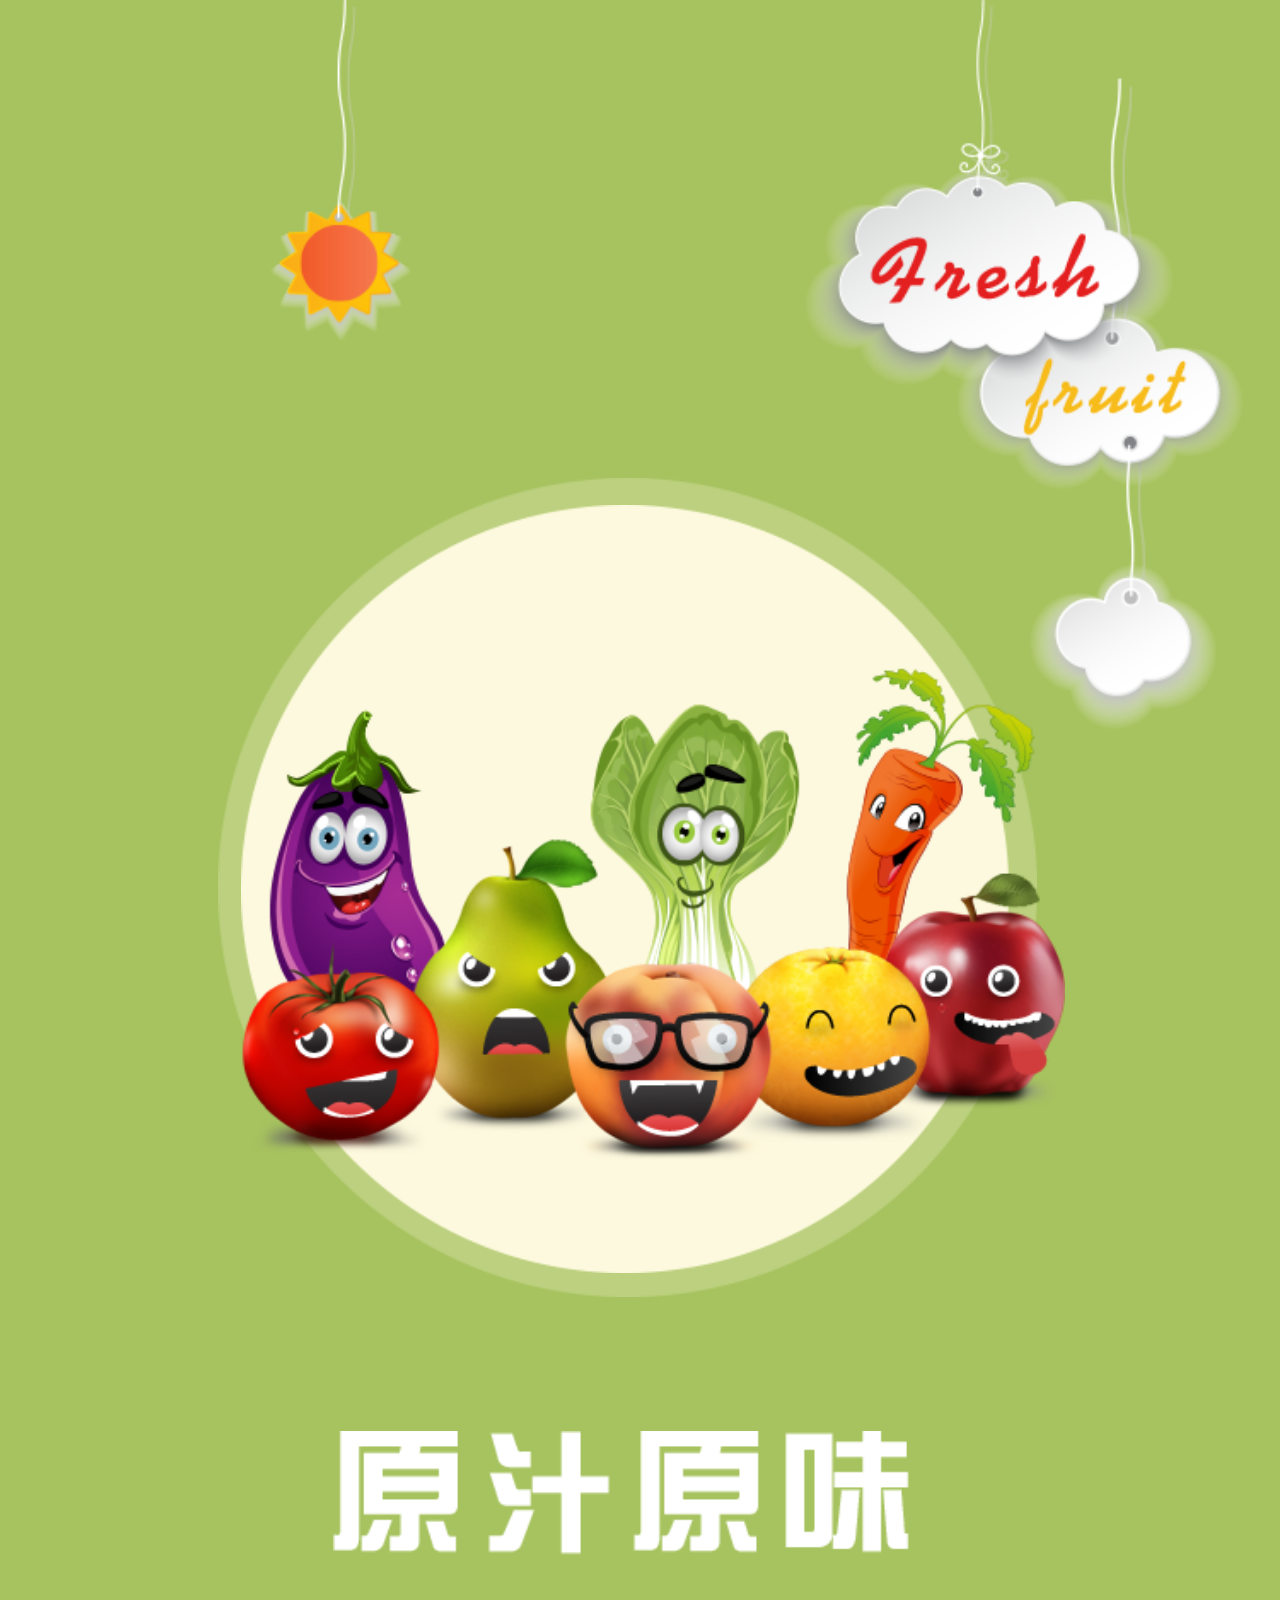
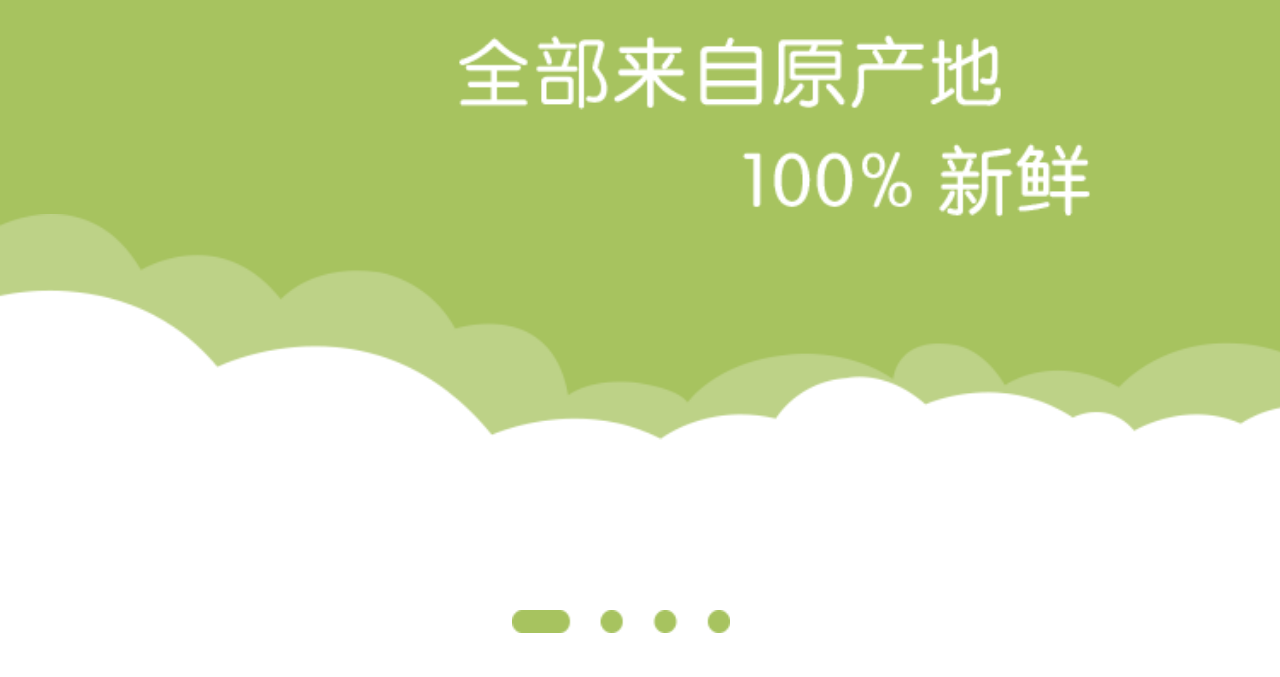
<file: index.html>
<!doctype html>
<html lang="en">
<head>
    <meta charset="UTF-8">
    <meta name="viewport"
          content="width=device-width, user-scalable=no, initial-scale=1.0, maximum-scale=1.0, minimum-scale=1.0">
    <meta http-equiv="X-UA-Compatible" content="ie=edge">
    <title>引导页</title>
    <link rel="stylesheet" type="text/css" href="css/base.css">
    <link rel="stylesheet" type="text/css" href="css/base.css">
    <script src="js/jquery-3.1.1.min.js"></script>
    <link rel="stylesheet" href="css/animate.min.css">
    <link rel="stylesheet" type="text/css" href="css/all_sass.css">
    <script>
        var pixelRatio = 1 / window.devicePixelRatio;   //还原设备的真实分辨率；
        //devicePixelRatio设备的像素比；
        document.write('<meta name="viewport" content="width=device-width,initial-scale='+pixelRatio+',minimum-scale='+pixelRatio+',maximum-scale='+pixelRatio+'" />');
        var html=document.getElementsByTagName('html')[0];
        var pageWidth=html.getBoundingClientRect().width;
        html.style.fontSize=pageWidth/10+"px";
    </script>
</head>
<body>
            <!--第一页开始-->
            <div class="all_one">
                <div class="friut1 animated tada"><img src="images/img1_friut1-1.png"></div>
                <div class="circle animated bounce"><img src="images/img1_cricle.png"></div>
                <div class="cloud_bottom1 animated fadeInLeftBig"><img src="images/img_cloud_bottom.png"></div>
                <div class="cloud_bottom2 animated fadeInRightBig"><img src="images/img_cloud_bottom2.png"></div>
                <div class="sun animated swing"><img src="images/img1_sun.png"></div>
                <div class="top_cloud animated swing"><img src="images/img1_cloud.png"></div>
                <div class="text1-1 animated bounceInDown"><img src="images/img1_text.png"></div>
                <div class="bottom_page1 animated fadeInUp"><a href="page2.html"><img src="images/img1_bottom.png"></a></div>
            </div>
            <!--第一页结束-->
            <script>
                // $(".sun img").addClass("animated swing").show(3000);
                // $(".top_cloud img").addClass("animated swing");
                $(function(){
                    $(".sun img").addClass("animated swing").show(3000);
                    $(".top_cloud img").addClass("animated swing");
                })
            </script>
            
</body>
</html>
</file>
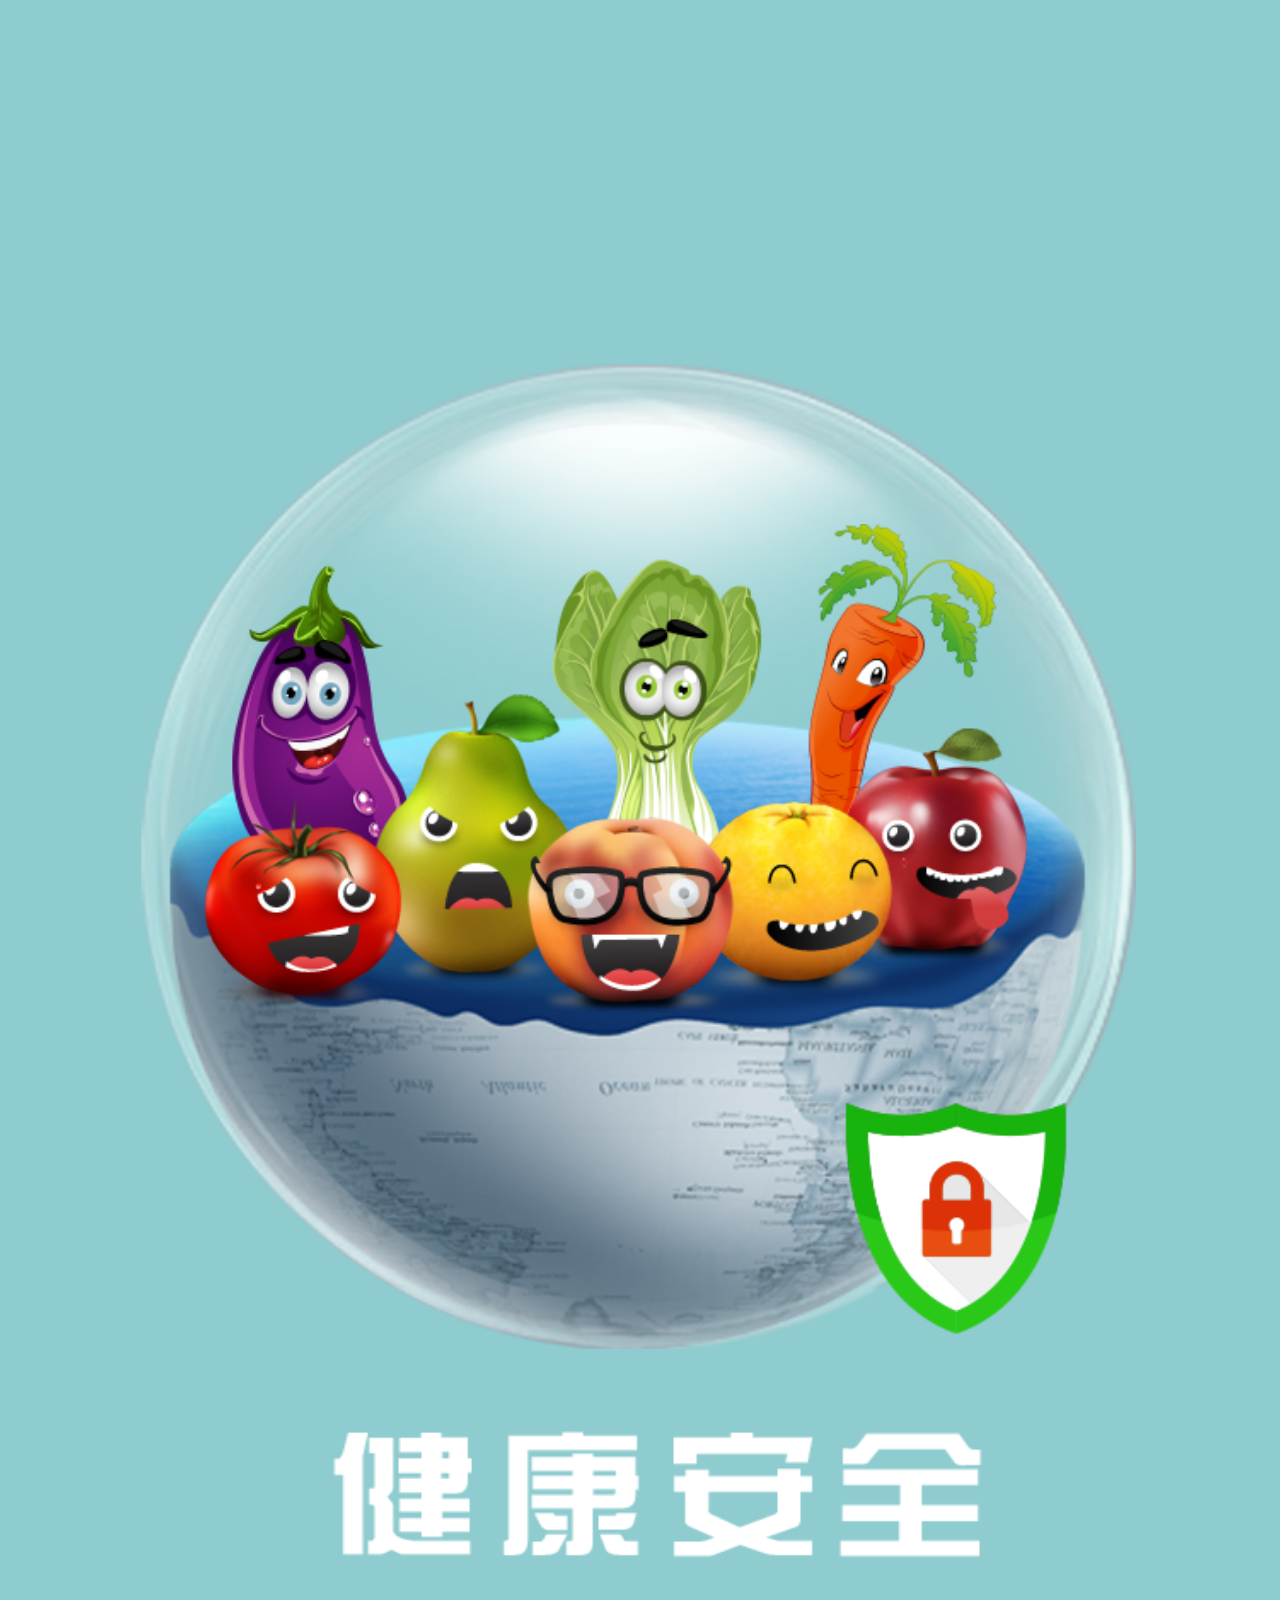
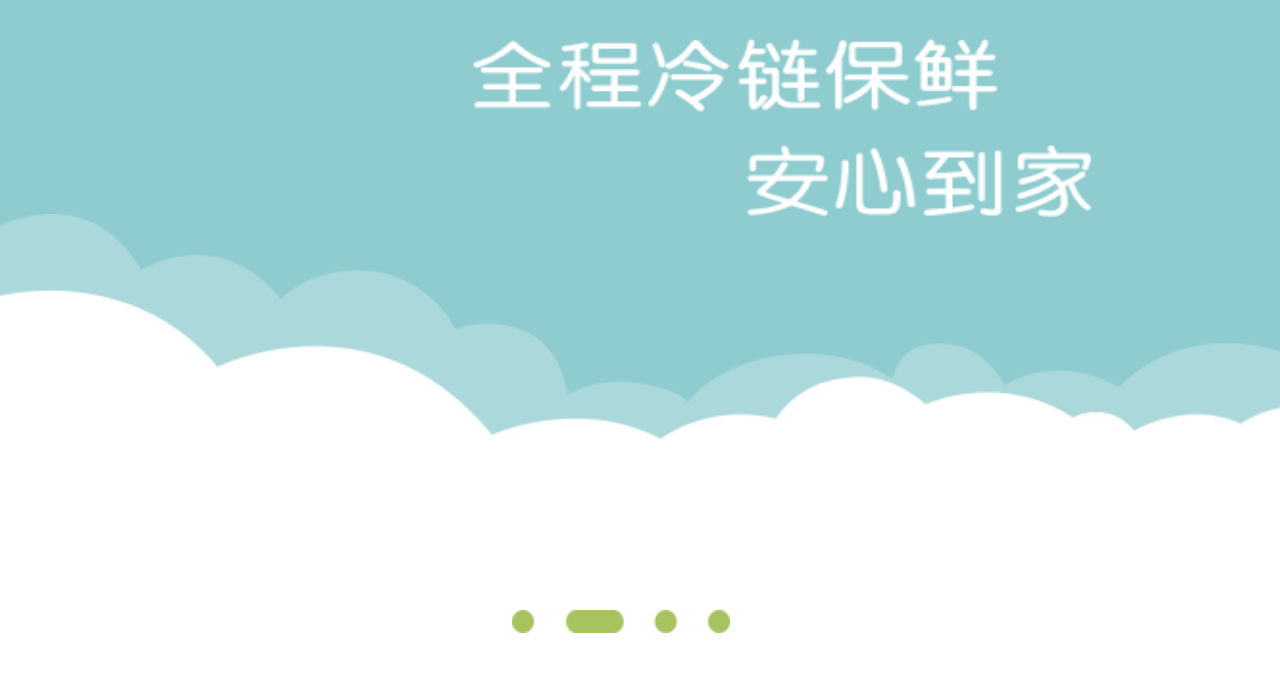
<file: page2.html>
<!doctype html>
<html lang="en">
<head>
    <meta charset="UTF-8">
    <meta name="viewport"
          content="width=device-width, user-scalable=no, initial-scale=1.0, maximum-scale=1.0, minimum-scale=1.0">
    <meta http-equiv="X-UA-Compatible" content="ie=edge">
    <title>引导页</title>
    <link rel="stylesheet" type="text/css" href="css/base.css">
    <link rel="stylesheet" type="text/css" href="css/base.css">
    <script src="js/jquery-3.1.1.min.js"></script>
    <link rel="stylesheet" href="css/animate.min.css">
    <link rel="stylesheet" type="text/css" href="css/all_sass.css">
    <script>
        var pixelRatio = 1 / window.devicePixelRatio;   //还原设备的真实分辨率；
        //devicePixelRatio设备的像素比；
        document.write('<meta name="viewport" content="width=device-width,initial-scale='+pixelRatio+',minimum-scale='+pixelRatio+',maximum-scale='+pixelRatio+'" />');
        var html=document.getElementsByTagName('html')[0];
        var pageWidth=html.getBoundingClientRect().width;
        html.style.fontSize=pageWidth/10+"px";
    </script>
</head>
<body>
            <!--第二页开始-->
            <div class="all_two">
                <div class="friut2 animated bounceIn"><img src="images/img2_friut2-2.png"></div>
                <div class="earth animated rubberBand"><img src="images/img2_earth.png"></div>
                <div class="cloud_bottom1 animated fadeInLeftBig"><img src="images/img_cloud_bottom.png"></div>
                <div class="cloud_bottom2 animated fadeInRightBig"><img src="images/img_cloud_bottom2.png"></div>
                <div class="text1-1 animated bounceInDown"><img src="images/img2_text.png"></div>
                <div class="bottom_page1 animated fadeInUp"><a href="page3.html"><img src="images/img2_bottom.png"></a></div>
            </div>
            <!--第二页结束-->
</body>
</html>
</file>
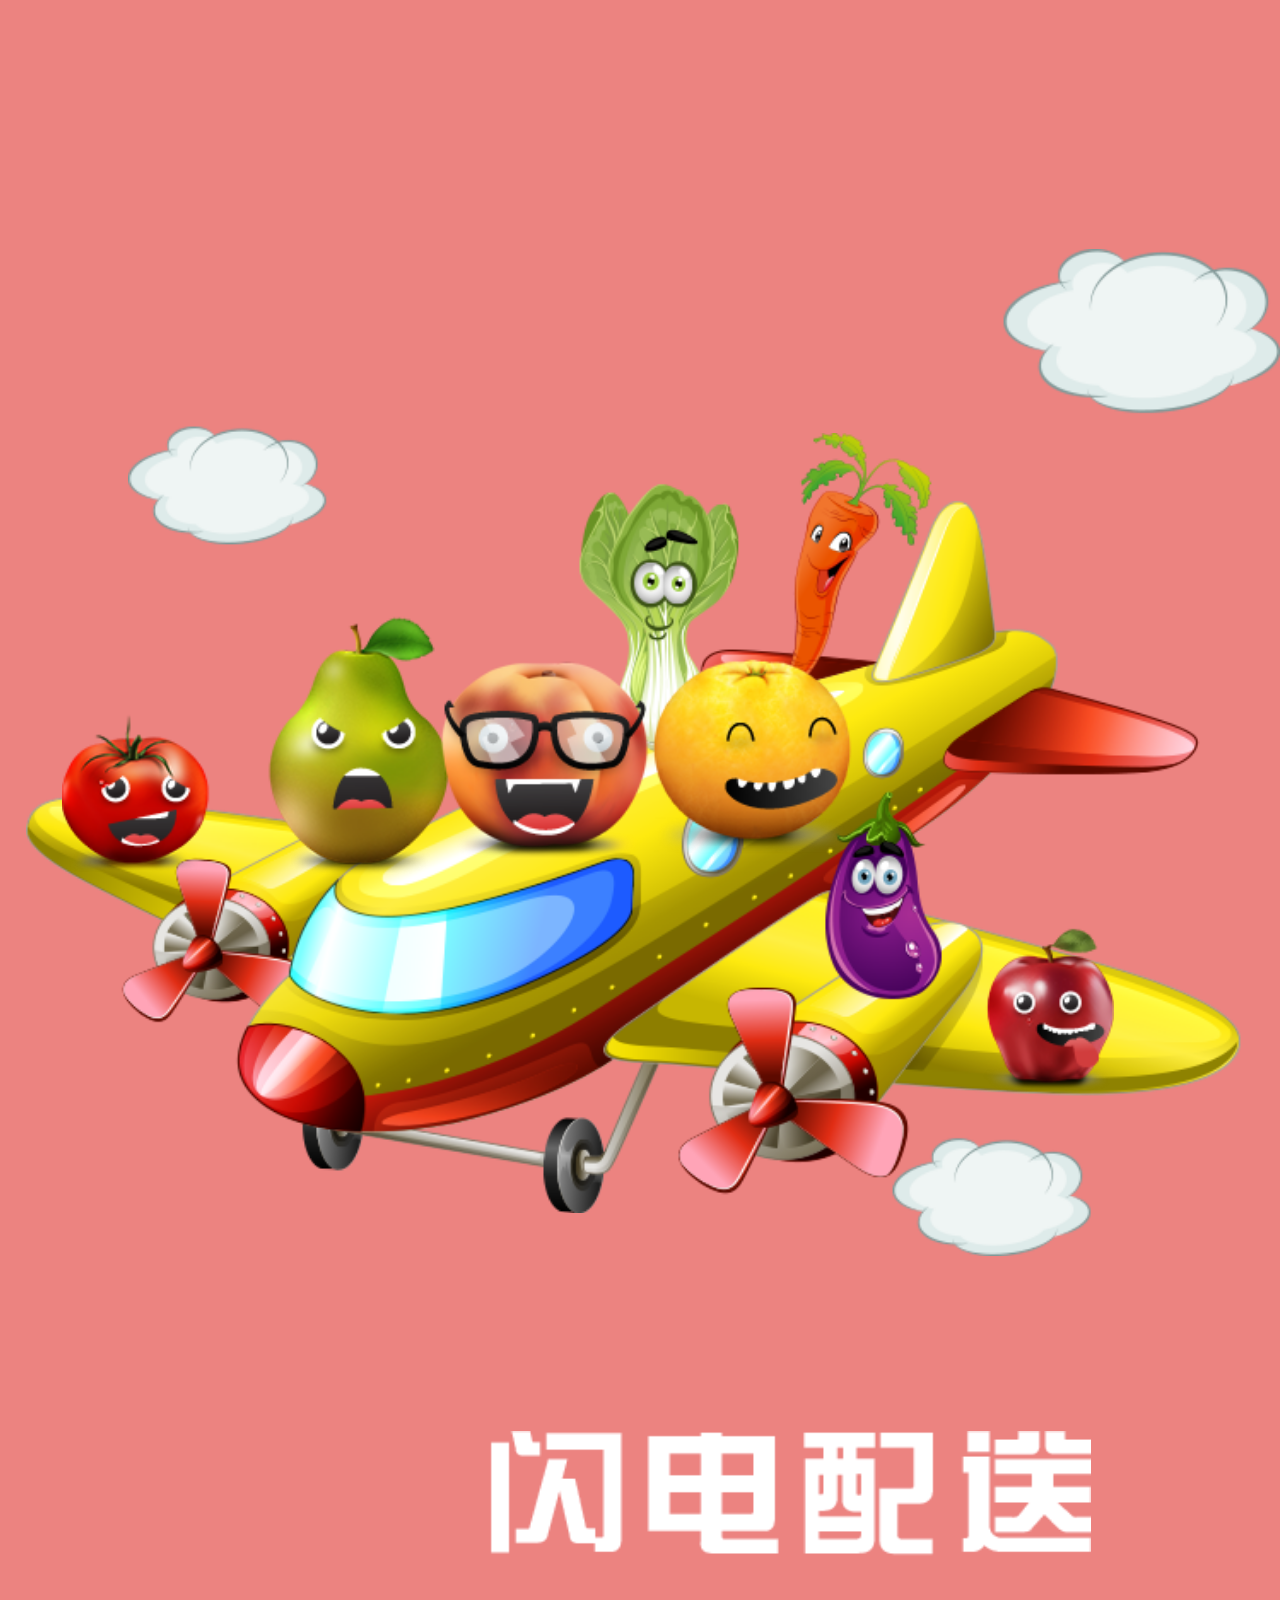
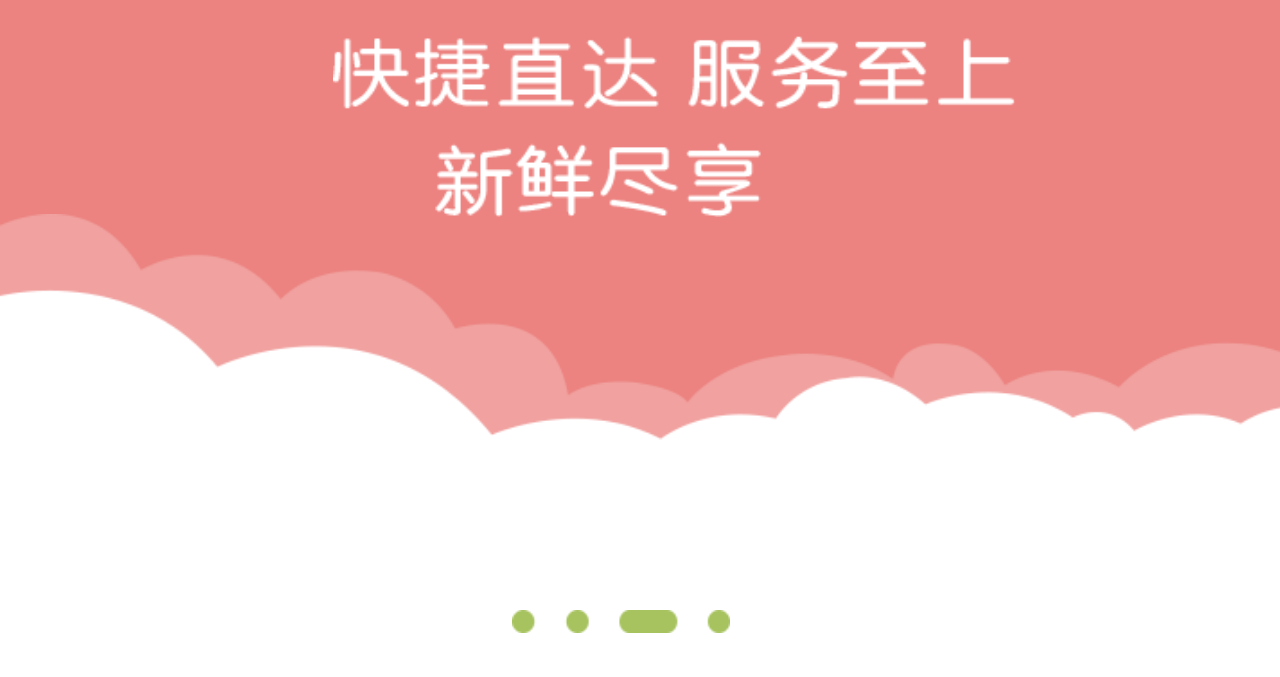
<file: page3.html>
<!doctype html>
<html lang="en">
<head>
    <meta charset="UTF-8">
    <meta name="viewport"
          content="width=device-width, user-scalable=no, initial-scale=1.0, maximum-scale=1.0, minimum-scale=1.0">
    <meta http-equiv="X-UA-Compatible" content="ie=edge">
    <title>引导页</title>
    <link rel="stylesheet" type="text/css" href="css/base.css">
    <link rel="stylesheet" type="text/css" href="css/base.css">
    <script src="js/jquery-3.1.1.min.js"></script>
    <link rel="stylesheet" href="css/animate.min.css">
    <link rel="stylesheet" type="text/css" href="css/all_sass.css">
    <script>
        var pixelRatio = 1 / window.devicePixelRatio;   //还原设备的真实分辨率；
        //devicePixelRatio设备的像素比；
        document.write('<meta name="viewport" content="width=device-width,initial-scale='+pixelRatio+',minimum-scale='+pixelRatio+',maximum-scale='+pixelRatio+'" />');
        var html=document.getElementsByTagName('html')[0];
        var pageWidth=html.getBoundingClientRect().width;
        html.style.fontSize=pageWidth/10+"px";
    </script>
</head>
<body>

            <!--第三页开始-->
            <div class="all_three">
                <div class="cloud_bottom1 animated fadeInLeftBig"><img src="images/img_cloud_bottom.png"></div>
                <div class="cloud_bottom2 animated fadeInRightBig"><img src="images/img_cloud_bottom2.png"></div>
                <div class="text1-1 animated bounceInDown"><img src="images/img3_text.png"></div>
                <div class="bottom_page1 animated fadeInUp"><a href="page4.html"><img src="images/img3_bottom.png"></a></div>
                <div class="clouds animated pulse"><img src="images/img3_cloud.png"></div>
                <div class="feiji animated rotateInDownRight"><img src="images/img3_feiji.png"></div>
                <div class="friut3 animated bounceInLeft"><img src="images/img3_friut3-3.png"></div>
            </div>
            <!--第三页结束-->
</body>
</html>
</file>
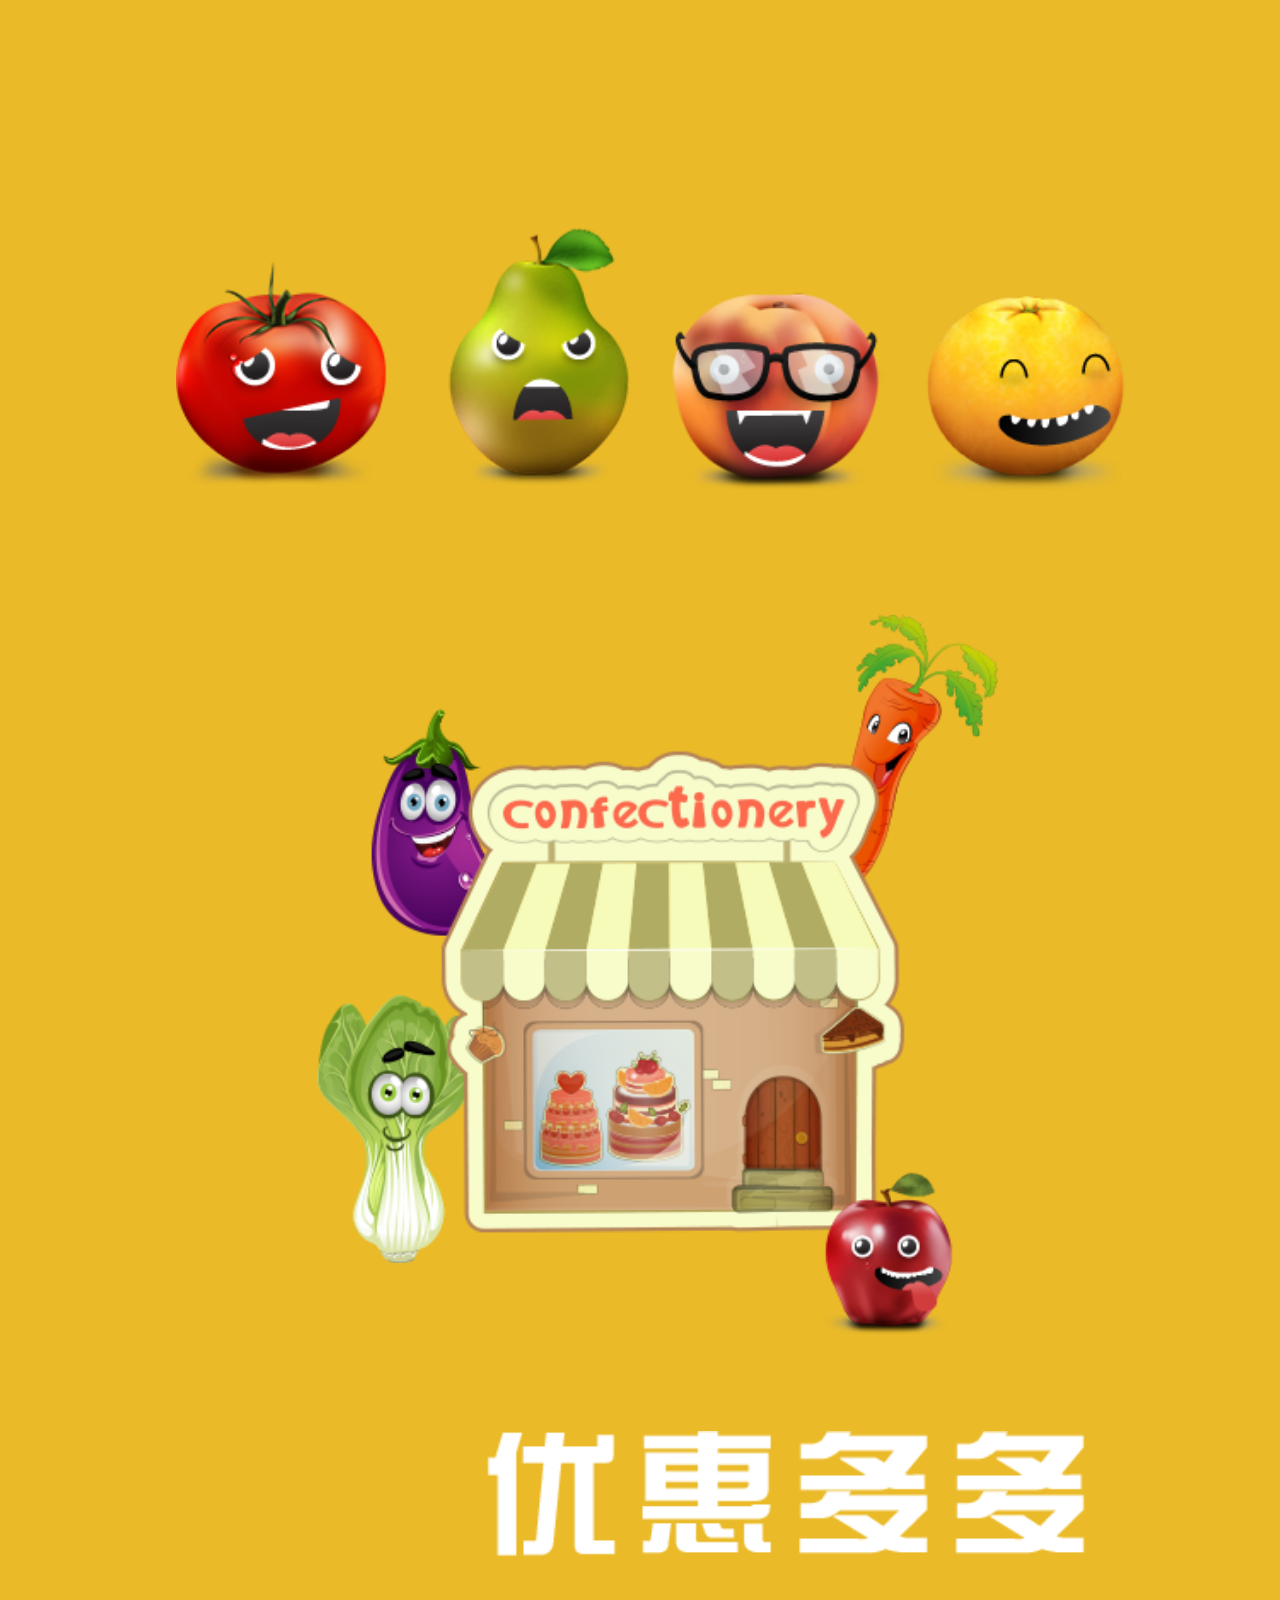
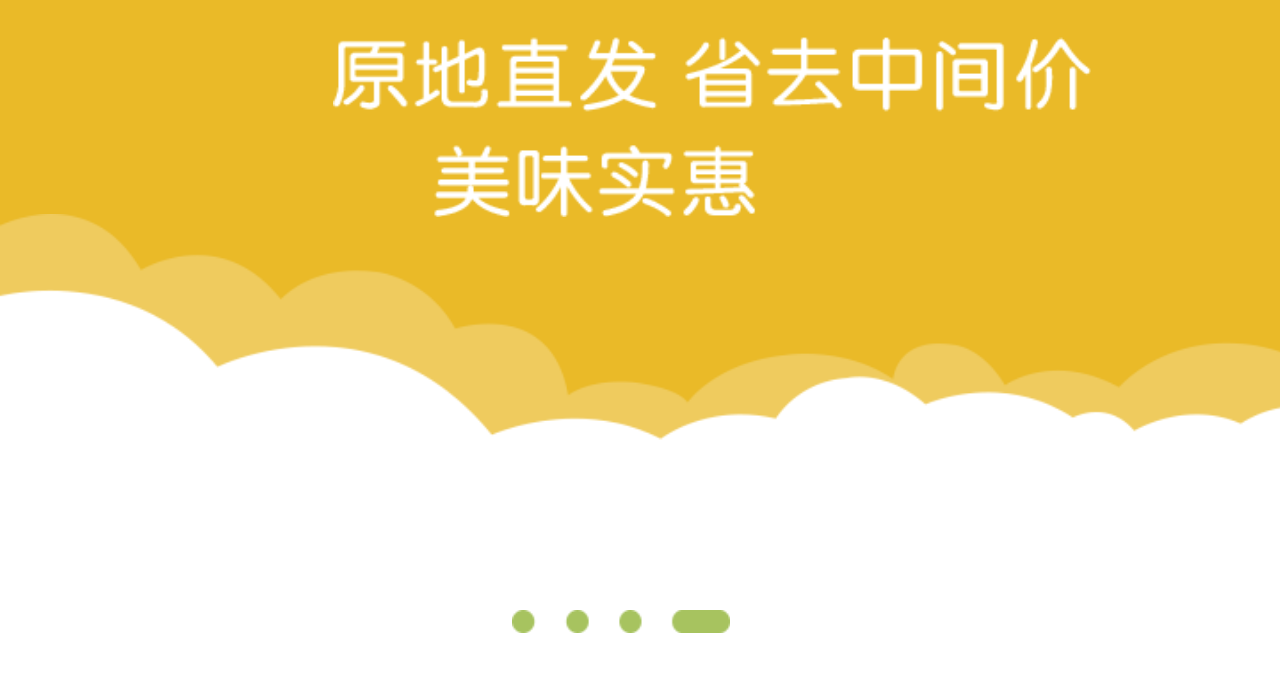
<file: page4.html>
<!doctype html>
<html lang="en">
<head>
    <meta charset="UTF-8">
    <meta name="viewport"
          content="width=device-width, user-scalable=no, initial-scale=1.0, maximum-scale=1.0, minimum-scale=1.0">
    <meta http-equiv="X-UA-Compatible" content="ie=edge">
    <title>引导页</title>
    <link rel="stylesheet" type="text/css" href="css/base.css">
    <link rel="stylesheet" type="text/css" href="css/base.css">
    <script src="js/jquery-3.1.1.min.js"></script>
    <link rel="stylesheet" href="css/animate.min.css">
    <link rel="stylesheet" type="text/css" href="css/all_sass.css">
    <script>
        var pixelRatio = 1 / window.devicePixelRatio;   //还原设备的真实分辨率；
        //devicePixelRatio设备的像素比；
        document.write('<meta name="viewport" content="width=device-width,initial-scale='+pixelRatio+',minimum-scale='+pixelRatio+',maximum-scale='+pixelRatio+'" />');
        var html=document.getElementsByTagName('html')[0];
        var pageWidth=html.getBoundingClientRect().width;
        html.style.fontSize=pageWidth/10+"px";
    </script>
</head>
<body>
            <!--第四页开始-->
            <div class="all_four">
                <div class="cloud_bottom1 animated fadeInLeftBig"><img src="images/img_cloud_bottom.png"></div>
                <div class="cloud_bottom2 animated fadeInRightBig"><img src="images/img_cloud_bottom2.png"></div>
                <div class="text1-1 animated bounceInDown"><img src="images/img4_text.png"></div>
                <div class="bottom_page1 animated fadeInUp"><a href="show/show.html"><img src="images/img4_bottom.png"></a></div>
                <div class="friut4 animated bounceInDown"><img src="images/img4_friut4-4.png"></div>
                <div class="house animated tada"><img src="images/img4_house.png"></div>
            </div>
            <!--第四页结束-->
</body>
</html>
</file>
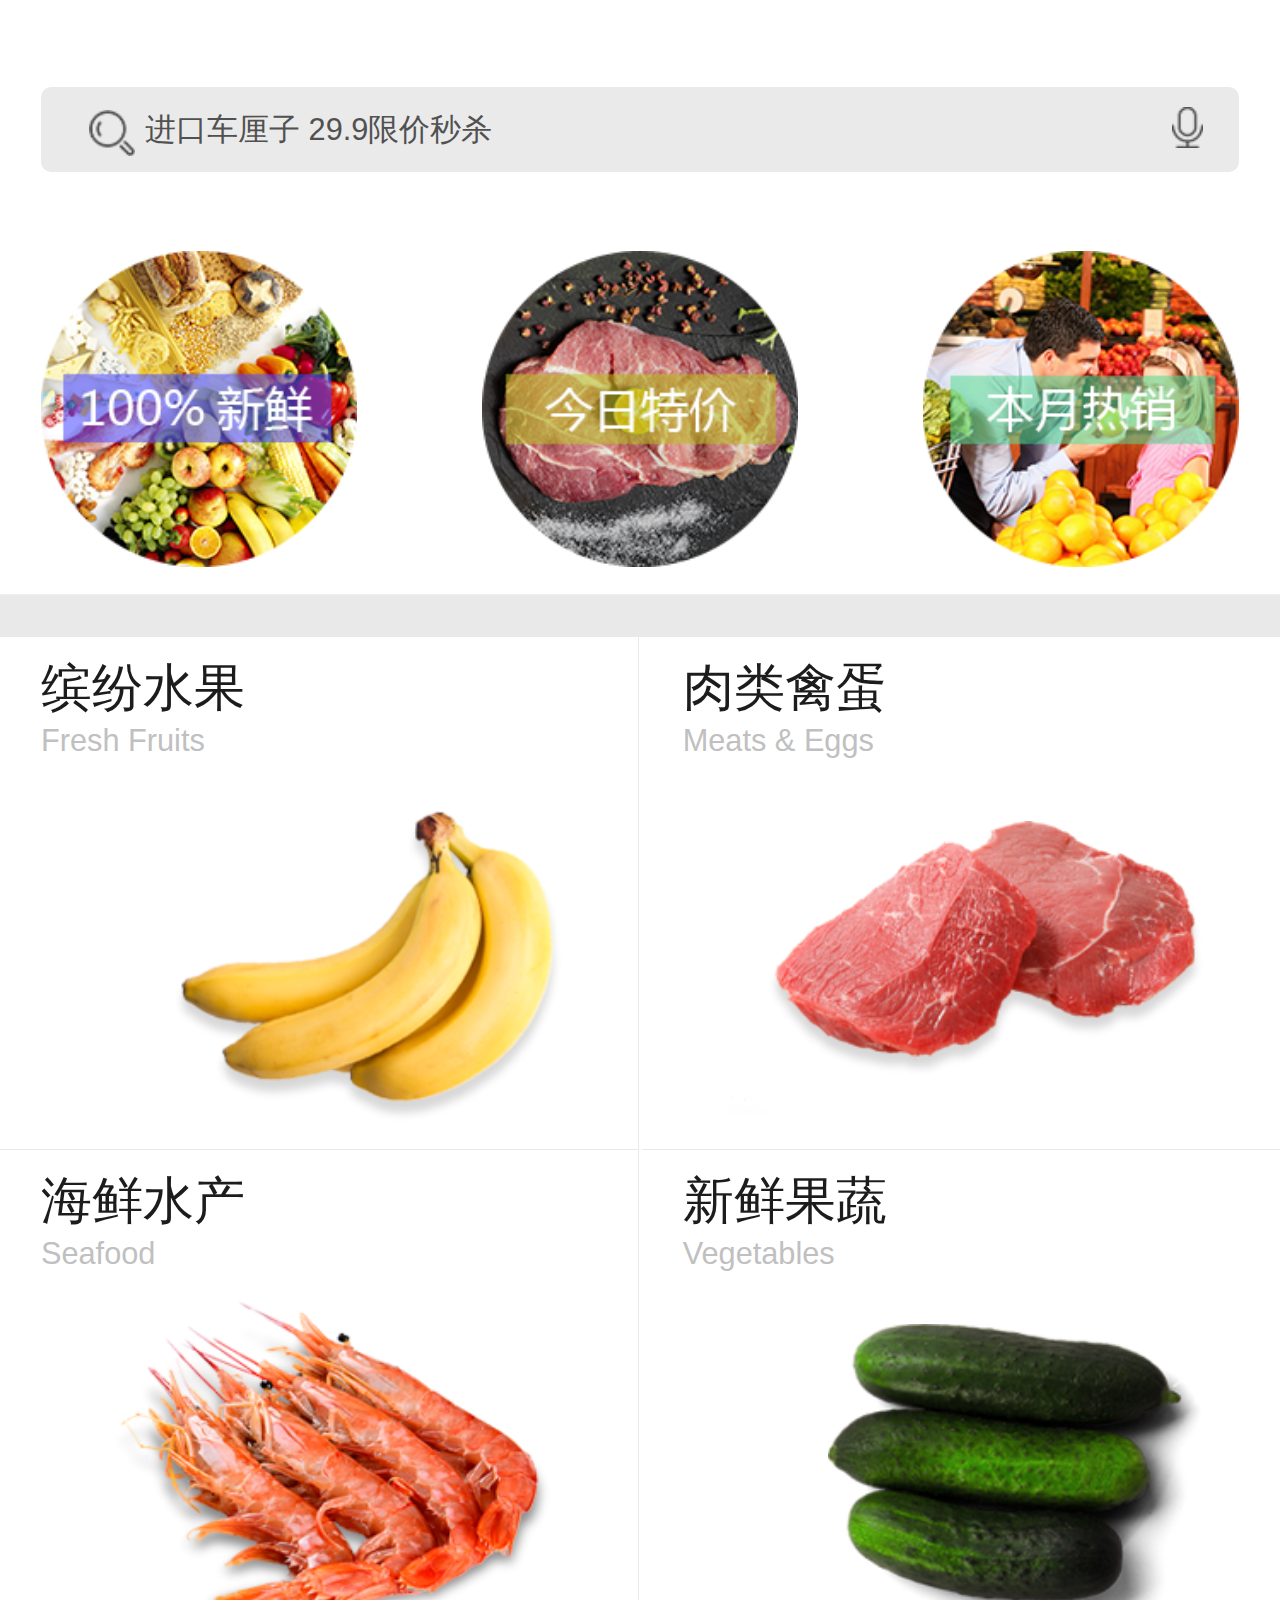
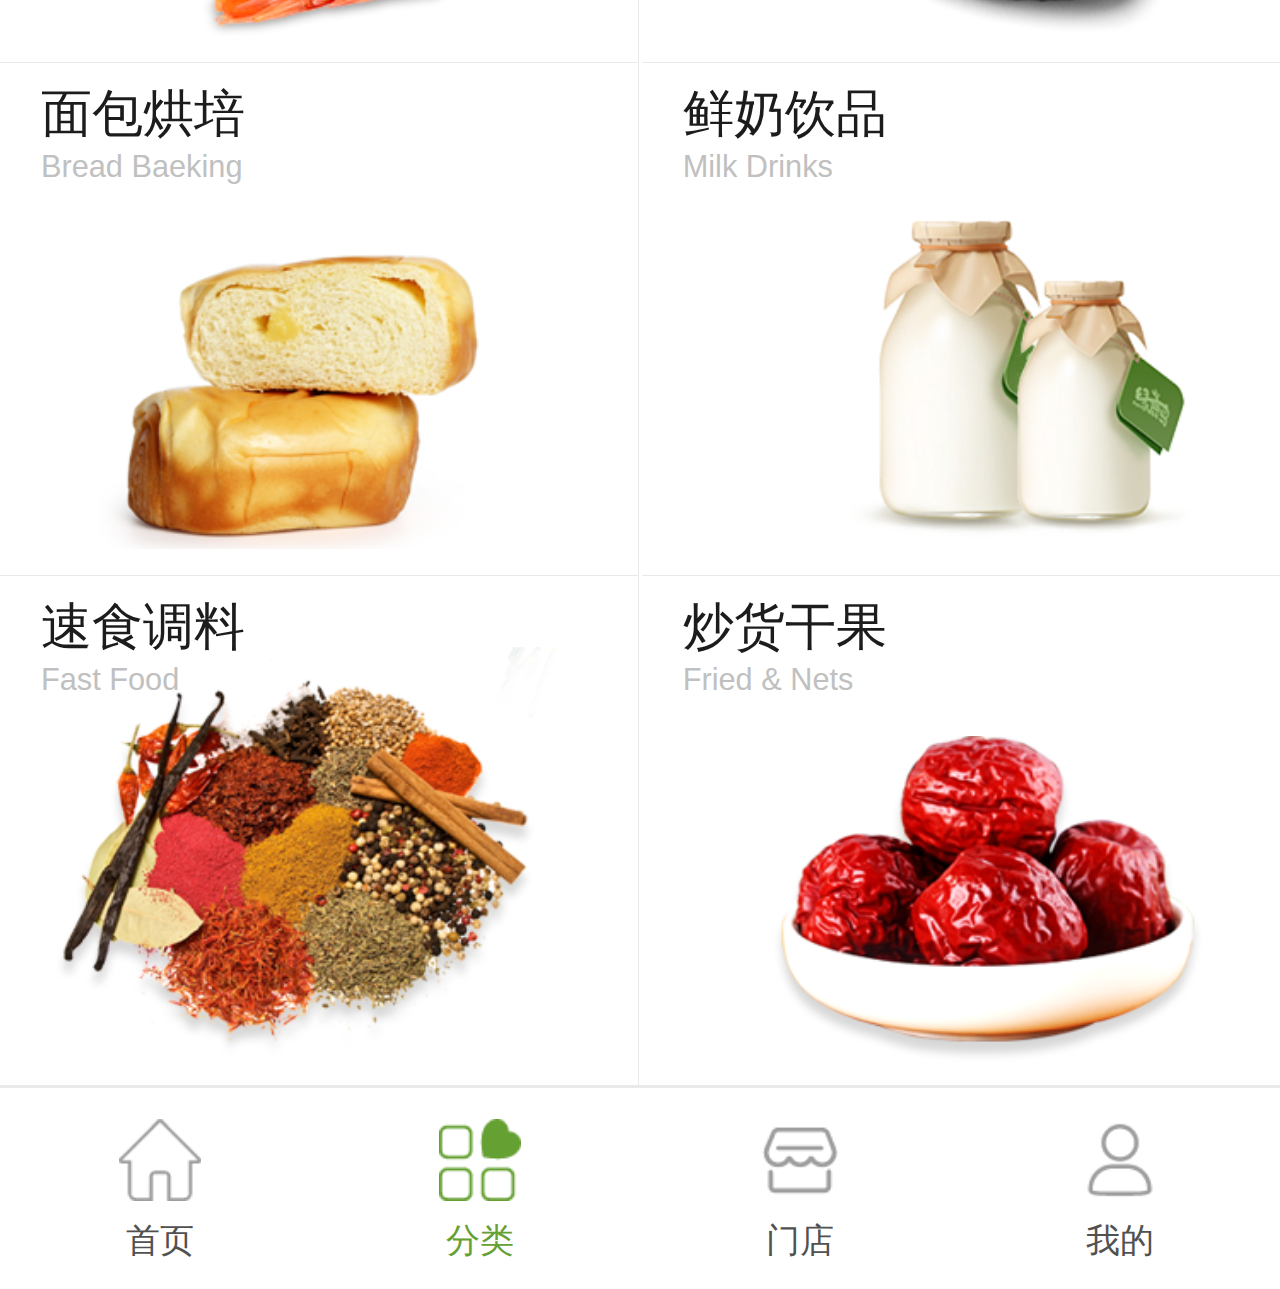
<file: classify/classify.html>
<!doctype html>
<html lang="en">
<head>
    <meta charset="UTF-8">
    <meta name="viewport"
          content="width=device-width, user-scalable=no, initial-scale=1.0, maximum-scale=1.0, minimum-scale=1.0">
    <meta http-equiv="X-UA-Compatible" content="ie=edge">
    <title>分类</title>
    <link rel="stylesheet" type="text/css" href="css/base.css">
    <link rel="stylesheet" type="text/css" href="css/classify.css">
    <script src="js/jquery-3.1.1.min.js"></script>
    <script>
        var pixelRatio = 1 / window.devicePixelRatio;   //还原设备的真实分辨率；
        //devicePixelRatio设备的像素比；
        document.write('<meta name="viewport" content="width=device-width,initial-scale='+pixelRatio+',minimum-scale='+pixelRatio+',maximum-scale='+pixelRatio+'" />');
        var html=document.getElementsByTagName('html')[0];
        var pageWidth=html.getBoundingClientRect().width;
        html.style.fontSize=pageWidth/10+"px";
    </script>
</head>
<body>
<div class="all">
    <!--1.顶端导航开始-->
    <div class="top_navs">
        <div class="search_find">
            <div class="button_top">进口车厘子 29.9限价秒杀</div>
            <div class="ico_find"><img src="images/ico_sousuo.png"></div>
            <div class="ico_voice"><img src="images/ico_yuyin.png"></div>
        </div>
        <ul class="freshpro-ul">
            <li><img src="images/img_xinxian1.png"></li>
            <li><img src="images/img_xinxian2.png"></li>
            <li><img src="images/img_xinxian3.png"></li>
        </ul>
    </div>
    <!--1.顶端导航结束-->
    <script>
        $(function(){
            $(document).scroll(function(){
                var y=$(document).scrollTop();
                console.log(y);
                if(y>=400){
                    $('.search_find').css({'position':'fixed','z-index':'9999'})
                }
            })
        })
    </script>

    <!--2.产品栏开始-->
    <div class="various_product">
        <ul class="various-ul">
            <li>
                <p>缤纷水果</p>
                <span>Fresh Fruits</span>
                <img src="images/pro_imgs1.png">
            </li>
            <li>
                <p>肉类禽蛋</p>
                <span>Meats & Eggs</span>
                <img src="images/pro_imgs2.png">
            </li>
            <li>
                <p>海鲜水产</p>
                <span>Seafood</span>
                <img src="images/pro_imgs3.png">
            </li>
            <li>
                <p>新鲜果蔬</p>
                <span>Vegetables</span>
                <img src="images/pro_imgs4.png">
            </li>
            <li>
                <p>面包烘培</p>
                <span>Bread Baeking</span>
                <img src="images/pro_imgs5.png">
            </li>
            <li>
                <p>鲜奶饮品</p>
                <span>Milk Drinks</span>
                <img src="images/pro_imgs6.png">
            </li>
            <li>
                <p>速食调料</p>
                <span>Fast Food</span>
                <img src="images/pro_imgs7.png">
            </li>
            <li>
                <p>炒货干果</p>
                <span>Fried & Nets</span>
                <img src="images/pro_imgs8.png">
            </li>
        </ul>
    </div>
    <!--2.产品栏结束-->
    <script>
        $(function(){
            $('.various-ul li:odd').css('border-bottom','1px solid #e9e9e9');
            $('.various-ul li:even').css({
                'border-bottom':'1px solid #e9e9e9',
                'border-right':'1px solid #e9e9e9'
            });
        })
    </script>

    <!--7.尾部导航开始-->
    <div class="bottom_nav">
        <ul class="botnav-ul">
            <li>
                <img src="images/ico_house.png">
                <a href="../show/show.html">首页</a>
            </li>
            <li>
                <img src="images/ico_classify_green.png">
                <a href="#" class="special">分类</a>
            </li>
            <li>
                <img src="images/ico_store.png">
                <a href="../store_details/store_details.html">门店</a>
            </li>
            <li>
                <img src="images/ico_mine.png">
                <a href="#">我的</a>
            </li>
        </ul>
    </div>
    <!--7.尾部导航结束-->

</div>
</body>
</html>
</file>
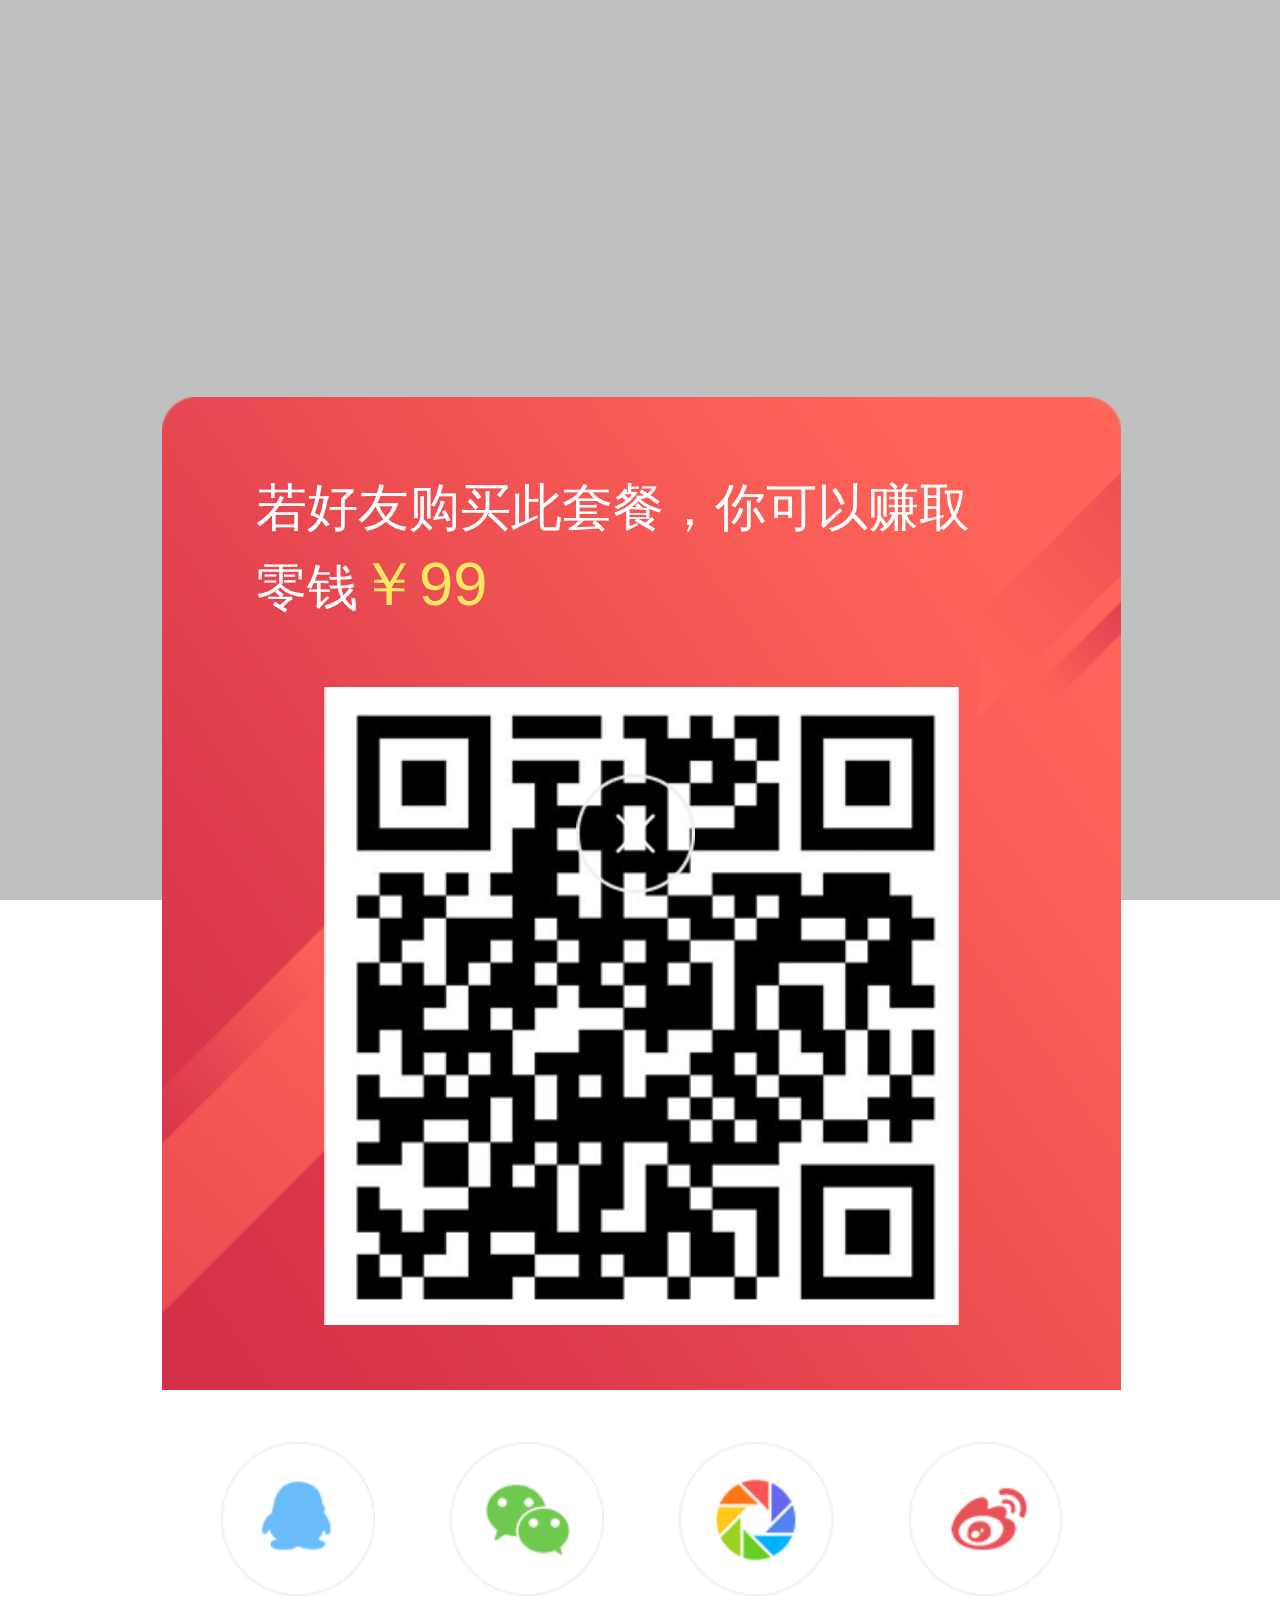
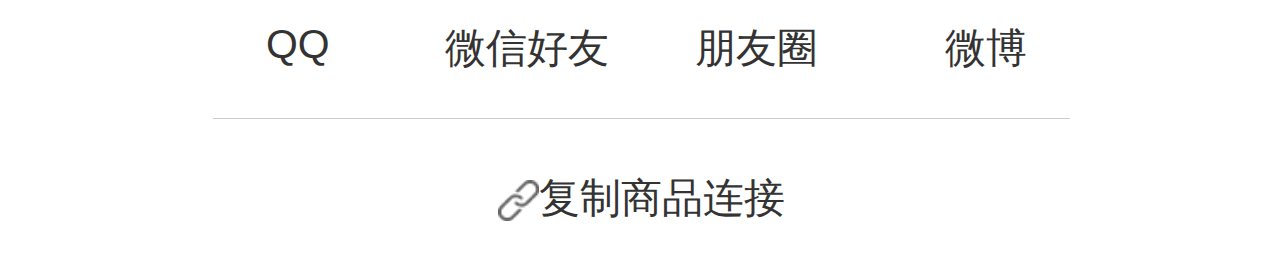
<file: code/code.html>
<!doctype html>
<html lang="en">
<head>
    <meta charset="UTF-8">
    <meta name="viewport"
          content="width=device-width, user-scalable=no, initial-scale=1.0, maximum-scale=1.0, minimum-scale=1.0">
    <meta http-equiv="X-UA-Compatible" content="ie=edge">
    <title>Scan a QR Code</title>
    <link rel="stylesheet" type="text/css" href="css/code.css">
    <meta name="viewport" content="width=device-width,initial-scale=1.0,maximum-scale=1.0,minimum-scale=1.0,user-scalable=no">
    <script>
        var pixelRatio = 1 / window.devicePixelRatio;   //还原设备的真实分辨率；
        //devicePixelRatio设备的像素比；

        document.write('<meta name="viewport" content="width=device-width,initial-scale='+pixelRatio+',minimum-scale='+pixelRatio+',maximum-scale='+pixelRatio+'" />');
        var html=document.getElementsByTagName('html')[0];
        var pageWidth=html.getBoundingClientRect().width;
        html.style.fontSize=pageWidth/10+"px";
    </script>
    <!--
        1.固定定位元素内容中有input，会导致触发键盘之后导致固定定位错位；

    -->
</head>
<body>
<div class="bg-big"></div>
<div class="mc-code">
    <div class="top-code">
        <p>若好友购买此套餐，你可以赚取 零钱<i>￥99</i></p>
        <img src="images/code.png">
    </div>
    <div class="bot-code">
        <div class="all-logo">
            <ul class="al-ul">
                <li><img src="images/qq.png">QQ</li>
                <li><img src="images/weixin.png">微信好友</li>
                <li><img src="images/renren.png">朋友圈</li>
                <li><img src="images/weibo.png">微博</li>
            </ul>
        </div>
        <div class="bot-txt"><img src="images/ico-分享-复制链接.png">复制商品连接</div>
    </div>
</div>
<div class="tanchu"><a href="../store_details/store_details.html"><img src="images/ico-弹出-关闭.png"></a></div>
</body>
</html>
</file>
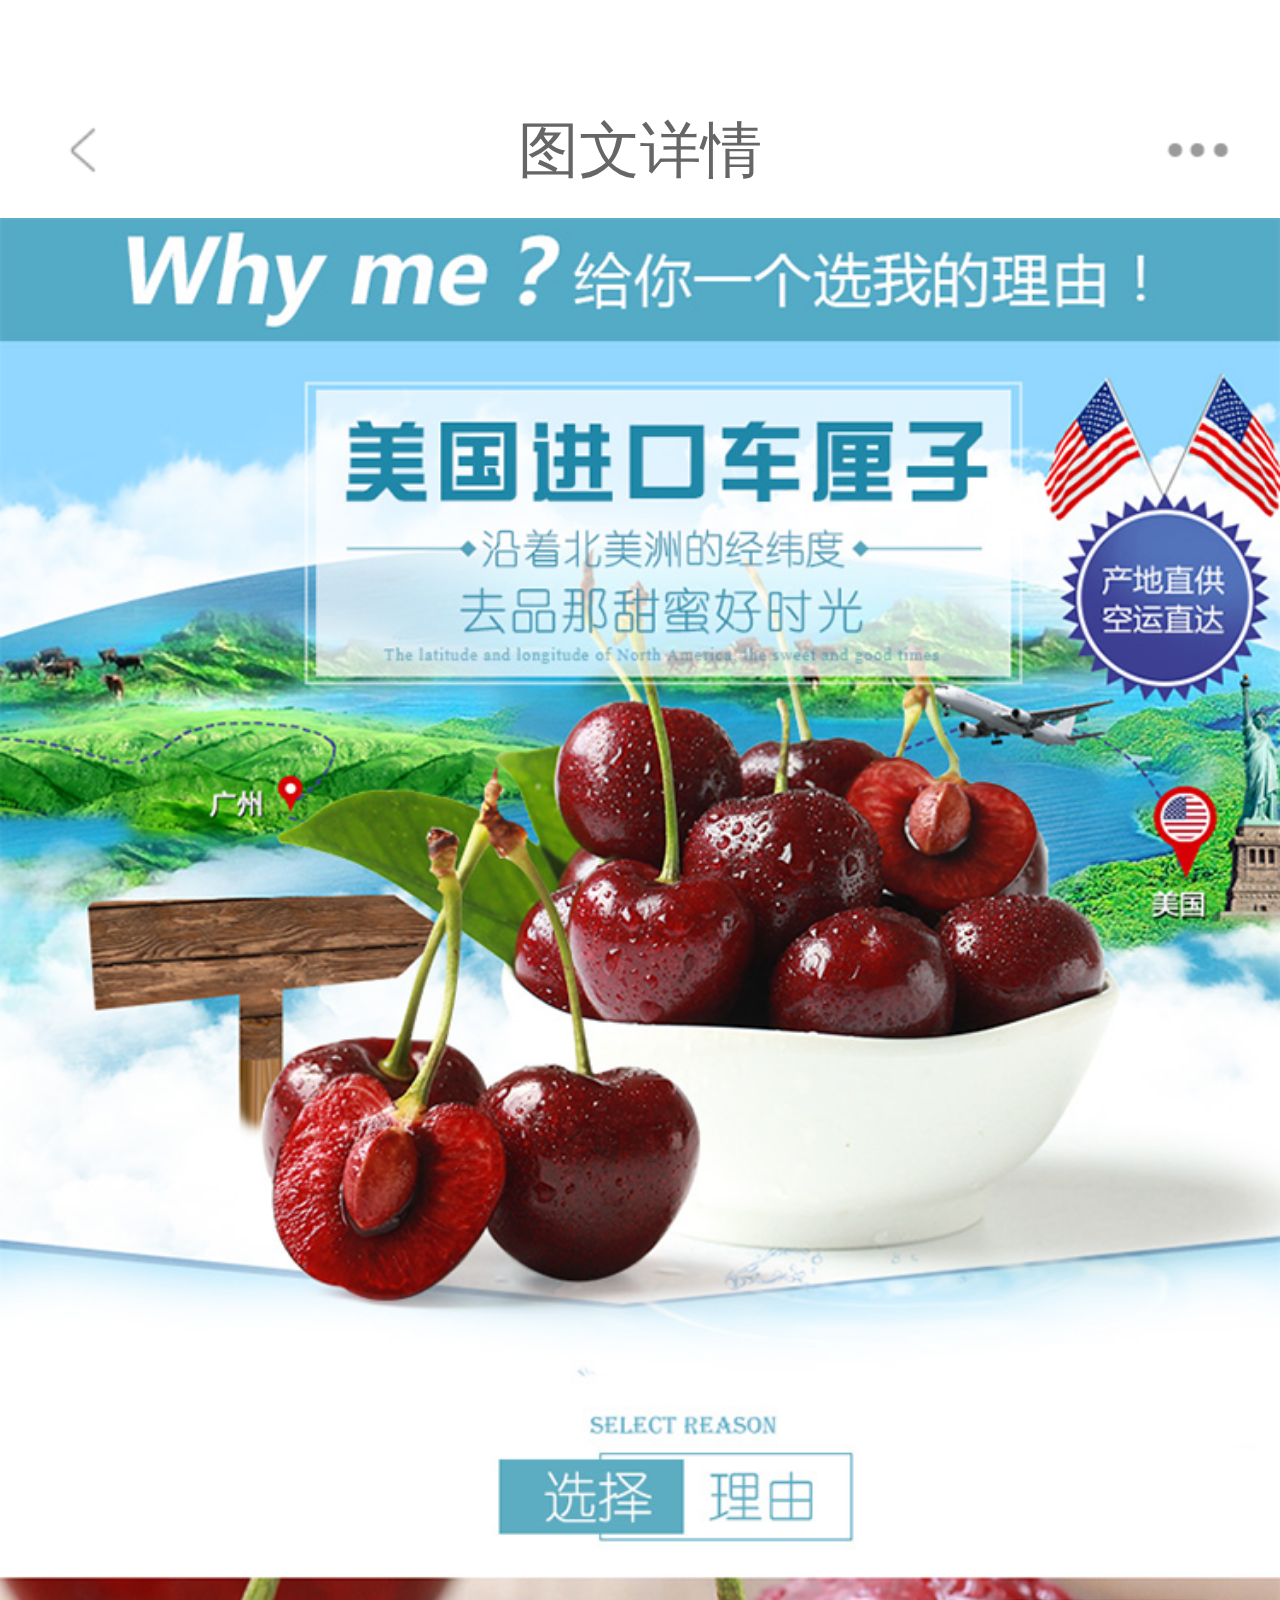
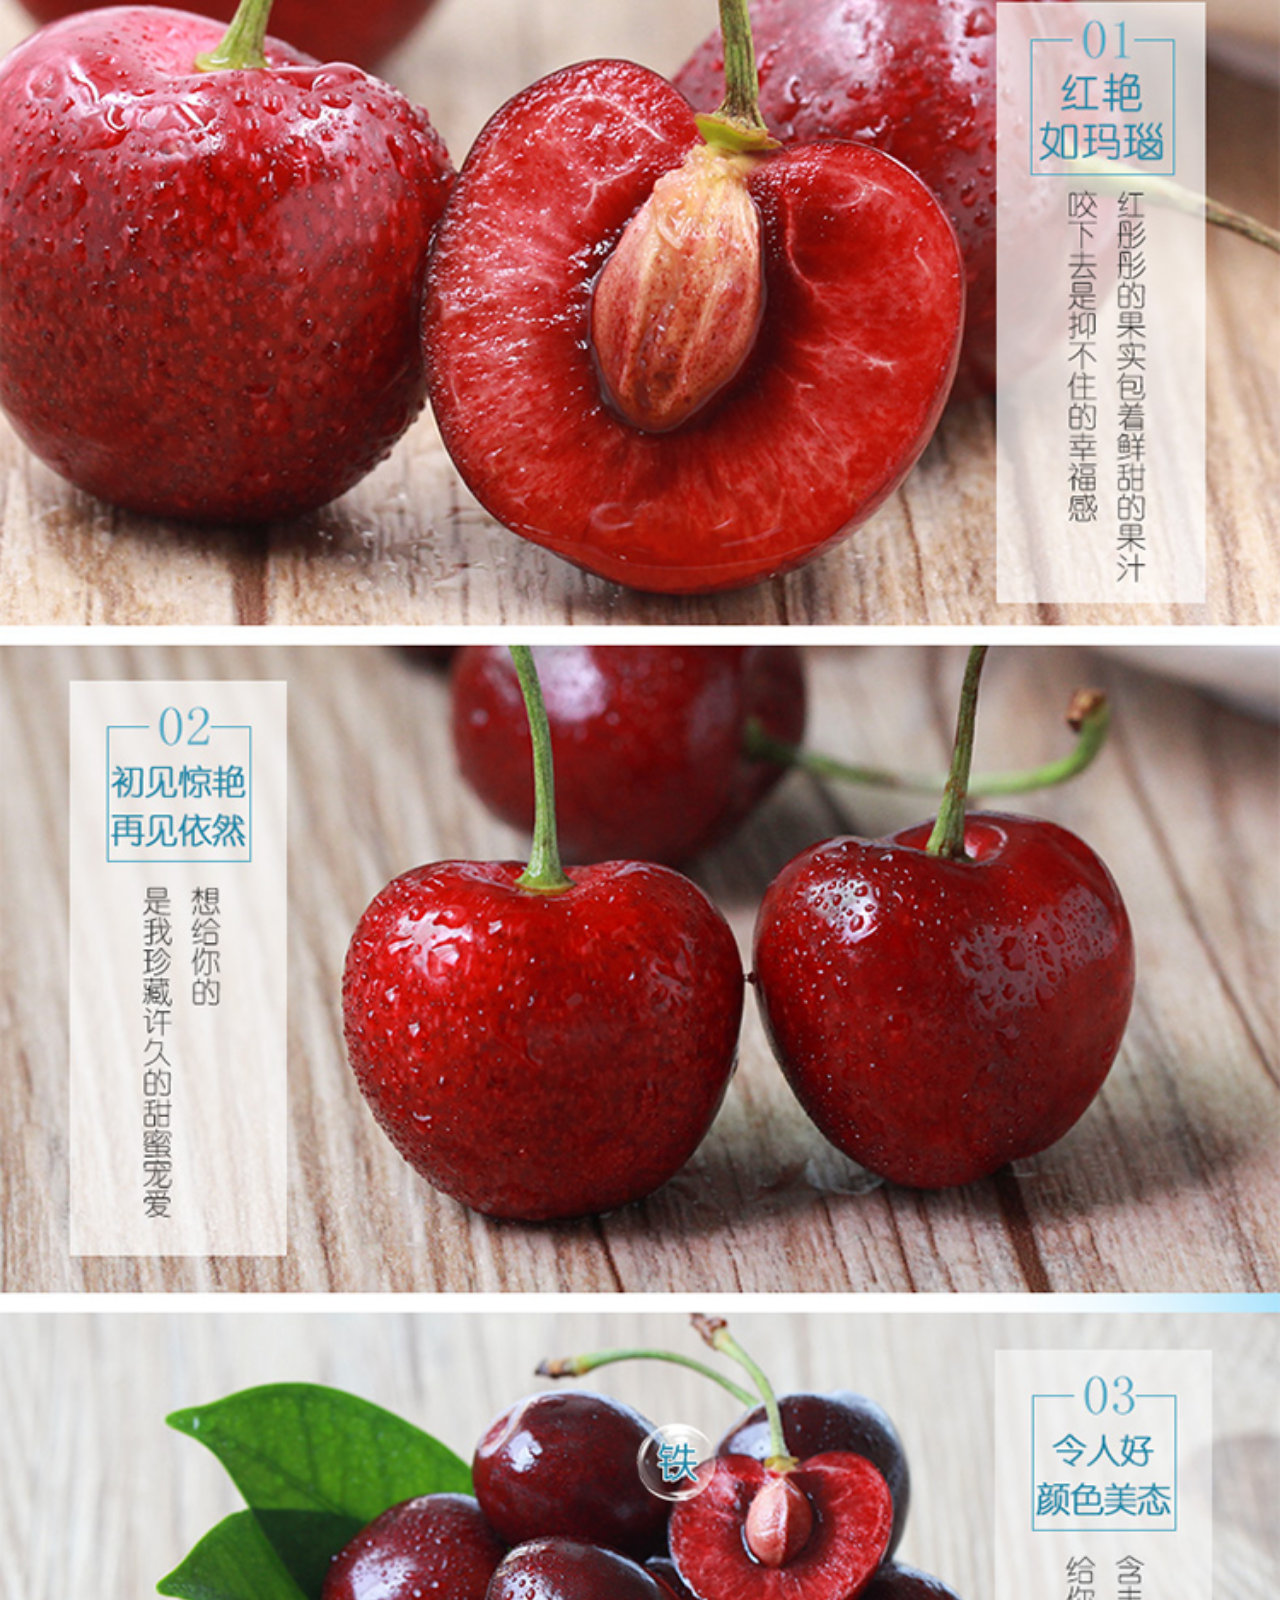
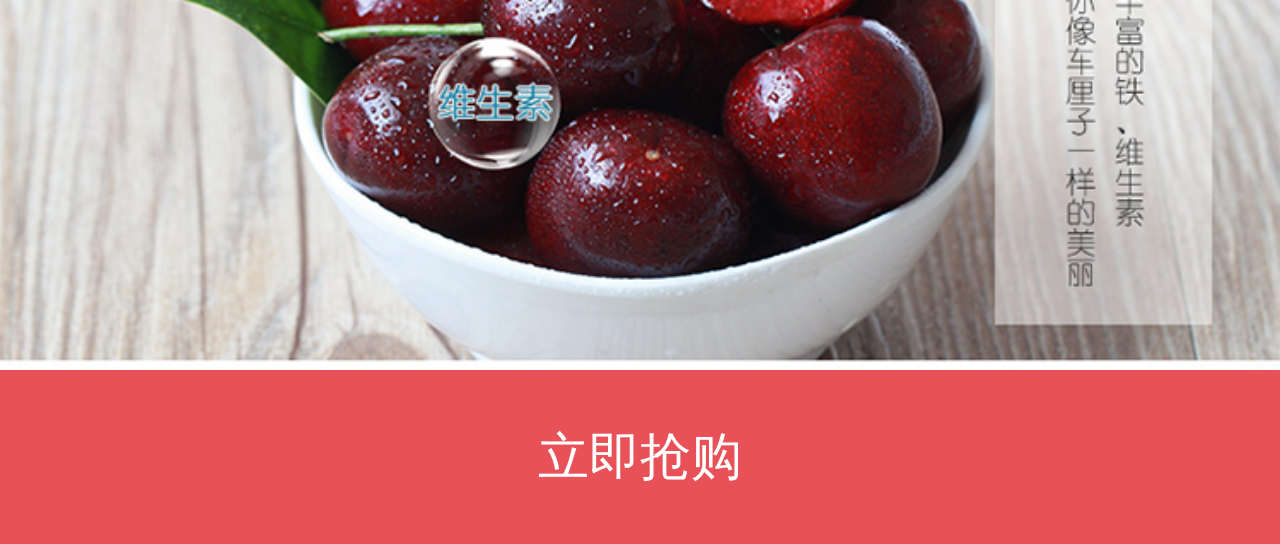
<file: imgs_details/imgs_details.html>
<!doctype html>
<html lang="en">
<head>
    <meta charset="UTF-8">
    <meta name="viewport"
          content="width=device-width, user-scalable=no, initial-scale=1.0, maximum-scale=1.0, minimum-scale=1.0">
    <meta http-equiv="X-UA-Compatible" content="ie=edge">
    <title>图文详情</title>
    <link rel="stylesheet" type="text/css" href="css/detail.css">
    <meta name="viewport" content="width=device-width,initial-scale=1.0,maximum-scale=1.0,minimum-scale=1.0,user-scalable=no">
    <script>
        var pixelRatio = 1 / window.devicePixelRatio;   //还原设备的真实分辨率；
        //devicePixelRatio设备的像素比；

    document.write('<meta name="viewport" content="width=device-width,initial-scale='+pixelRatio+',minimum-scale='+pixelRatio+',maximum-scale='+pixelRatio+'" />');
    var html=document.getElementsByTagName('html')[0];
    var pageWidth=html.getBoundingClientRect().width;
    html.style.fontSize=pageWidth/10+"px";
    </script>
    <!--
        1.固定定位元素内容中有input，会导致触发键盘之后导致固定定位错位；
    -->
</head>
<body>
<div class="mc-twxq">
    <div class="mc-twxqtit">
        <ul class="twxq-ul">
            <li><img src="images/ico-back.png"></li>
            <li>图文详情</li>
            <li><img src="images/ico-more.png"></li>
        </ul>
    </div>
    <div class="mc-baimei"><img src="images/bigbanner1.png"></div>
    <div class="mc-baimei2"><img src="images/bigbanner3.png"></div>
    <div class="mc-baimei3"><img src="images/bigbanner4.png"></div>
    <div class="mc-lijqg"><a href="../store_details/store_details.html">立即抢购</a></div>
</div>
</body>
</html>
</file>
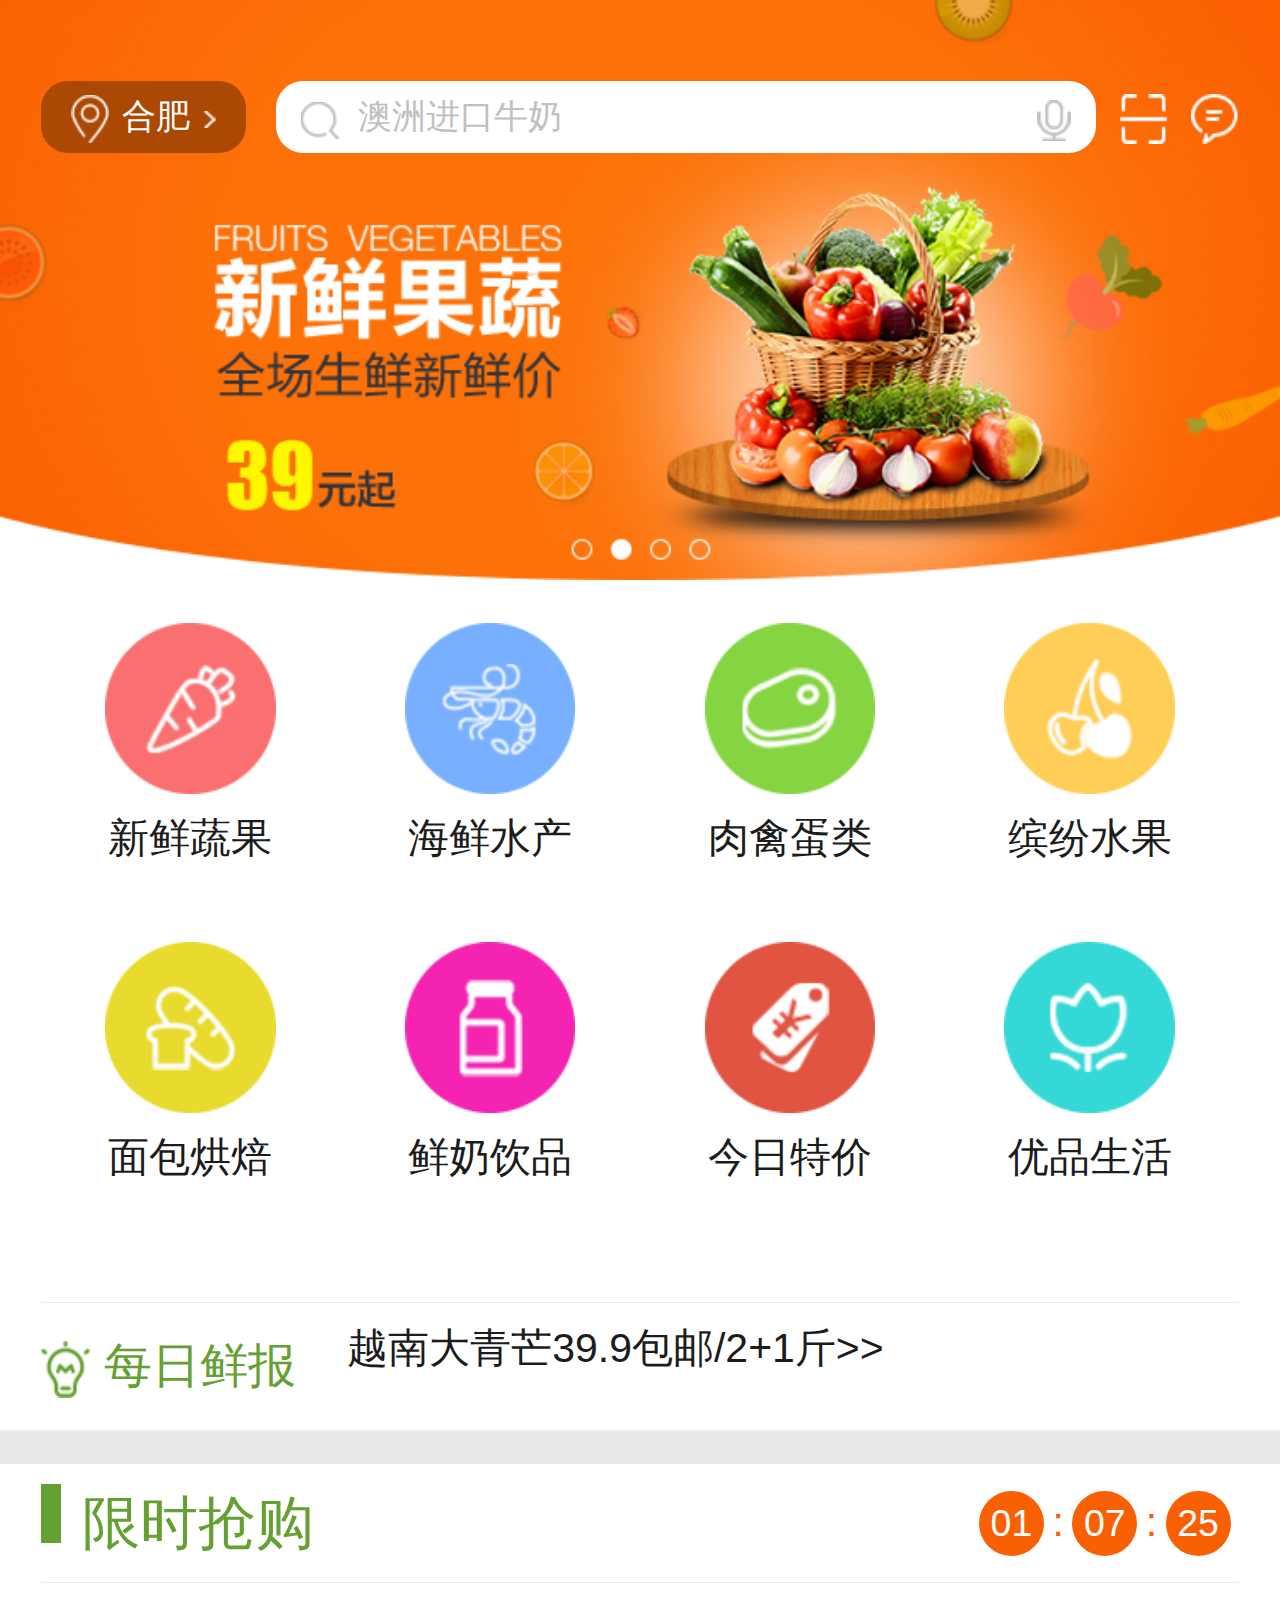
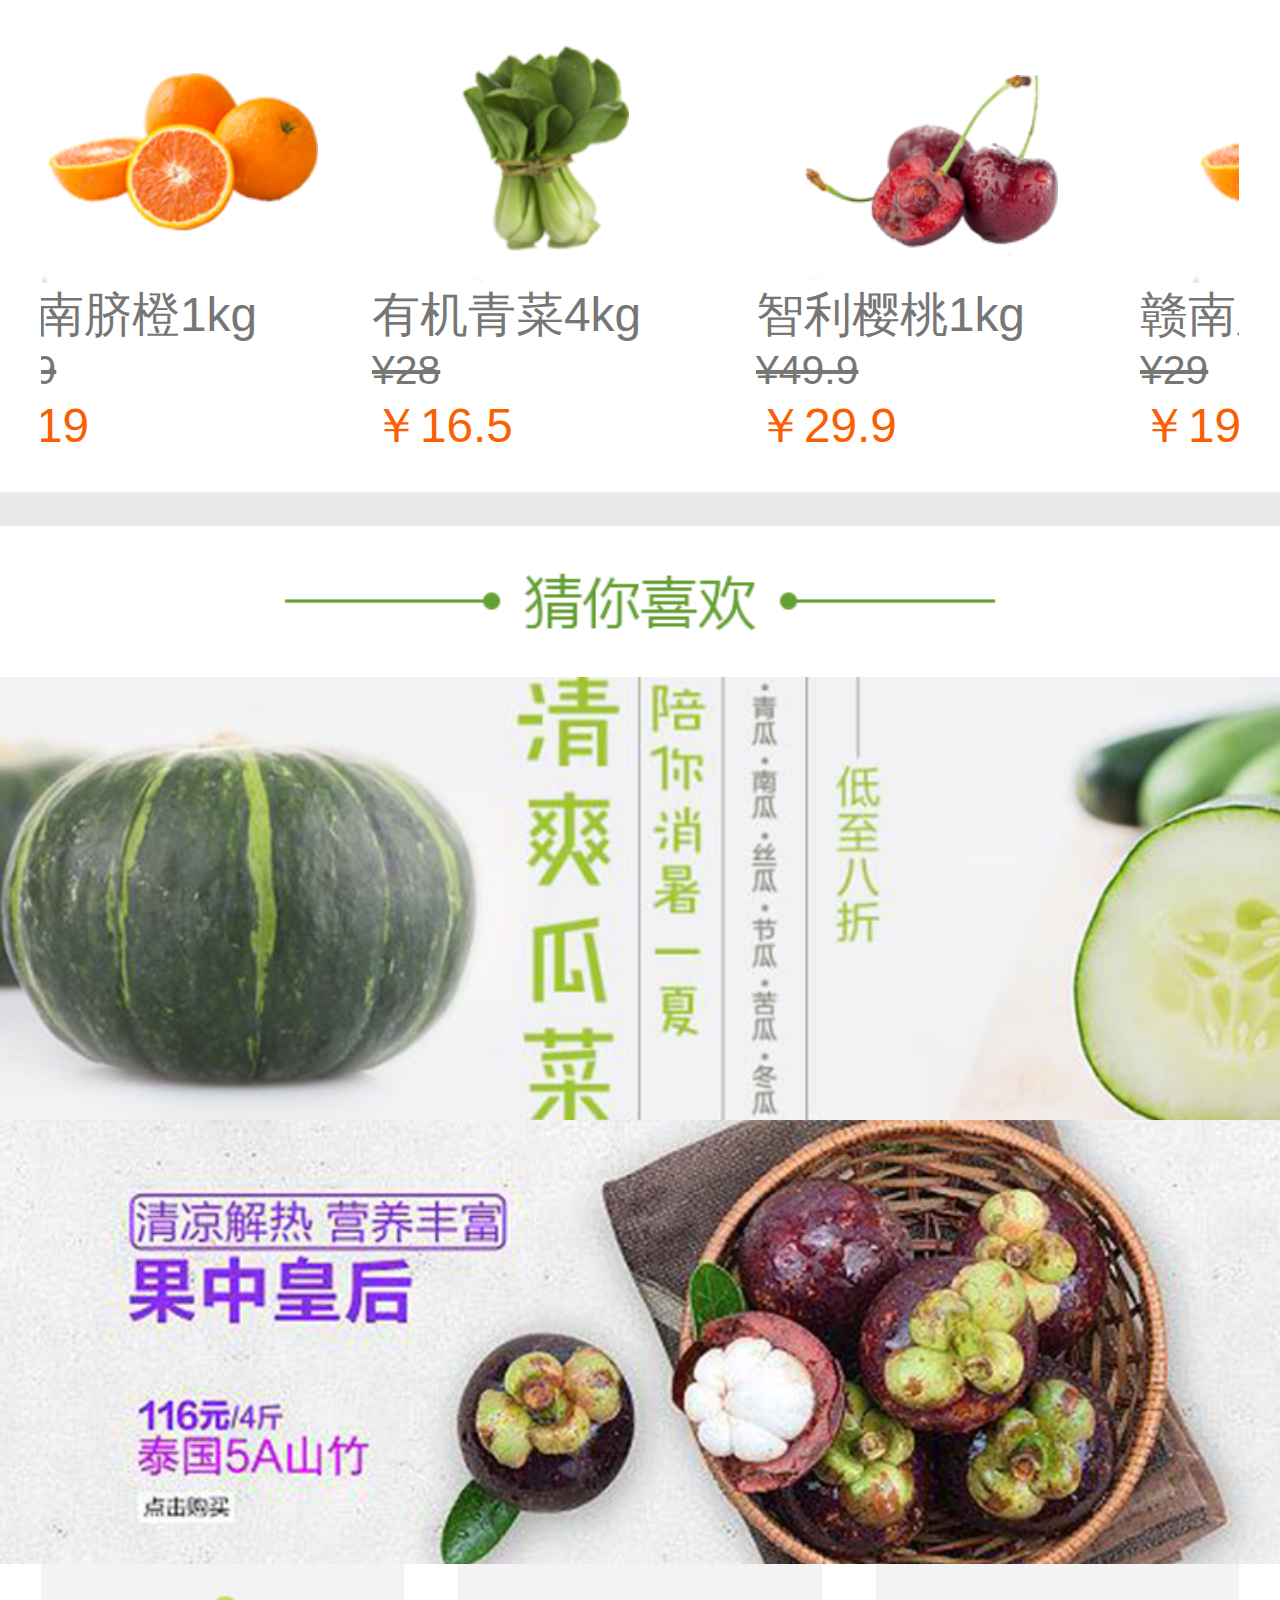
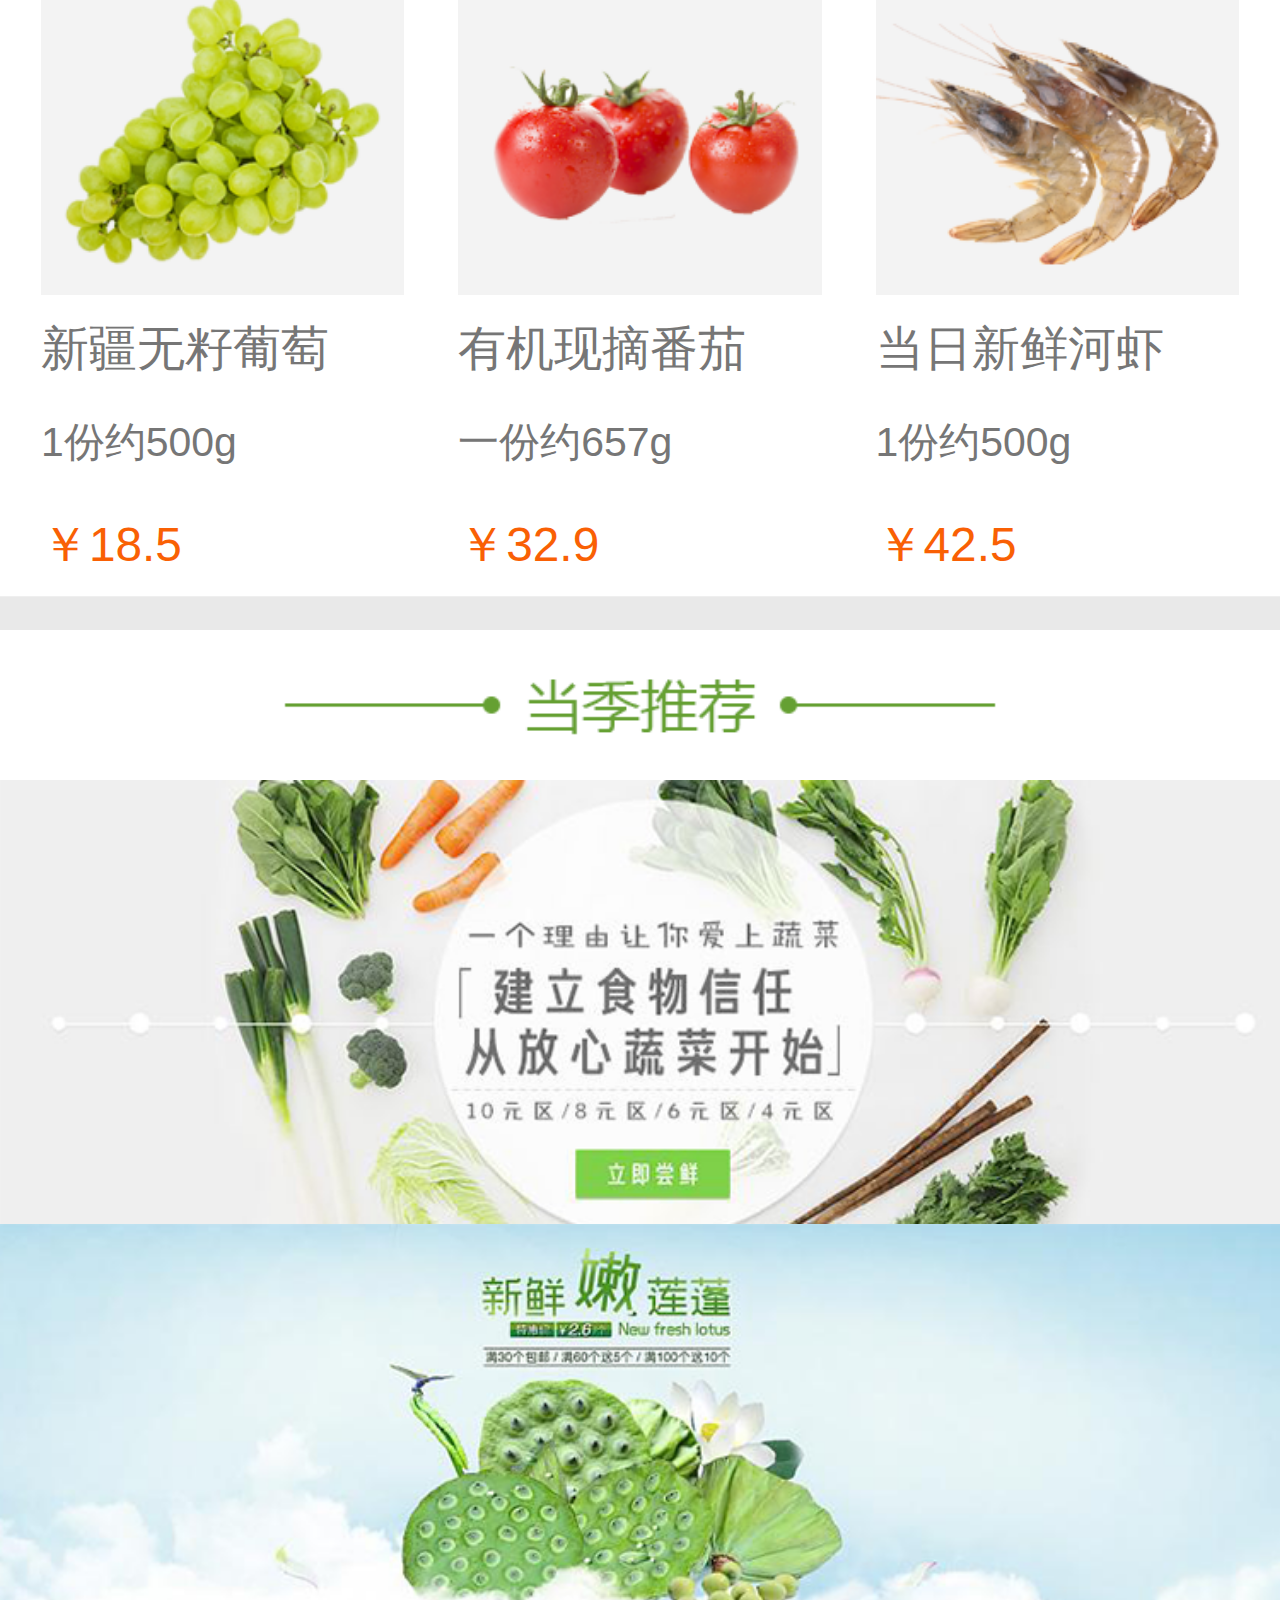
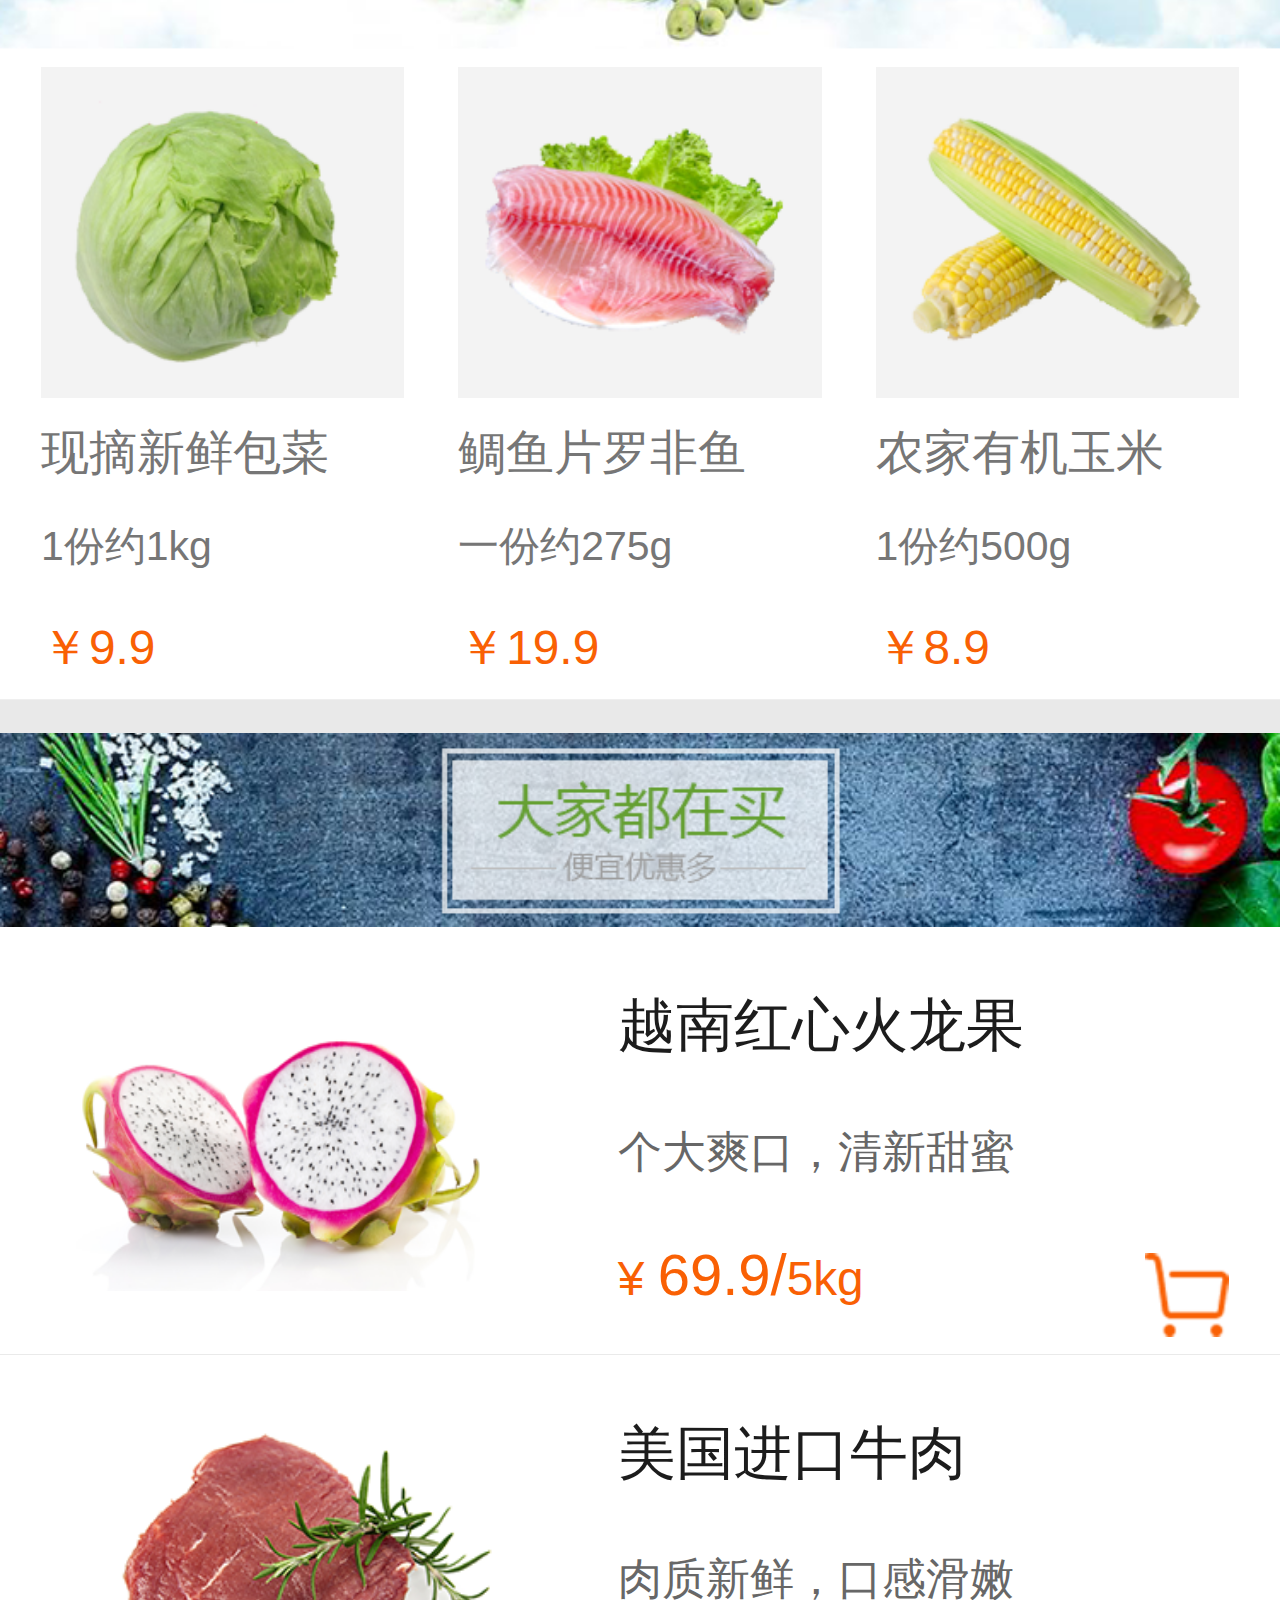
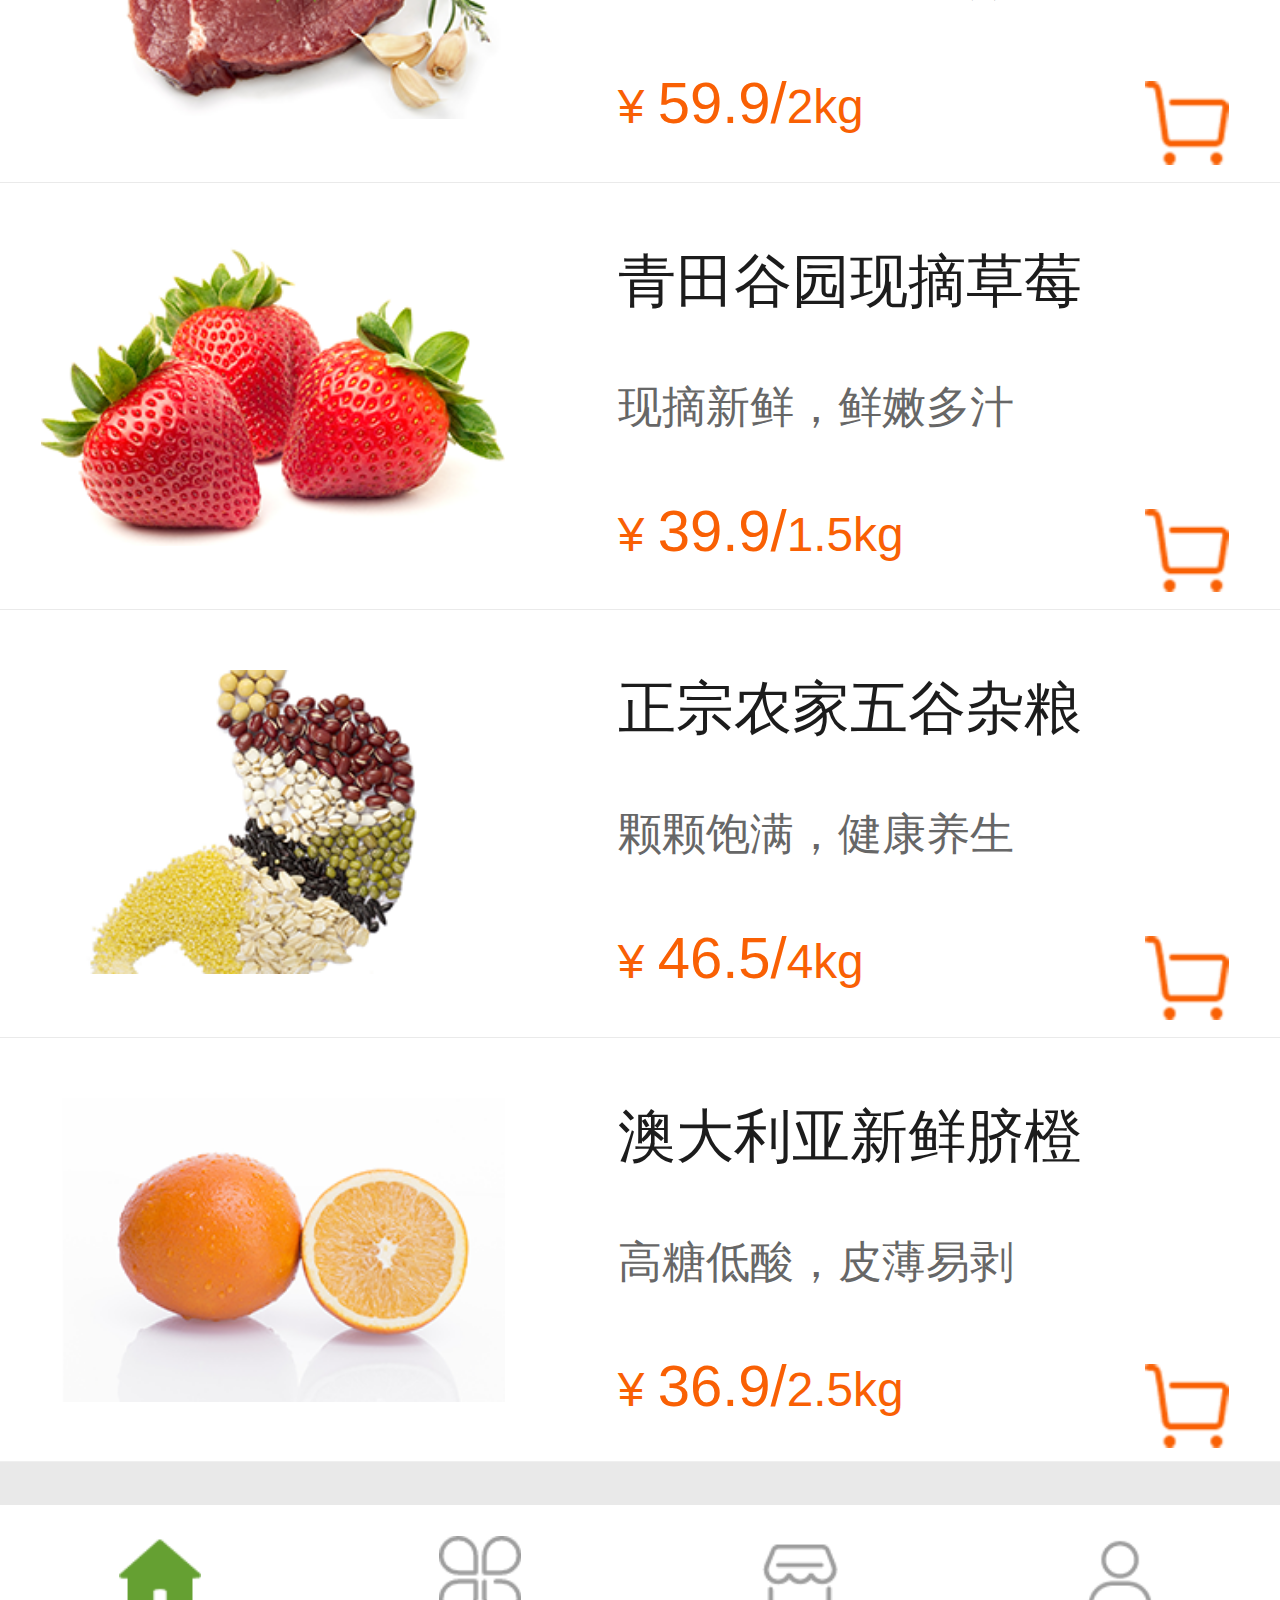
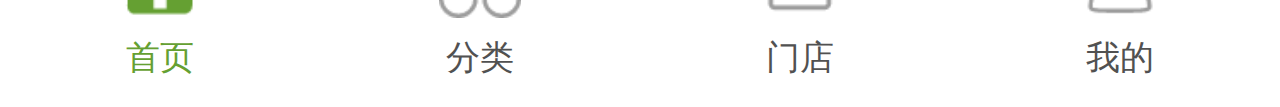
<file: show/show.html>
<!DOCTYPE html>
<html lang="en">
<head>
    <meta charset="UTF-8">
    <title>首页</title>
    <link rel="stylesheet" type="text/css" href="css/base.css">
    <link rel="stylesheet" type="text/css" href="css/show.css">
    <script src="js/jquery-3.1.1.min.js"></script>
    <script>
        var pixelRatio = 1 / window.devicePixelRatio;   //还原设备的真实分辨率；
        //devicePixelRatio设备的像素比；
        document.write('<meta name="viewport" content="width=device-width,initial-scale='+pixelRatio+',minimum-scale='+pixelRatio+',maximum-scale='+pixelRatio+'" />');
        var html=document.getElementsByTagName('html')[0];
        var pageWidth=html.getBoundingClientRect().width;
        html.style.fontSize=pageWidth/10+"px";
    </script>
</head>
<body>
<div class="all">
<!--1.顶部banner部分开始-->
    <div class="top_banner">
        <div class="search">
            <div class="address"><span><img src="images/location_light.png" class="img_span1"></span>合肥<span><img src="images/right.png" class="img_span2"></span></div>
            <div class="button1">
                澳洲进口牛奶
                <div class="ico_search"><img src="images/search.png"></div>
                <div class="ico_voice"><img src="images/voice.png"></div>
            </div>
            <div class="ico_logo"><span><img src="images/scan.png"></span><img src="images/message.png"></div>
        </div>
    </div>
<!--1.顶部banner部分结束-->
    <script>
        $(function(){
            $(document).scroll(function(){
                var y=$(document).scrollTop();
                console.log(y);
                if(y>=400){
                    $('.search').css({'position':'fixed','top':'3%','z-index':'9999'});
                }
            })
        })
    </script>

<!--2.分类部分开始-->
    <div class="classify">
        <div class="classify_logo">
            <ul class="classify-ul">
                <li>
                    <img src="images/classify_logo1.png">
                    <p>新鲜蔬果</p>
                </li>
                <li>
                    <img src="images/classify_logo2.png">
                    <p>海鲜水产</p>
                </li>
                <li>
                    <img src="images/classify_logo3.png">
                    <p>肉禽蛋类</p>
                </li>
                <li>
                    <img src="images/classify_logo4.png">
                    <p>缤纷水果</p>
                </li>
                <li>
                    <img src="images/classify_logo5.png">
                    <p>面包烘焙</p>
                </li>
                <li>
                    <img src="images/classify_logo6.png">
                    <p>鲜奶饮品</p>
                </li>
                <li>
                    <img src="images/classify_logo7.png">
                    <p>今日特价</p>
                </li>
                <li>
                    <img src="images/classify_logo8.png">
                    <p>优品生活</p>
                </li>
            </ul>
        </div>
        <div class="mrxb">
            <span><img src="images/creative(1).png">每日鲜报</span>
            <div class="scroll_gonggao">
                <ul class="scroll_gonggao-ul">
                    <li>越南大青芒39.9包邮/2+1斤>></li>
                    <li>海南柠檬39.9包邮/2+1斤>></li>
                    <li>新疆哈密瓜39.9包邮/2+1斤>></li>
                    <li>萧县大葡萄39.9包邮/2+1斤>></li>
                    <li>砀山大梨39.9包邮/2+1斤>></li>
                    <li>越南大青芒39.9包邮/2+1斤>></li>
                </ul>
            </div>

        </div>
    </div>
<!--2.分类部分结束-->
    <script>
        var n = 0;
        $(function(){
            var ht=$(".scroll_gonggao-ul").html()+$(".scroll_gonggao-ul").html();
            $(".scroll_gonggao-ul").html(ht);
            $(".scroll_gonggao-ul").mouseover(function(){
                clearInterval(timer);
            });

            $(".scroll_gonggao-ul").mouseleave(function(){
                timer = setInterval(fun,100);
            });

            var timer = setInterval(fun,100);

            function fun(){
                n--;
                if(Math.abs(n)>=$(".scroll_gonggao-ul").width()/2){
                    n=0;
                    n--;
                }
                $(".scroll_gonggao-ul").css("margin-top",2*n);
            }
        })
    </script>

<!--3.限时抢购部分开始-->
    <div class="time_limit">
        <div class="limit_shop">
            <div class="xsqg"><span></span>限时抢购</div>
            <div class="time_shop"><i>01</i>:<i>07</i>:<i>25</i></div>
        </div>
        <div class="product" id="product">
            <ul class="product-ul">
                <li>
                    <img src="images/product1.png">
                    <p>赣南脐橙1kg</p>
                    <del>¥29</del>
                    <span>￥19</span>
                </li>
                <li>
                    <img src="images/product2.png">
                    <p>有机青菜4kg</p>
                    <del>¥28</del>
                    <span>￥16.5</span>
                </li>
                <li>
                    <img src="images/product3.png">
                    <p>智利樱桃1kg</p>
                    <del>¥49.9</del>
                    <span>￥29.9</span>
                </li>
                <li>
                    <img src="images/product1.png">
                    <p>赣南脐橙1kg</p>
                    <del>¥29</del>
                    <span>￥19</span>
                </li>
                <li>
                    <img src="images/product2.png">
                    <p>有机青菜4kg</p>
                    <del>¥28</del>
                    <span>￥16.5</span>
                </li>
                <li>
                    <img src="images/product3.png">
                    <p>智利樱桃1kg</p>
                    <del>¥49.9</del>
                    <span>￥29.9</span>
                </li>
            </ul>
        </div>

    </div>
<!--3.限时抢购部分结束-->
    <!--滚动栏-->
    <script>
        var product = document.getElementById("product");
        var ul=product.children[0];
        var num=0;
        timer=setInterval(autoPlay,15);
        function autoPlay(){
            num--;
            num<=-450 ? num=0 : num;
            ul.style.left=num+"px";
        }
        product.onmouseover=function(){
            clearInterval(timer);
        }
        product.onmouseout=function(){
            timer=setInterval(autoPlay,15);
        }
    </script>

<!--4.猜你喜欢开始-->
<div class="cnxh">
    <div class="cnxh_title"></div>
    <div class="qsgc"></div>
    <div class="gzhh"></div>
    <div class="cnxh_product">
        <ul class="fresh-ul">
            <li>
                <img src="images/fresh1.png">
                <p>新疆无籽葡萄</p>
                <span>1份约500g</span>
                <i>￥18.5</i>
            </li>
            <li>
                <img src="images/fresh2.png">
                <p>有机现摘番茄</p>
                <span>一份约657g</span>
                <i>￥32.9</i>
            </li>
            <li>
                <img src="images/fresh3.png">
                <p>当日新鲜河虾</p>
                <span>1份约500g</span>
                <i>￥42.5</i>
            </li>
        </ul>
    </div>
</div>
<!--4.猜你喜欢结束-->

<!--5.当季推荐开始-->
    <div class="djtj">
        <div class="djtj_title"></div>
        <div class="ljcx"></div>
        <div class="xxnlp"></div>
        <div class="cnxh_product">
            <ul class="fresh-ul">
                <li>
                    <img src="images/fresh4.png">
                    <p>现摘新鲜包菜</p>
                    <span>1份约1kg</span>
                    <i>￥9.9</i>
                </li>
                <li>
                    <img src="images/fresh5.png">
                    <p>鲷鱼片罗非鱼</p>
                    <span>一份约275g</span>
                    <i>￥19.9</i>
                </li>
                <li>
                    <img src="images/fresh6.png">
                    <p>农家有机玉米</p>
                    <span>1份约500g</span>
                    <i>￥8.9</i>
                </li>
            </ul>
        </div>
    </div>
<!--5.当季推荐结束-->

<!--6.大家都在买部分开始-->
    <div class="djdzm">
        <div class="djdzm_banner"></div>
        <div class="bargain_product">
            <ul class="bargain-ul">
                <li>
                    <div class="bargain_left"><img src="images/bargain_product1.png"></div>
                    <div class="show_right">
                        <p>越南红心火龙果</p>
                        <span>个大爽口，清新甜蜜</span>
                        <em>¥ <i>69.9/</i>5kg</em>
                        <div class="car_posi"></div>
                    </div>
                </li>
                <li>
                    <div class="bargain_left"><img src="images/bargain_product2.png"></div>
                    <div class="show_right">
                        <p>美国进口牛肉</p>
                        <span>肉质新鲜，口感滑嫩</span>
                        <em>¥ <i>59.9/</i>2kg</em>
                        <div class="car_posi"></div>
                    </div>
                </li>
                <li>
                    <div class="bargain_left"><img src="images/bargain_product3.png"></div>
                    <div class="show_right">
                        <p>青田谷园现摘草莓</p>
                        <span>现摘新鲜，鲜嫩多汁</span>
                        <em>¥ <i>39.9/</i>1.5kg</em>
                        <div class="car_posi"></div>
                    </div>
                </li>
                <li>
                    <div class="bargain_left"><img src="images/bargain_product4.png"></div>
                    <div class="show_right">
                        <p>正宗农家五谷杂粮</p>
                        <span>颗颗饱满，健康养生</span>
                        <em>¥ <i>46.5/</i>4kg</em>
                        <div class="car_posi"></div>
                    </div>
                </li>
                <li>
                    <div class="bargain_left"><img src="images/bargain_product5.png"></div>
                    <div class="show_right">
                        <p>澳大利亚新鲜脐橙</p>
                        <span>高糖低酸，皮薄易剥</span>
                        <em>¥ <i>36.9/</i>2.5kg</em>
                        <div class="car_posi"></div>
                    </div>
                </li>
            </ul>
        </div>
    </div>
<!--6.大家都在买部分结束-->

<!--7.尾部导航开始-->
<div class="bottom_nav">
	<ul class="botnav-ul">
		<li>
            <img src="images/ico_house_green.png">
            <a href="#" class="special">首页</a>
        </li>
		<li>
            <img src="images/ico_classify.png">
            <a href="../classify/classify.html">分类</a>
        </li>
		<li>
            <img src="images/ico_store.png">
            <a href="../store_details/store_details.html">门店</a>
        </li>
		<li>
            <img src="images/ico_mine.png">
            <a href="#">我的</a>
        </li>
	</ul>
</div>
<!--7.尾部导航结束-->
</div>
</body>
</html>
</file>
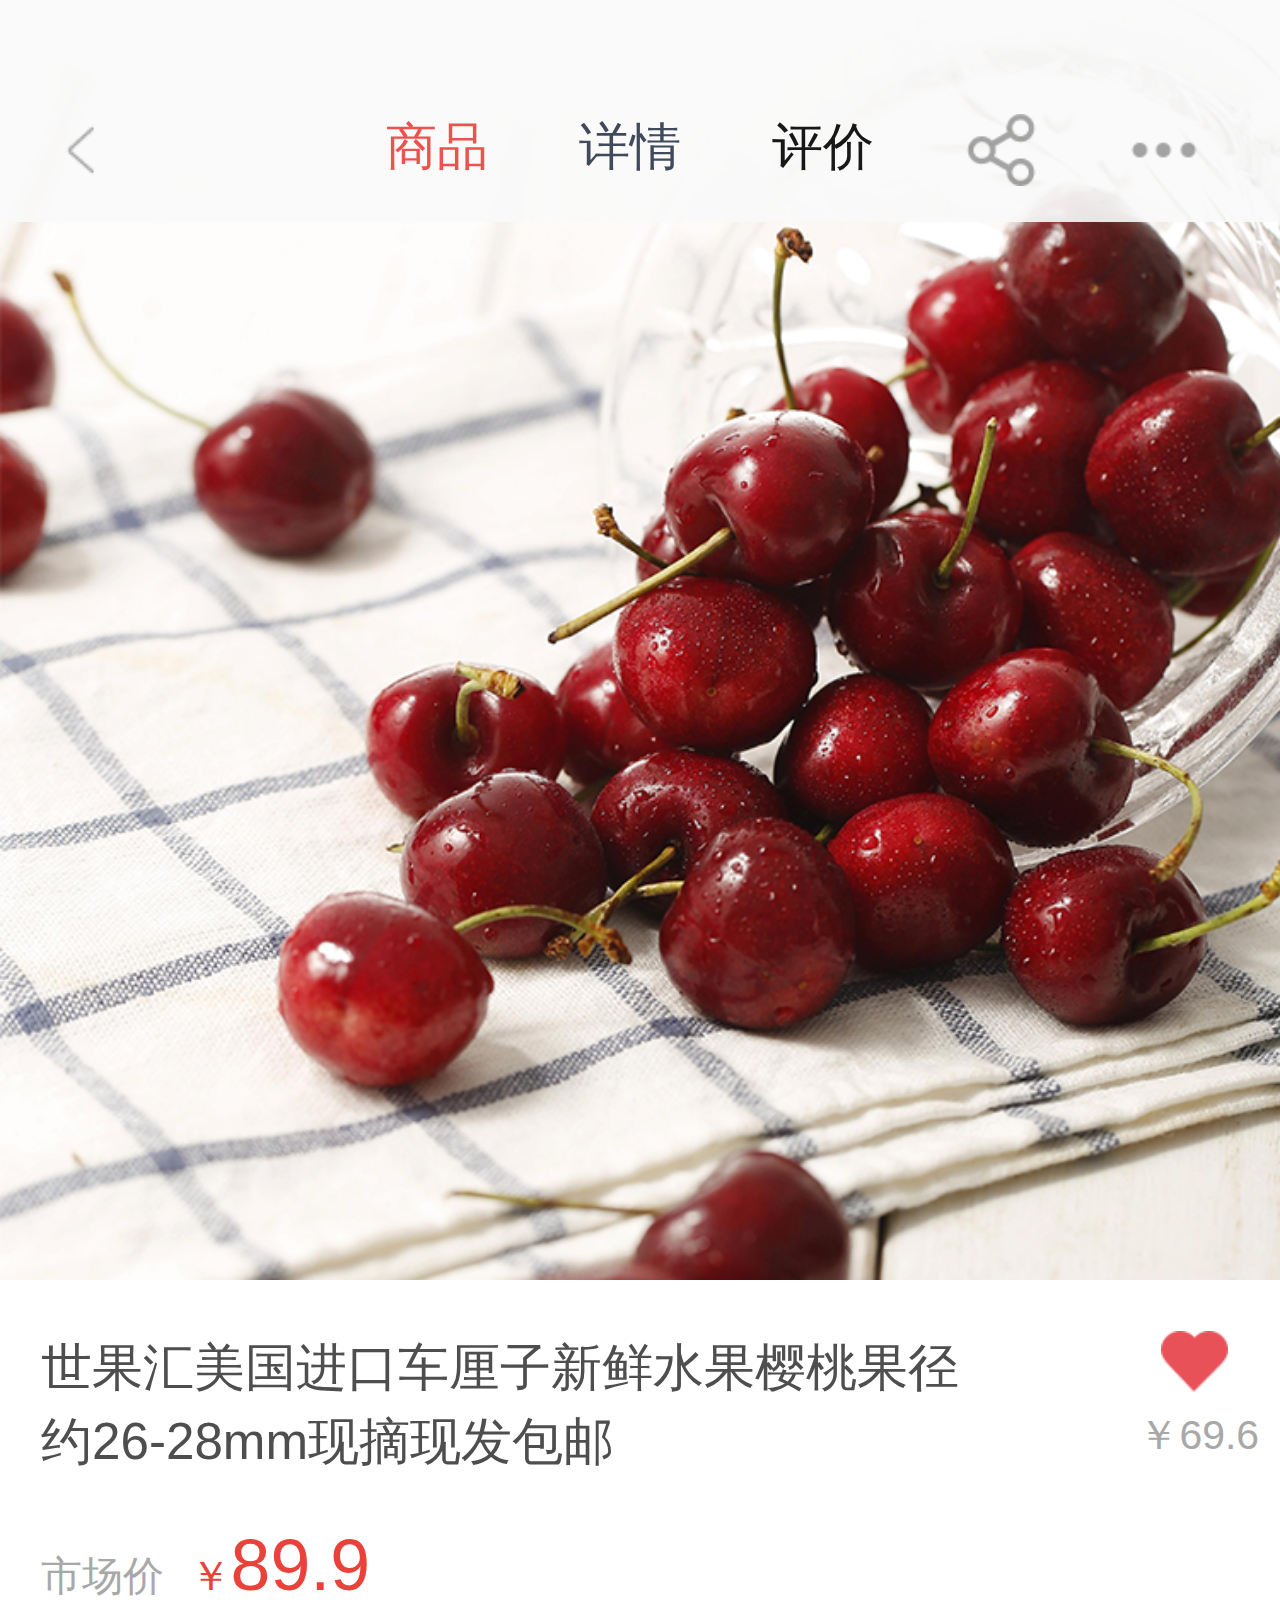
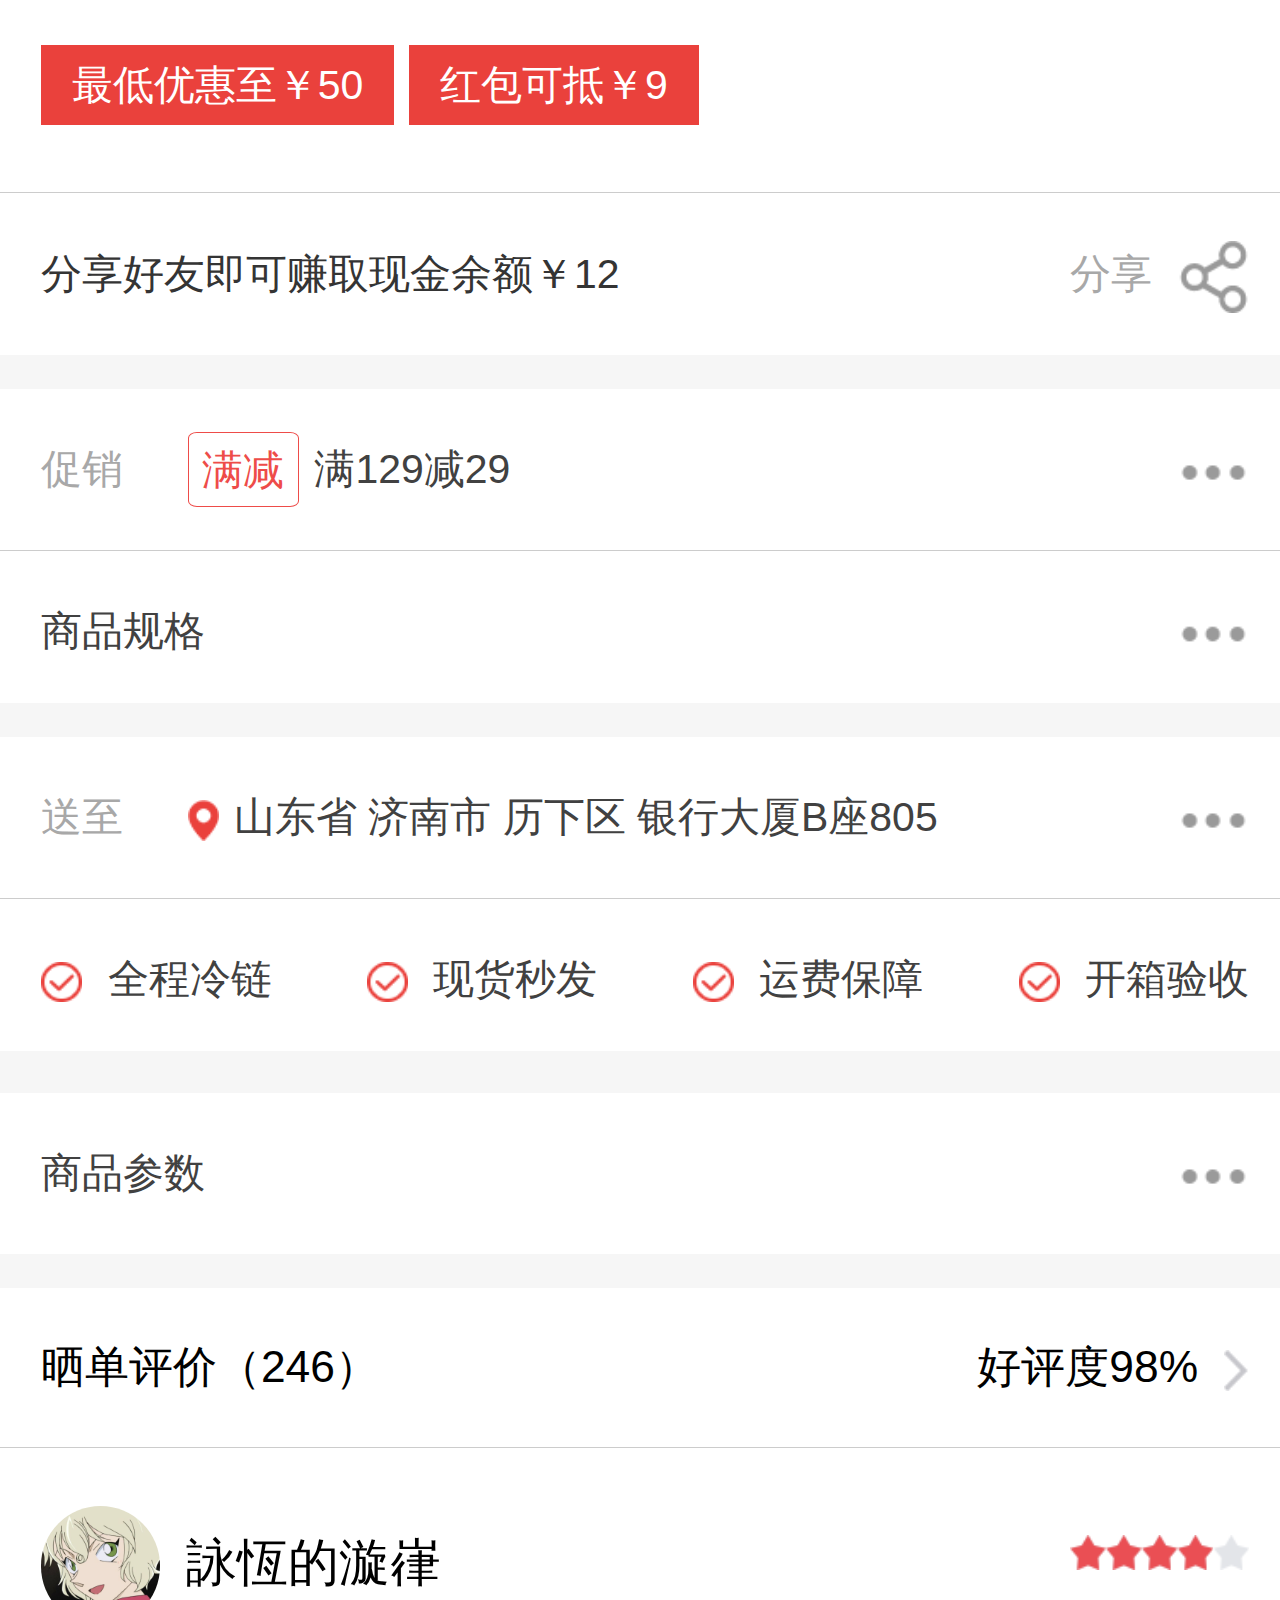
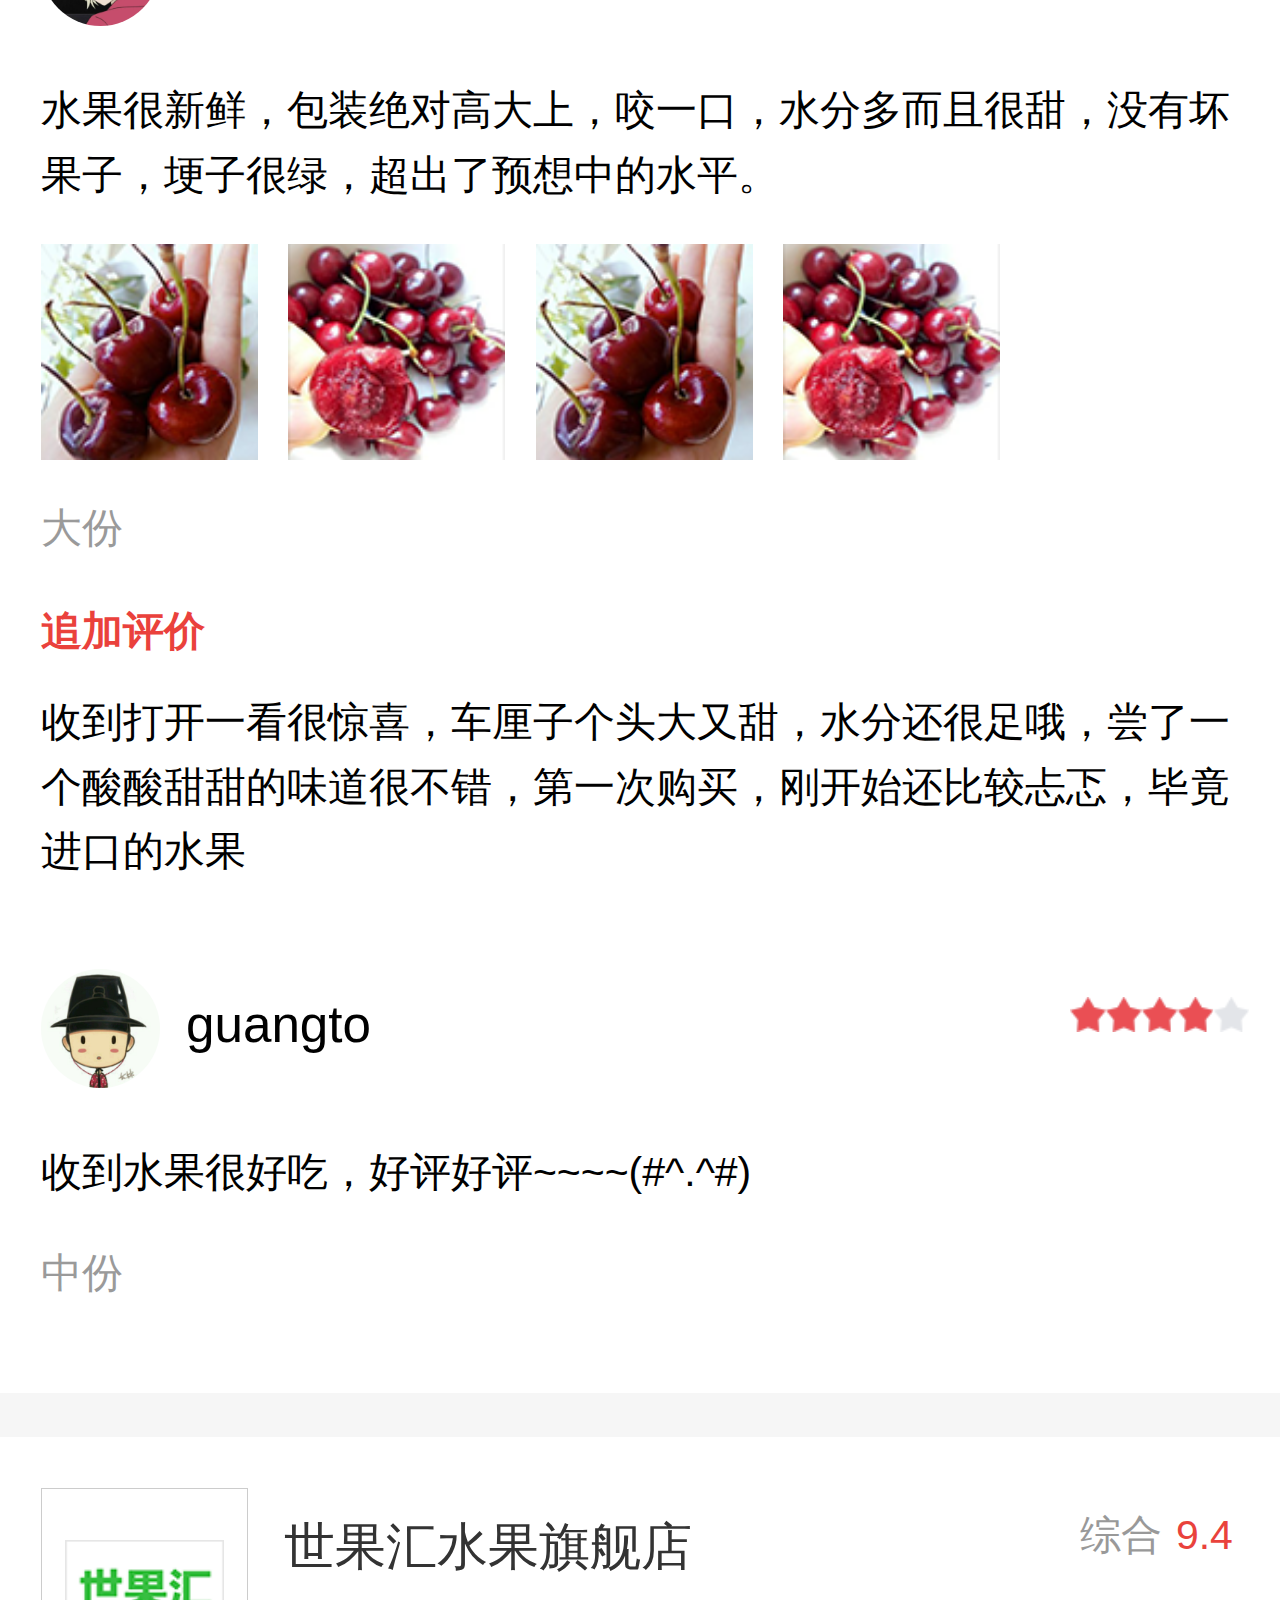
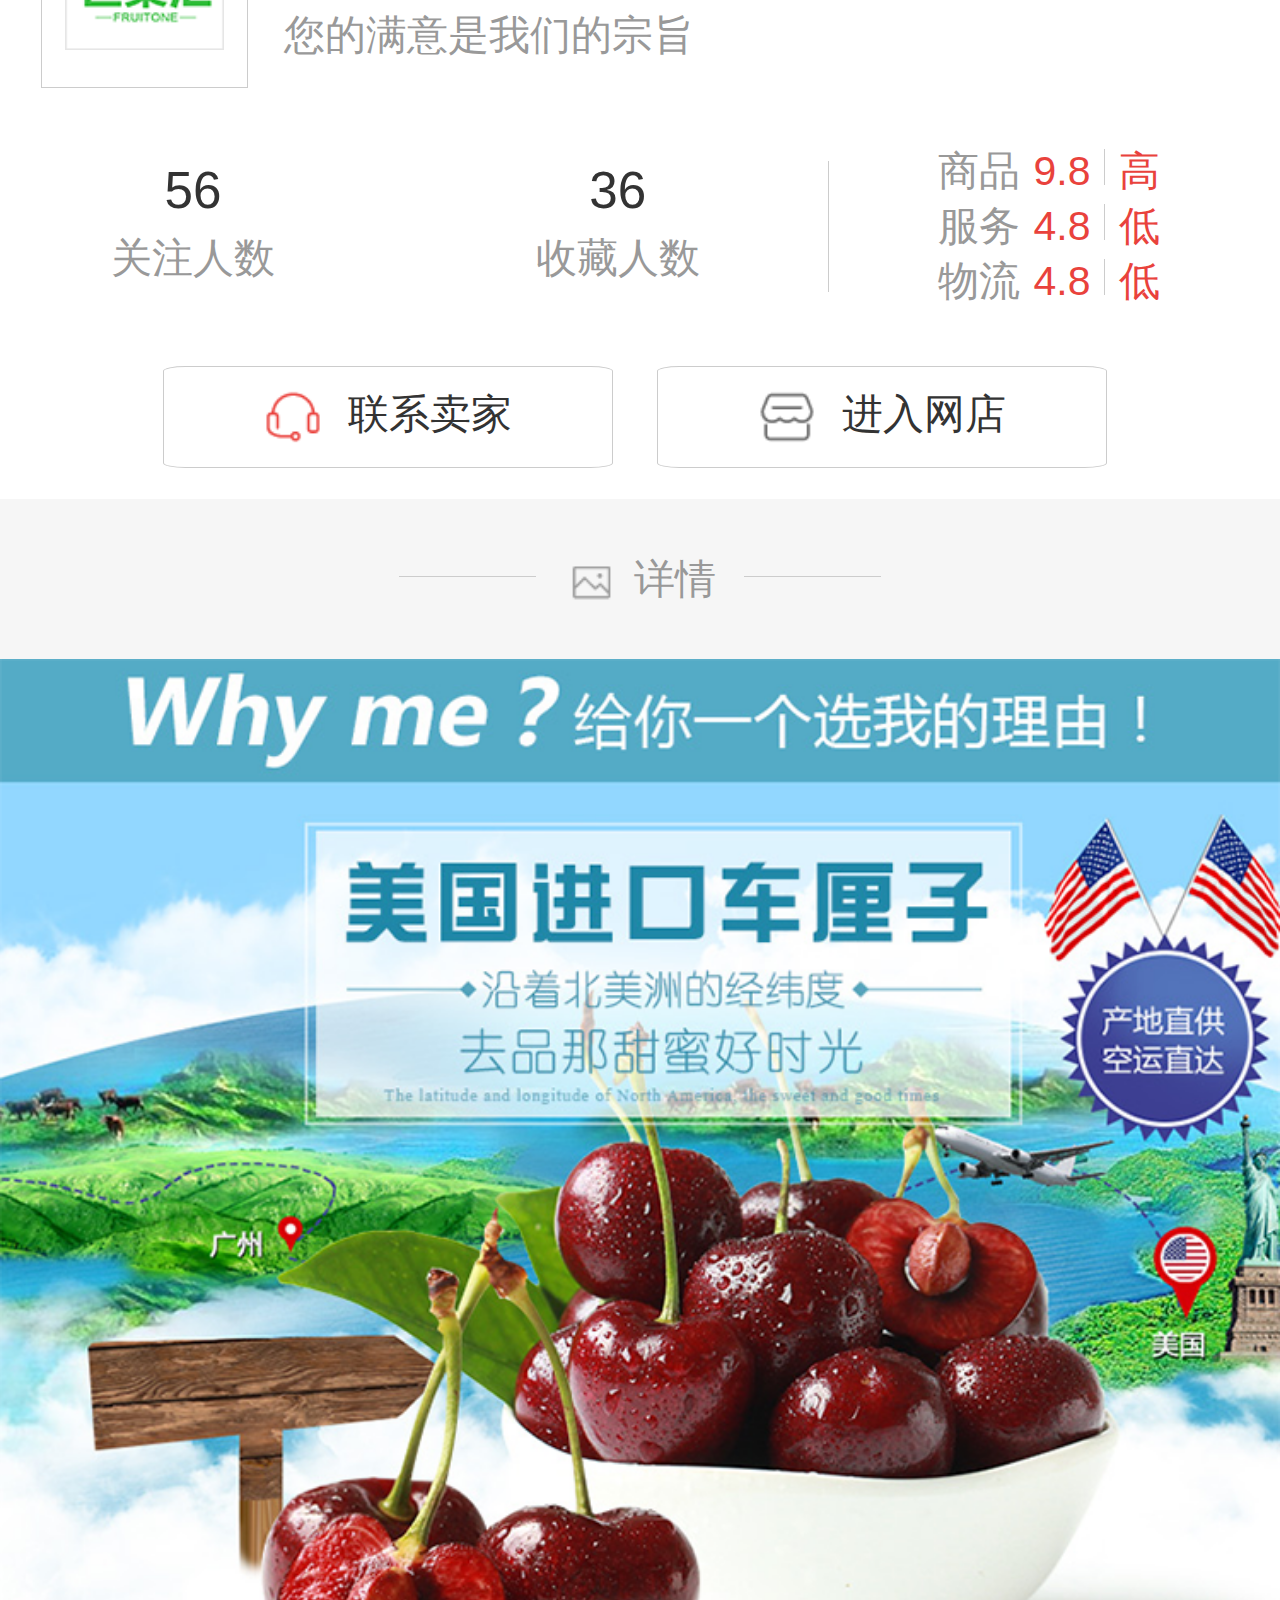
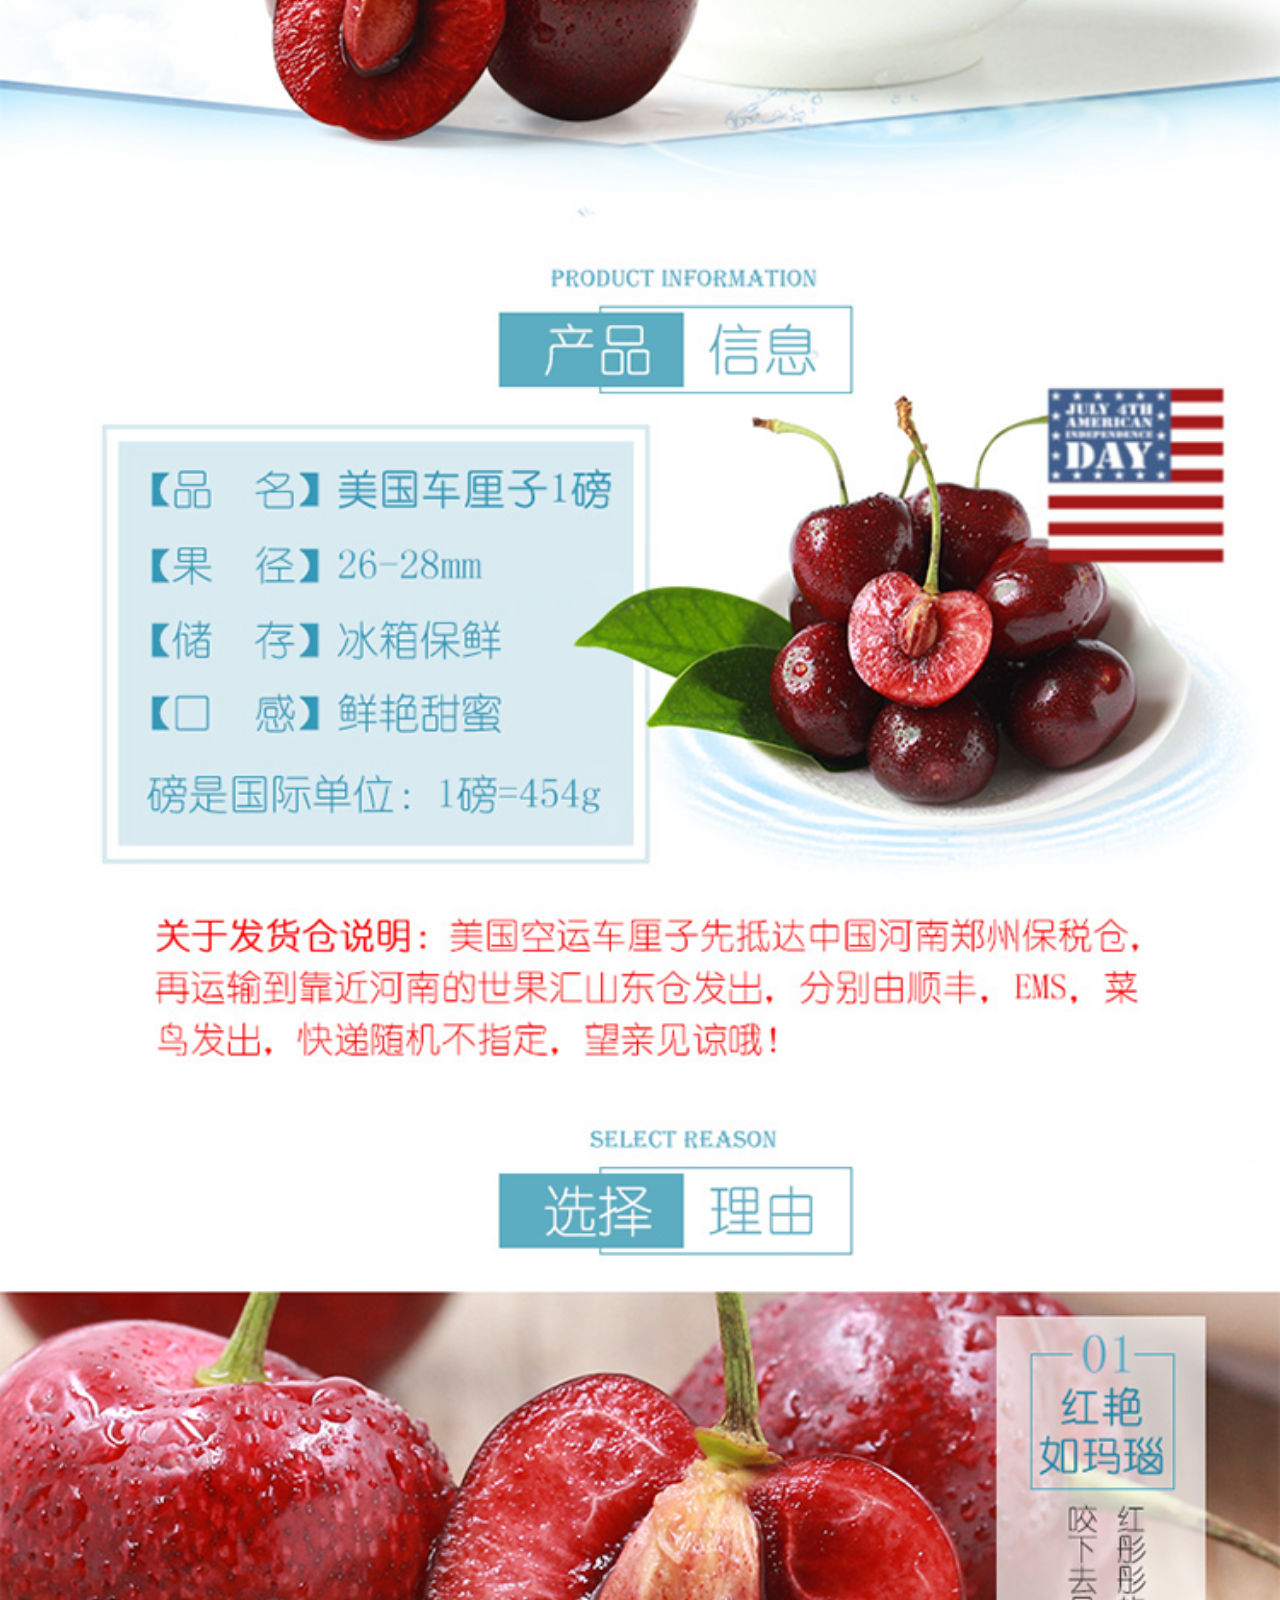
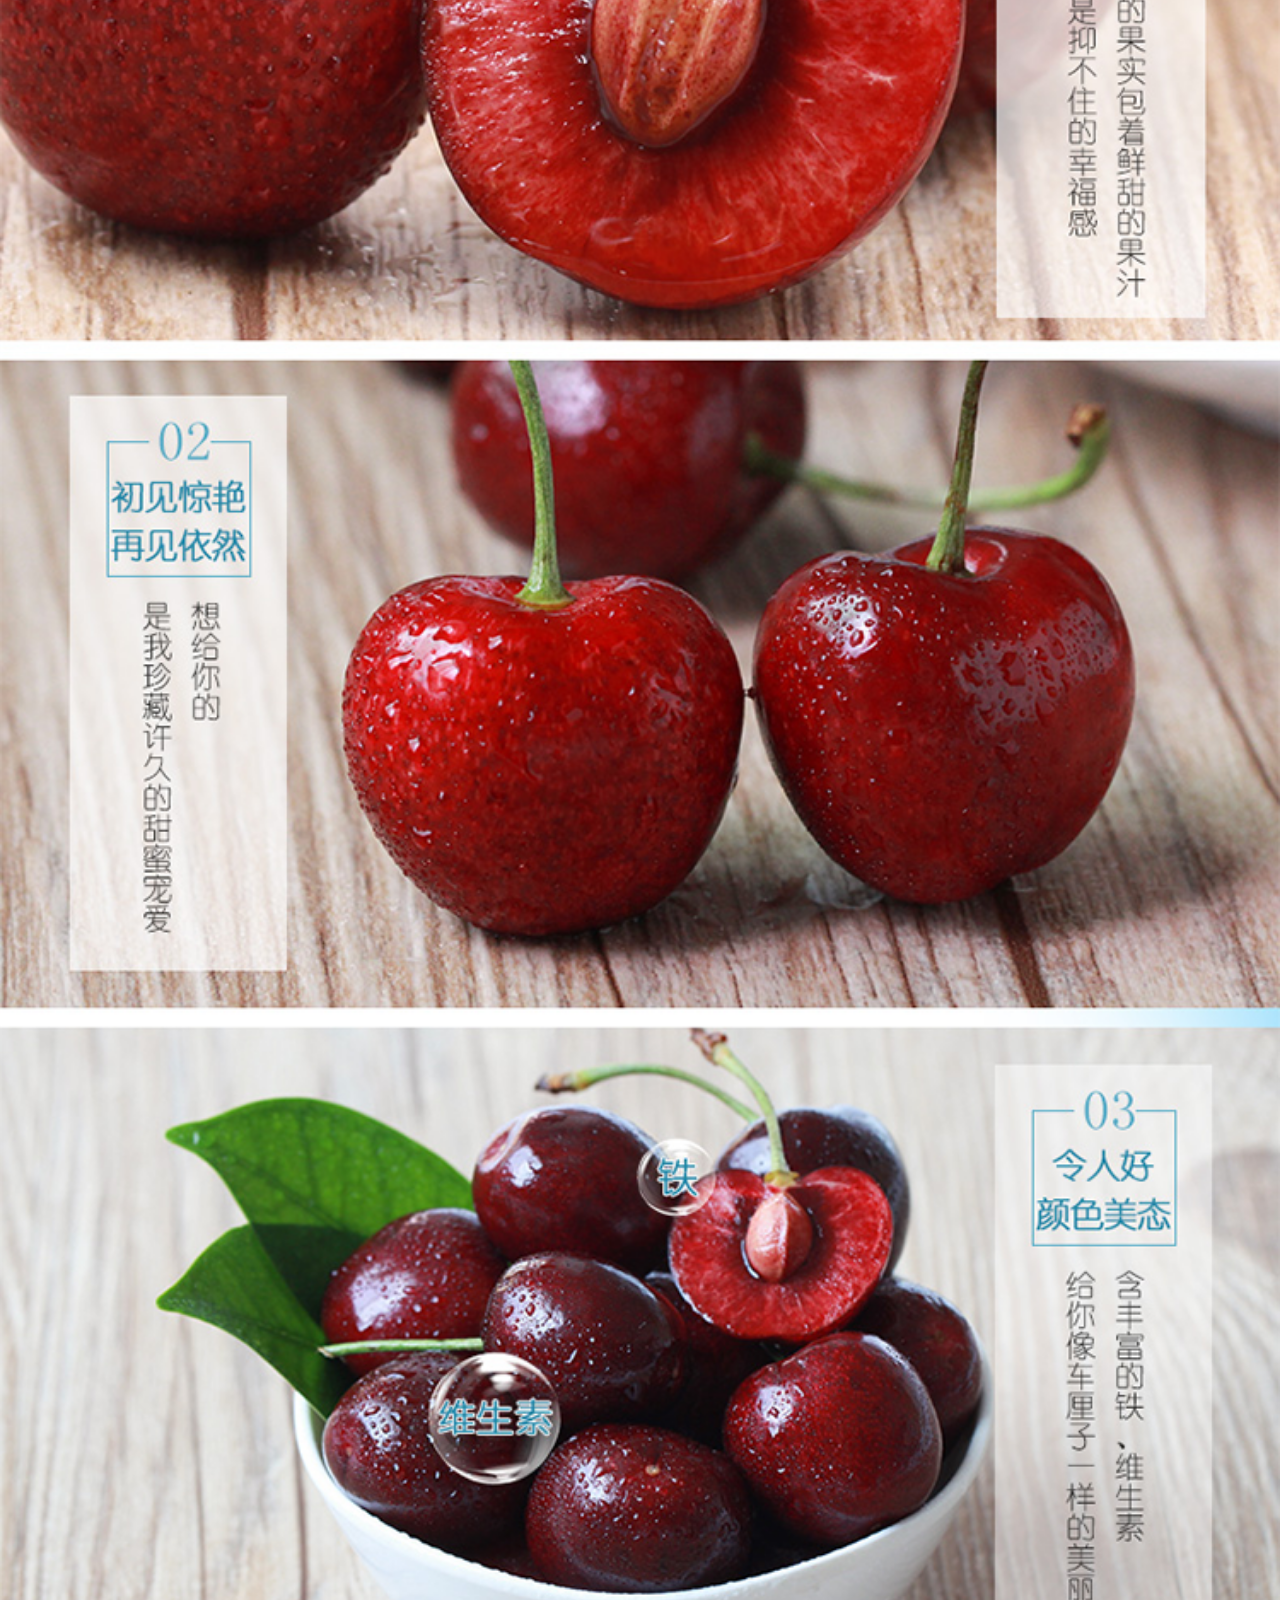
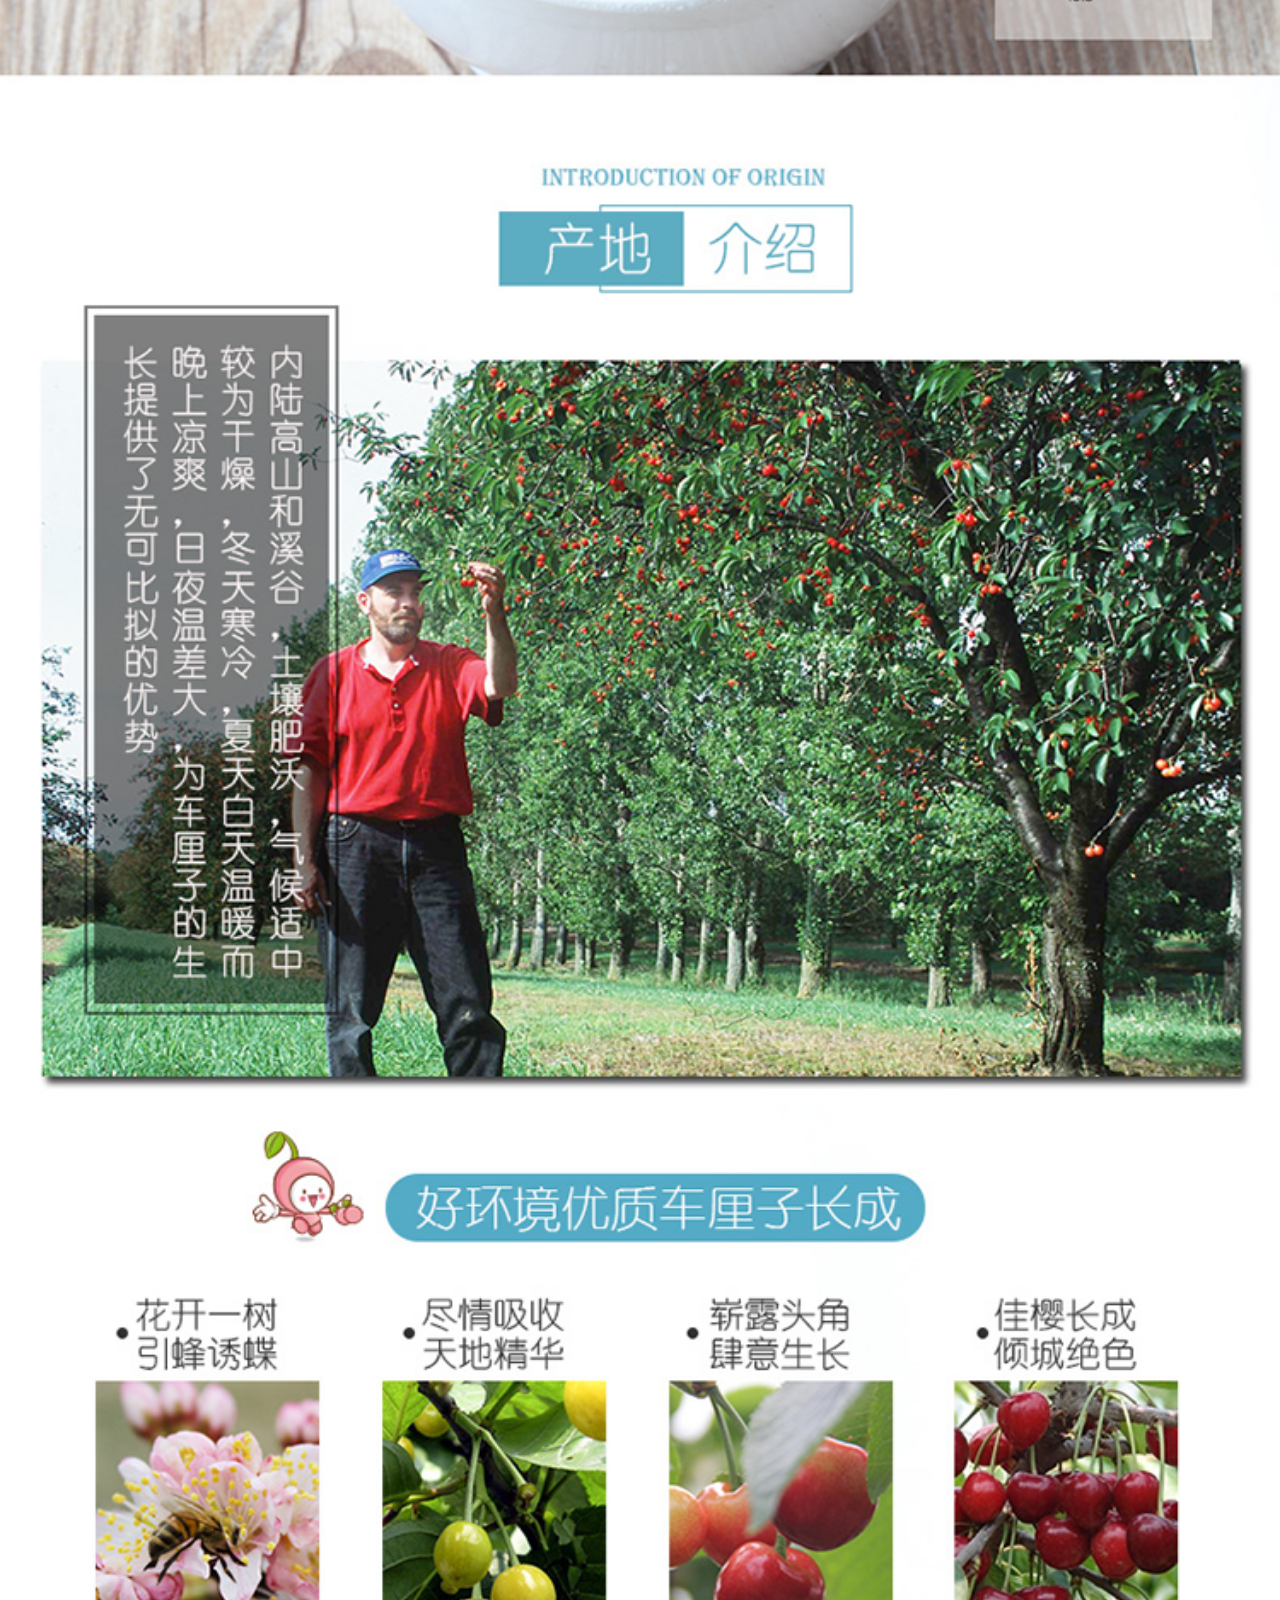
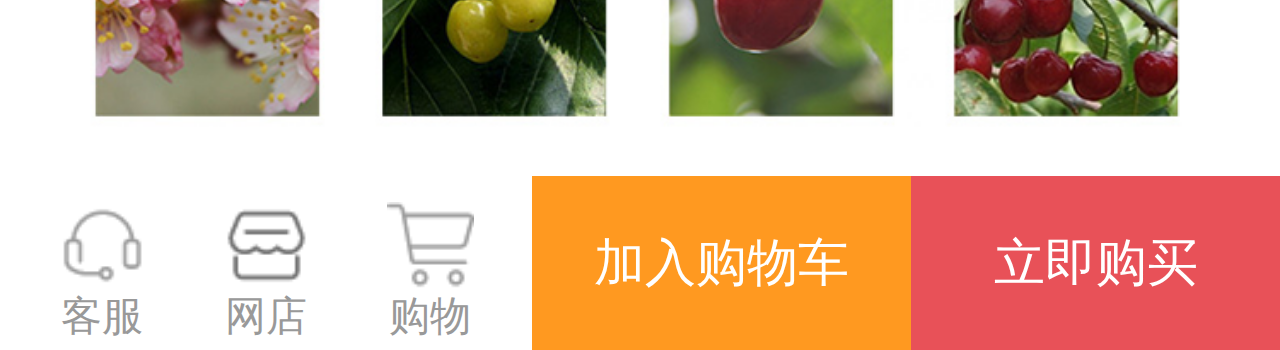
<file: store_details/store_details.html>
<!doctype html>
<html lang="en">
<head>
    <meta charset="UTF-8">
    <meta name="viewport"
          content="width=device-width, user-scalable=no, initial-scale=1.0, maximum-scale=1.0, minimum-scale=1.0">
    <meta http-equiv="X-UA-Compatible" content="ie=edge">
    <title>商品详情</title>
    <link rel="stylesheet" type="text/css" href="css/ware.css">
    <meta name="viewport" content="width=device-width,initial-scale=1.0,maximum-scale=1.0,minimum-scale=1.0,user-scalable=no">
    <script>
        var pixelRatio = 1 / window.devicePixelRatio;   //还原设备的真实分辨率；
        //devicePixelRatio设备的像素比；

        document.write('<meta name="viewport" content="width=device-width,initial-scale='+pixelRatio+',minimum-scale='+pixelRatio+',maximum-scale='+pixelRatio+'" />');
        var html=document.getElementsByTagName('html')[0];
        var pageWidth=html.getBoundingClientRect().width;
        html.style.fontSize=pageWidth/10+"px";
    </script>
    <!--
        1.固定定位元素内容中有input，会导致触发键盘之后导致固定定位错位；
    -->
</head>
<body>
<div class="mc-allspxq">
    <!--商品  详情  评价部分开始-->
    <div class="mc-goods">
        <div class="top-nav">
            <img src="images/ico-back.png" class="ico-back">
            <span class="tfirst-span">商品</span>
            <span><a href="../imgs_details/imgs_details.html">详情</a></span>
            <span>评价</span>
            <a href="../code/code.html"><img src="images/ico-share.png" class="ico-right"></a>
            <img src="images/ico-more.png">
        </div>
        <!--<div class="top-show"></div>-->
    </div>
    <!--商品  详情  评价部分结束-->
    <!--产品介绍及评价开始-->
    <div class="mc-txtshow">
        <div class="sec-biaoqian">
            <div class="jdzshow">
                <div class="jdz-left">世果汇美国进口车厘子新鲜水果樱桃果径约26-28mm现摘现发包邮</div>
                <div class="jdz-right"><img src="images/ico-Collection-s.png">￥69.6</div>
            </div>
            <p class="scj">市场价<span class="scj-mon">￥<i>89.9</i></span></p>
            <p class="youhui"><span class="red-bag">最低优惠至￥50</span><span class="red-bag">红包可抵￥9</span></p>
        </div>
        <div class="make-money"><span class="makm-left">分享好友即可赚取现金余额￥12</span> <span class="makm-right">分享<i><img src="images/ico-share.png"></i></span></div>
        <div class="detail-intro">
            <div class="sales-pro"><span class="sales-left">促销<em>满减</em><i>满129减29</i></span><span class="sales-right"><img src="images/ico-more.png"></span></div>
            <div class="di-spgg"><span class="sales-lefdi-t">商品规格</span><span class="sales-right"><img src="images/ico-more.png"></span></div>
        </div>
        <div class="detail-intro">
            <div class="sales-pro"><span class="sales-left">送至<ing><img src="images/ico-location-details@2x.png"></ing><i>山东省 济南市 历下区 银行大厦B座805</i></span><span class="sales-right"><img src="images/ico-more.png"></span></div>
            <div class="promise">
                <ul class="promise-ul">
                    <li><img src="images/ico-details-service@2x.png">全程冷链</li>
                    <li><img src="images/ico-details-service@2x.png">现货秒发</li>
                    <li><img src="images/ico-details-service@2x.png">运费保障</li>
                    <li><img src="images/ico-details-service@2x.png">开箱验收</li>
                </ul>
            </div>
            <div class="spcs"><div class="di-spgg"><span class="sales-lefdi-t">商品参数</span><span class="sales-right"><img src="images/ico-more.png"></span></div></div>
            <div class="evaluate">
                <div class="sdpj"><span class="sdpj-left">晒单评价（246）</span><span class="sdpj-right">好评度98%<img src="images/ico-next-灰.png"></span></div>
                <div class="pj-people">
                    <div class="touxiang"><img src="images/touxiang.jpg">詠恆的漩嵂</div>
                    <div class="star"><div class="starr"></div></div>
                </div>
                <div class="eval-sec">
                    <p class="shouping">水果很新鲜，包装绝对高大上，咬一口，水分多而且很甜，没有坏果子，埂子很绿，超出了预想中的水平。</p>
                    <p class="ping-img"><img src="images/shaidan1.png"><img src="images/shaidan2.png"><img src="images/shaidan1.png"><img src="images/shaidan2.png"></p>
                    <p class="col-size">大份</p>
                    <h4>追加评价</h4>
                    <p class="zhuiping">收到打开一看很惊喜，车厘子个头大又甜，水分还很足哦，尝了一个酸酸甜甜的味道很不错，第一次购买，刚开始还比较忐忑，毕竟进口的水果</p>
                </div>
                <div class="pj-people">
                    <div class="touxiang"><img src="images/touxiang2.jpg">guangto</div>
                    <div class="star"><div class="starr"></div></div>
                </div>
                <div class="eval-sect">
                    <p class="shouping">收到水果很好吃，好评好评~~~~(#^.^#)</p>
                    <p class="col-size">中份</p>
                </div>
            </div>
        </div>

    </div>
    <!--产品介绍及评价结束-->
    <!--品牌介绍开始-->
    <div class="ppjs">
        <div class="pp-show">
            <div class="pps-left">
                <div class="pps-leimg"><img src="images/shangdianlogo.png"></div>
                <div class="pps-ritxt"><p>世果汇水果旗舰店</p><span>您的满意是我们的宗旨</span></div>
            </div>
            <div class="pps-zonghe"><span>综合<em>9.4</em></span></div>
        </div>
        <div class="pp-gzrs">
            <div class="ppgz-lef">
                <ul class="pple-ul">
                    <li>56<p>关注人数</p></li>
                    <li>36<p>收藏人数</p></li>
                </ul>
            </div>
            <div class="ppgz-rig">
                <ul class="ppri-ul">
                    <li>商品<span>9.8<i></i>高</span></li>
                    <li>服务<span>4.8<i></i>低</span></li>
                    <li>物流<span>4.8<i></i>低</span></li>
                </ul>
            </div>
        </div>
        <div class="pp-shouhou">
            <button class="butt-le"><img src="images/sh-lxmj.png">联系卖家</button>
            <button><img src="images/sh-jrwd.png">进入网店</button>
        </div>
    </div>
    <!--品牌介绍结束-->
    <div class="mc-xiangqing">
        <div class="xian-lef"></div>
        <span class="xq-txt"><img src="images/xq.png">详情</span>
        <div class="xian-rig"></div>
    </div>
    <div class="big-banner"><img src="images/bigbanner1.png"></div>
    <div class="big-banner2"><img src="images/bigbanner2.png"></div>
    <div class="big-banner3"><img src="images/bigbanner3.png"></div>
    <div class="big-banner4"><img src="images/bigbanner4.png"></div>
    <div class="big-banner5"><img src="images/bigbanner5.png"></div>
    <div class="big-banner6"><img src="images/bigbanner6.png"></div>

    <!--底部下单部分开始-->
    <div class="bot-xiadan">
        <div class="left-log">
            <ul class="log-ul">
                <li><img src="images/ico-kf.png"><p>客服</p></li>
                <li><img src="images/sh-jrwd.png"><p>网店</p></li>
                <li><img src="images/ico-gwc.png"><p>购物车</p></li>
            </ul>
        </div>
        <div class="rig-jiaru">
            <span class="rig-jrcar">加入购物车</span><span class="rig-ligm">立即购买</span>
        </div>
    </div>
    <!--底部下单部分结束-->

</div>
</body>
</html>
</file>
<file: css/base.css>
@charset "UTF-8";
body, ol, ul, h1, h2, h3, h4, h5, h6, p, th, td, dl, dd, form, fieldset, legend, input, textarea, select {
  margin: 0;
  padding: 0; }

fieldset, img, input, button {
  border: none;
  padding: 0;
  margin: 0;
  outline-style: none; }

body {
  font-family: "微软雅黑","Arial Narrow",HELVETICA;
  background: #fff;
  -webkit-text-size-adjust: 100%; }

a {
  color: #2d374b;
  text-decoration: none; }

a:hover {
  color: #cd0200;
  text-decoration: underline; }

em, i {
  font-style: normal; }

li {
  list-style: none; }

img {
  border: 0;
  vertical-align: middle; }

table {
  border-collapse: collapse;
  border-spacing: 0; }

p {
  word-wrap: break-word; }

/*清除浮动方法*/
.clearfix:before, .clearfix:after {
  content: "";
  display: table; }

.clearfix:after {
  clear: both; }

.clearfix {
  *zoom: 1;
  /*IE/7/6*/ }

body {
  /*perspective: 1000px;*/
  font-size: 0.21333rem; }

* {
  margin: 0;
  padding: 0; }

/*# sourceMappingURL=base.css.map */
</file>
<file: css/all_sass.css>
.all_one {
  width: 10rem;
  height: 17.78667rem;
  background: url("../images/img1_bg.png") no-repeat;
  background-size: 10rem 17.78667rem;
  position: relative;
  overflow: hidden; }
  .all_one .circle {
    position: absolute;
    left: 17%;
    top: 21%;
    z-index: 1; }
    .all_one .circle img {
      width: 6.4rem;
      height: 6.4rem; }
  .all_one .friut1 {
    position: absolute;
    left: 18.8%;
    top: 22.2%;
    z-index: 10; }
    .all_one .friut1 img {
      width: 6.44rem;
      height: 6rem; }
  .all_one .sun {
    position: absolute;
    left: 21.2%;
    top: 0; }
    .all_one .sun img {
      width: 1.09333rem;
      height: 2.66667rem; }
  .all_one .top_cloud {
    position: absolute;
    left: 62.8%;
    top: 0; }
    .all_one .top_cloud img {
      width: 3.44rem;
      height: 5.70667rem; }

.cloud_bottom1 {
  position: absolute;
  bottom: 0; }
  .cloud_bottom1 img {
    width: 16.46667rem;
    height: 3.02667rem; }

.cloud_bottom2 {
  position: absolute;
  bottom: 10%; }
  .cloud_bottom2 img {
    width: 16rem;
    height: 1.84rem; }

.bottom_page1 {
  position: absolute;
  left: 40%;
  bottom: 1.8%; }
  .bottom_page1 img {
    width: 1.70667rem;
    height: 0.18667rem; }

.text1-1 {
  position: absolute;
  left: 26%;
  bottom: 20.2%;
  z-index: 2; }
  .text1-1 img {
    width: 5.92rem;
    height: 3.01333rem; }

.all_two {
  width: 10rem;
  height: 17.78667rem;
  background: url("../images/img2_bg.png") no-repeat;
  background-size: 10rem 17.78667rem;
  position: relative;
  overflow: hidden; }
  .all_two .earth {
    position: absolute;
    left: 11%;
    top: 16%;
    z-index: 1; }
    .all_two .earth img {
      width: 7.77333rem;
      height: 7.69333rem; }
  .all_two .friut2 {
    position: absolute;
    left: 16%;
    top: 23%;
    z-index: 10; }
    .all_two .friut2 img {
      width: 6.42667rem;
      height: 3.82667rem; }

.all_three {
  width: 10rem;
  height: 17.78667rem;
  background: url("../images/img3_bg.png") no-repeat;
  background-size: 10rem 17.78667rem;
  position: relative;
  overflow: hidden; }
  .all_three .clouds {
    position: absolute;
    right: 0;
    top: 10.9589%;
    z-index: 1; }
    .all_three .clouds img {
      width: 9rem;
      height: 7.86667rem; }
  .all_three .feiji {
    position: absolute;
    right: 3%;
    top: 22%;
    z-index: 1; }
    .all_three .feiji img {
      width: 9.49333rem;
      height: 5.56rem; }
  .all_three .friut3 {
    position: absolute;
    right: 13%;
    top: 19%;
    z-index: 1; }
    .all_three .friut3 img {
      width: 8.21333rem;
      height: 5.14667rem; }

.all_four {
  width: 10rem;
  height: 17.78667rem;
  background: url("../images/img4_bg.png") no-repeat;
  background-size: 10rem 17.78667rem;
  position: relative;
  overflow: hidden; }
  .all_four .friut4 {
    position: absolute;
    right: 12%;
    top: 10%;
    z-index: 10; }
    .all_four .friut4 img {
      width: 7.42667rem;
      height: 8.65333rem; }
  .all_four .house {
    position: absolute;
    right: 22%;
    top: 27%;
    z-index: 1; }
    .all_four .house img {
      width: 5.32rem;
      height: 5.06667rem; }

/*# sourceMappingURL=all_sass.css.map */
</file>
<file: classify/css/base.css>
@charset "UTF-8";
body, ol, ul, h1, h2, h3, h4, h5, h6, p, th, td, dl, dd, form, fieldset, legend, input, textarea, select {
  margin: 0;
  padding: 0; }

fieldset, img, input, button {
  border: none;
  padding: 0;
  margin: 0;
  outline-style: none; }

body {
  font-family: "微软雅黑","Arial Narrow",HELVETICA;
  background: #fff;
  -webkit-text-size-adjust: 100%; }

a {
  color: #2d374b;
  text-decoration: none; }

a:hover {
  color: #cd0200;
  text-decoration: underline; }

em, i {
  font-style: normal; }

li {
  list-style: none; }

img {
  border: 0;
  vertical-align: middle; }

table {
  border-collapse: collapse;
  border-spacing: 0; }

p {
  word-wrap: break-word; }

/*清除浮动方法*/
.clearfix:before, .clearfix:after {
  content: "";
  display: table; }

.clearfix:after {
  clear: both; }

.clearfix {
  *zoom: 1;
  /*IE/7/6*/ }

body {
  /*perspective: 1000px;*/
  font-size: 0.21333rem; }

* {
  margin: 0;
  padding: 0; }

.bottom_nav {
  height: 1.33333rem;
  width: 10rem;
  background: #fff;
  padding-top: 0.24rem;
  position: absolute;
  bottom: 0;
  left: 0; }
  .bottom_nav .botnav-ul {
    display: flex;
    justify-content: space-around; }
    .bottom_nav .botnav-ul li img {
      height: 0.64rem;
      width: 0.64rem; }
    .bottom_nav .botnav-ul a {
      font-size: 0.26667rem;
      color: #515151;
      display: block;
      text-align: center;
      margin-top: 0.13333rem; }
    .bottom_nav .botnav-ul a:hover {
      color: #65a032; }
    .bottom_nav .botnav-ul .special {
      color: #65a032; }

/*# sourceMappingURL=base.css.map */
</file>
<file: classify/css/classify.css>
.all {
  width: 10rem;
  height: 22.57333rem;
  background-color: #e9e9e9;
  position: relative; }

.top_navs {
  height: 2.68rem;
  padding: 1.96rem 0.32rem 0;
  width: 9.36rem;
  background: #fff;
  box-shadow: inset 0 1px 0 rgba(255, 255, 255, 0.08), 0 1px 0 rgba(255, 255, 255, 0.3); }
  .top_navs .freshpro-ul {
    display: flex;
    justify-content: space-between; }
    .top_navs .freshpro-ul img {
      width: 2.46667rem;
      height: 2.46667rem; }
  .top_navs .search_find {
    position: absolute;
    left: 0.32rem 0;
    top: 3%; }
    .top_navs .search_find .button_top {
      height: 0.66667rem;
      width: 8.54667rem;
      padding-left: 0.81333rem;
      font-size: 0.24rem;
      line-height: 0.66667rem;
      color: #515151;
      background: #eaeaea;
      border-radius: 10px;
      position: relative; }
    .top_navs .search_find .ico_find {
      position: absolute;
      left: 4%;
      top: 27%; }
      .top_navs .search_find .ico_find img {
        height: 0.36rem;
        width: 0.36rem; }
    .top_navs .search_find .ico_voice {
      position: absolute;
      right: 3%;
      top: 24%; }
      .top_navs .search_find .ico_voice img {
        height: 0.32rem;
        width: 0.24rem; }

.various_product {
  width: 10rem;
  height: 16rem;
  background: #fff;
  margin-top: 0.33333rem; }
  .various_product .various-ul {
    display: flex;
    justify-content: space-between;
    flex-wrap: wrap; }
    .various_product .various-ul li {
      width: 4.66667rem;
      height: 3.86667rem;
      padding: 0.13333rem 0 0 0.32rem;
      position: relative; }
      .various_product .various-ul li p {
        font-size: 0.4rem;
        color: #1c1c1c; }
      .various_product .various-ul li span {
        font-size: 0.24rem;
        color: #c0c0c0; }
      .various_product .various-ul li img {
        position: absolute;
        bottom: 5%;
        right: 12%; }
    .various_product .various-ul li:first-child img {
      width: 3.04rem;
      height: 2.44rem; }
    .various_product .various-ul li:nth-child(2) img {
      width: 3.93333rem;
      height: 2.36rem; }
    .various_product .various-ul li:nth-child(3) img {
      width: 3.54667rem;
      height: 2.61333rem; }
    .various_product .various-ul li:nth-child(4) img {
      width: 2.93333rem;
      height: 2.44rem; }
    .various_product .various-ul li:nth-child(5) img {
      width: 4.16rem;
      height: 2.45333rem; }
    .various_product .various-ul li:nth-child(6) img {
      width: 2.96rem;
      height: 2.64rem; }
    .various_product .various-ul li:nth-child(7) img {
      width: 3.96rem;
      height: 3.24rem; }
    .various_product .various-ul li:nth-child(8) img {
      width: 3.36rem;
      height: 2.54667rem; }

/*# sourceMappingURL=classify.css.map */
</file>
<file: code/css/code.css>
@charset"UTF-8";
body,ol,ul,h1,h2,h3,h4,h5,h6,p,th,td,dl,dd,form,fieldset,legend,input,textarea,select{margin:0;padding:0;}
fieldset, img,input,button { border:none; padding:0;margin:0;outline-style:none; }
body{font-family:"微软雅黑","Arial Narrow",HELVETICA;background:#fff;-webkit-text-size-adjust:100%;}
a{color:#2d374b;text-decoration:none}
a:hover{color:#cd0200;text-decoration:underline}
em,i{font-style:normal}
li{list-style:none}
img{border:0;vertical-align:middle}
table{border-collapse:collapse;border-spacing:0}
p{word-wrap:break-word}
/*清除浮动方法*/
.clearfix:before,.clearfix:after {
    content:"";
    display:table;
}
.clearfix:after{clear:both;}
.clearfix{
    *zoom:1;/*IE/7/6*/
}
html{
    font-size:75px;
}
body{
    /*perspective: 1000px;*/
    font-size: 0.21333333rem;
}
*{
    margin:0;
    padding:0;
}
.bg-big{
    height:100vh;
    background:#818181;
    opacity: 0.5;
    overflow: hidden;
    position: relative;
}
.mc-code{
    height:11.52rem;
    width:7.4933333333333rem;
    margin:3.3866666666666667rem auto;
    position:absolute;
    left:12.666666666667%;
    top:-4%;
}
.mc-code .top-code{
    height:7.76rem;
    /*padding-top:0.6rem;*/
    /*padding-left:0.733333333rem;*/
    background:url("../images/bg-分享.png") no-repeat top center;
    -webkit-background-size: 7.4933333333333rem 7.76rem;
    background-size: 7.4933333333333rem 7.76rem;
    font-size:0.4rem;
    color:#fff;
    text-align: center;
    overflow: hidden;
}
.mc-code .top-code p{
    margin:0.6rem 0.73333333333rem 0.473333333333rem;
    text-align: left;
}
.mc-code .top-code i{
    font-size: 0.48rem;
    color:#fce865;
}
.mc-code .top-code img{
    height:4.9866666666667rem;
    width:4.96rem;
}
.mc-code .bot-code{
    height:3.76rem;
    background-color: #fff;
    border-bottom-right-radius: 3%;
    border-bottom-left-radius: 3%;
    padding:0 0.4rem;
    overflow: hidden;
}
.mc-code .bot-code .all-logo{
    height:2.16rem;
    width:6.6933333333rem;
    margin-top:0.4rem;
    border-bottom:1px solid #ccc;
    text-align: center;
    font-size: 0.32rem;
    color:#333;
}
.mc-code .bot-code .all-logo .al-ul{
    display: flex;
    justify-content: space-between;
}
.mc-code .bot-code .all-logo .al-ul img{
    height:1.2rem;
    width:1.2rem;
    margin-bottom:0.2rem;
}
.mc-code .bot-code .all-logo .al-ul li{
    width:1.32rem;
    height:2.16rem;
}
.mc-code .bot-code .bot-txt{
    text-align: center;
    font-size: 0.32rem;
    color:#333;
    margin-top:0.4rem;
}
.mc-code .bot-code .bot-txt img{
    height:0.32rem;
    width:0.32rem;
}
.tanchu{
    height:0.9333333333333rem;
    width:0.933333333333333rem;
    position: absolute;
    left:45%;
    top:86%;
}
.tanchu img{
    height:0.9333333333333rem;
    width:0.933333333333333rem;
}
</file>
<file: imgs_details/css/detail.css>
@charset"UTF-8";
body,ol,ul,h1,h2,h3,h4,h5,h6,p,th,td,dl,dd,form,fieldset,legend,input,textarea,select{margin:0;padding:0;}
fieldset, img,input,button { border:none; padding:0;margin:0;outline-style:none; }
body{font-family:"微软雅黑","Arial Narrow",HELVETICA;background:#fff;-webkit-text-size-adjust:100%;}
a{color:#2d374b;text-decoration:none}
a:hover{color:#cd0200;text-decoration:underline}
em,i{font-style:normal}
li{list-style:none}
img{border:0;vertical-align:middle}
table{border-collapse:collapse;border-spacing:0}
p{word-wrap:break-word}
/*清除浮动方法*/
.clearfix:before,.clearfix:after {
    content:"";
    display:table;
}
.clearfix:after{clear:both;}
.clearfix{
    *zoom:1;/*IE/7/6*/
}
html{
    font-size:75px;
}
body{
    /*perspective: 1000px;*/
    font-size: 0.21333333rem;
}
*{
    margin:0;
    padding:0;
}
.mc-twxq{
    height:27.3333333336rem;
}
.mc-twxqtit{
    height:0.85333333333334rem;
    background-color: #fff;
    padding:0.853333333333333rem 0.3733333333333rem 0;
    font-size: 0.48rem;
    color:#666;
}
.mc-twxqtit .twxq-ul{
    display: flex;
    justify-content: space-between;
}
.mc-twxqtit .twxq-ul img{
    height:0.533333333333rem;
    width:0.533333333333333rem;
}
.mc-baimei{
    height:9.1733333333rem;
}
.mc-baimei img{
    height:9.1733333333rem;
    width:10rem;
}
.mc-baimei2{
    height:6.6rem;
}
.mc-baimei2 img{
    height:6.6rem;
    width:10rem;
}
.mc-baimei3{
    height:10.4133333333rem;
}
.mc-baimei3 img{
    height:10.4133333333rem;
    width:10rem;
}
.mc-lijqg a{
    display: block;
    height:1.36rem;
    background-color: #e85158;
    text-align: center;
    font-size: 0.4rem;
    color:#fff;
    line-height:1.36rem;
}
</file>
<file: show/css/base.css>
@charset "UTF-8";
body, ol, ul, h1, h2, h3, h4, h5, h6, p, th, td, dl, dd, form, fieldset, legend, input, textarea, select {
  margin: 0;
  padding: 0; }

fieldset, img, input, button {
  border: none;
  padding: 0;
  margin: 0;
  outline-style: none; }

body {
  font-family: "微软雅黑","Arial Narrow",HELVETICA;
  background: #fff;
  -webkit-text-size-adjust: 100%; }

a {
  color: #2d374b;
  text-decoration: none; }

a:hover {
  color: #cd0200;
  text-decoration: underline; }

em, i {
  font-style: normal; }

li {
  list-style: none; }

img {
  border: 0;
  vertical-align: middle; }

table {
  border-collapse: collapse;
  border-spacing: 0; }

p {
  word-wrap: break-word; }

/*清除浮动方法*/
.clearfix:before, .clearfix:after {
  content: "";
  display: table; }

.clearfix:after {
  clear: both; }

.clearfix {
  *zoom: 1;
  /*IE/7/6*/ }

body {
  /*perspective: 1000px;*/
  font-size: 0.21333rem; }

* {
  margin: 0;
  padding: 0; }

.bottom_nav {
  height: 1.33333rem;
  width: 10rem;
  background: #fff;
  padding-top: 0.24rem;
  position: absolute;
  bottom: 0;
  left: 0; }
  .bottom_nav .botnav-ul {
    display: flex;
    justify-content: space-around; }
    .bottom_nav .botnav-ul li img {
      height: 0.64rem;
      width: 0.64rem; }
    .bottom_nav .botnav-ul a {
      font-size: 0.26667rem;
      color: #515151;
      display: block;
      text-align: center;
      margin-top: 0.13333rem; }
    .bottom_nav .botnav-ul a:hover {
      color: #65a032; }
    .bottom_nav .botnav-ul .special {
      color: #65a032; }

/*# sourceMappingURL=base.css.map */
</file>
<file: show/css/show.css>
.all {
  width: 10rem;
  height: 63.33333rem;
  background-color: #e9e9e9;
  position: relative; }

.top_banner {
  width: 100%;
  height: 4.53333rem;
  background: url("../images/banner.png") no-repeat bottom center #fff;
  background-size: 14.10667rem 6.41333rem;
  overflow: hidden;
  position: relative; }
  .top_banner .search {
    height: 0.61333rem;
    width: 9.36rem;
    padding: 0 0.32rem;
    position: absolute;
    left: 0;
    top: 14%; }
    .top_banner .search .address {
      font-size: 0.26667rem;
      color: #fff;
      float: left;
      width: 1.6rem;
      height: 0.56rem;
      line-height: 0.56rem;
      text-align: center;
      background-color: #ab4804;
      border-radius: 0.21333rem;
      margin-right: 0.24rem; }
      .top_banner .search .address span {
        margin: 0 0.10667rem; }
        .top_banner .search .address span .img_span1 {
          height: 0.37333rem;
          width: 0.29333rem; }
        .top_banner .search .address span .img_span2 {
          height: 0.13333rem;
          width: 0.09333rem; }
    .top_banner .search .button1 {
      float: left;
      width: 5.41333rem;
      height: 0.56rem;
      padding: 0 0.34667rem 0 0.64rem;
      background-color: #fff;
      font-size: 0.26667rem;
      color: #c0c0c0;
      text-align: left;
      border-radius: 0.21333rem;
      line-height: 0.56rem;
      position: relative; }
      .top_banner .search .button1 .ico_search {
        position: absolute;
        left: 3%;
        top: 2%; }
        .top_banner .search .button1 .ico_search img {
          height: 0.29333rem;
          width: 0.30667rem; }
      .top_banner .search .button1 .ico_voice {
        position: absolute;
        right: 3%;
        top: 2%; }
        .top_banner .search .button1 .ico_voice img {
          height: 0.32rem;
          width: 0.26667rem; }
    .top_banner .search .ico_logo {
      float: right;
      line-height: 0.56rem; }
      .top_banner .search .ico_logo span {
        margin-right: 0.18667rem; }
      .top_banner .search .ico_logo img {
        height: 0.38667rem;
        width: 0.37333rem; }

.classify {
  width: 9.36rem;
  padding: 0 0.32rem;
  height: 6.64rem;
  background: #fff;
  overflow: hidden;
  box-shadow: inset 0 1px 0 rgba(255, 255, 255, 0.08), 0 1px 0 rgba(255, 255, 255, 0.3); }
  .classify .classify_logo {
    height: 5.30667rem;
    width: 100%;
    margin-top: 0.33333rem; }
    .classify .classify_logo .classify-ul {
      display: flex;
      justify-content: space-between;
      flex-wrap: wrap;
      text-align: center; }
      .classify .classify_logo .classify-ul li {
        width: 2.33333rem;
        color: #1c1c1c;
        font-size: 0.32rem; }
        .classify .classify_logo .classify-ul li p {
          margin: 0.13333rem 0 0.6rem 0; }
        .classify .classify_logo .classify-ul li img {
          width: 1.33333rem;
          height: 1.33333rem; }
  .classify .mrxb {
    height: 0.98667rem;
    width: 100%;
    border-top: 1px solid #eaeaea;
    color: #1c1c1c;
    font-size: 0.32rem;
    line-height: 0.98667rem; }
    .classify .mrxb span {
      color: #65a032;
      font-size: 0.37333rem;
      margin-right: 0.4rem;
      display: inline-block;
      float: left; }
      .classify .mrxb span img {
        width: 0.38667rem;
        height: 0.44rem;
        margin-right: 0.10667rem; }
    .classify .mrxb .scroll_gonggao {
      float: left;
      overflow: hidden;
      height: 0.66667rem;
      margin-top: 0.14667rem;
      line-height: 0.66667rem; }
      .classify .mrxb .scroll_gonggao li {
        margin-top: 0; }

.time_limit {
  width: 9.36rem;
  padding: 0 0.32rem;
  background-color: #fff;
  margin-top: 0.26667rem;
  box-shadow: inset 0 1px 0 rgba(255, 255, 255, 0.08), 0 1px 0 rgba(255, 255, 255, 0.3);
  height: 4.90667rem; }
  .time_limit .limit_shop {
    height: 0.92rem;
    border-bottom: 1px solid #eaeaea;
    overflow: hidden;
    line-height: 0.92rem; }
    .time_limit .limit_shop .xsqg {
      font-size: 0.45333rem;
      color: #65a032;
      float: left; }
      .time_limit .limit_shop .xsqg span {
        display: inline-block;
        height: 0.46667rem;
        width: 0.16rem;
        background-color: #65a032;
        margin-right: 0.16rem; }
    .time_limit .limit_shop .time_shop {
      float: right;
      font-size: 0.32rem;
      color: #f96004; }
      .time_limit .limit_shop .time_shop i {
        display: inline-block;
        color: #fefefe;
        font-size: 0.29333rem;
        height: 0.50667rem;
        width: 0.50667rem;
        border-radius: 50%;
        background-color: #f96004;
        line-height: 0.50667rem;
        text-align: center;
        margin: 0 0.06667rem; }
  .time_limit .product {
    width: 100%;
    height: 3.98667rem;
    overflow: hidden;
    position: relative; }
    .time_limit .product .product-ul {
      display: flex;
      justify-content: space-between;
      flex-wrap: nowrap;
      text-align: center;
      position: absolute;
      left: 0;
      top: 0; }
      .time_limit .product .product-ul li {
        width: 2.66667rem;
        height: 3.73333rem;
        margin-right: 0.33333rem;
        padding-top: 0.26667rem; }
        .time_limit .product .product-ul li p {
          color: #767676;
          font-size: 0.37333rem;
          text-align: left; }
        .time_limit .product .product-ul li del {
          color: #767676;
          font-size: 0.32rem;
          text-align: left;
          display: block; }
        .time_limit .product .product-ul li span {
          color: #f96004;
          font-size: 0.37333rem;
          display: block;
          text-align: left; }
      .time_limit .product .product-ul li:first-child img {
        width: 2.49333rem;
        height: 1.64rem;
        margin-top: 0.44rem; }
      .time_limit .product .product-ul li:nth-child(2) img {
        width: 1.34667rem;
        height: 2.08rem; }
      .time_limit .product .product-ul li:nth-child(3) img {
        width: 2.05333rem;
        height: 1.62667rem;
        margin-top: 0.45333rem; }
      .time_limit .product .product-ul li:nth-child(4) img {
        width: 2.49333rem;
        height: 1.64rem;
        margin-top: 0.44rem; }
      .time_limit .product .product-ul li:nth-child(5) img {
        width: 1.34667rem;
        height: 2.08rem; }
      .time_limit .product .product-ul li:nth-child(6) img {
        width: 2.05333rem;
        height: 1.62667rem;
        margin-top: 0.45333rem; }

.cnxh {
  width: 10rem;
  background-color: #fff;
  margin-top: 0.26667rem;
  box-shadow: inset 0 1px 0 rgba(255, 255, 255, 0.08), 0 1px 0 rgba(255, 255, 255, 0.3);
  height: 13.04rem; }
  .cnxh .cnxh_title {
    height: 1.17333rem;
    width: 100%;
    background: url("../images/cnxh_banner1.png") no-repeat top center;
    background-size: 10rem 1.17333rem; }
  .cnxh .qsgc {
    height: 3.46667rem;
    width: 100%;
    background: url("../images/qsgc_banner.png") no-repeat top center;
    background-size: 10rem 3.46667rem; }
  .cnxh .gzhh {
    height: 3.46667rem;
    width: 100%;
    background: url("../images/gzhh_banner.png") no-repeat top center;
    background-size: 10rem 3.46667rem; }

.cnxh_product {
  height: 4.93333rem;
  width: 9.36rem;
  padding: 0 0.32rem; }
  .cnxh_product .fresh-ul {
    display: flex;
    justify-content: space-between; }
    .cnxh_product .fresh-ul li {
      color: #767676; }
      .cnxh_product .fresh-ul li img {
        height: 2.58667rem;
        width: 2.84rem; }
      .cnxh_product .fresh-ul li p {
        font-size: 0.37333rem;
        margin-top: 0.17333rem; }
      .cnxh_product .fresh-ul li span {
        font-size: 0.32rem;
        display: block;
        margin-top: 0.26667rem; }
      .cnxh_product .fresh-ul li i {
        display: block;
        font-size: 0.37333rem;
        color: #f96004;
        margin-top: 0.33333rem; }

.djtj {
  width: 10rem;
  background-color: #fff;
  margin-top: 0.26667rem;
  box-shadow: inset 0 1px 0 rgba(255, 255, 255, 0.08), 0 1px 0 rgba(255, 255, 255, 0.3);
  height: 13.04rem; }
  .djtj .djtj_title {
    height: 1.17333rem;
    width: 100%;
    background: url("../images/djtj_banner.png") no-repeat top center;
    background-size: 10rem 1.17333rem; }
  .djtj .xxnlp {
    height: 3.46667rem;
    width: 100%;
    background: url("../images/xxnlp_banner.png") no-repeat top center;
    background-size: 10rem 3.46667rem; }
  .djtj .ljcx {
    height: 3.46667rem;
    width: 100%;
    background: url("../images/ljcx_banner.png") no-repeat top center;
    background-size: 10rem 3.46667rem; }

.djdzm {
  width: 10rem;
  background-color: #fff;
  margin-top: 0.26667rem;
  box-shadow: inset 0 1px 0 rgba(255, 255, 255, 0.08), 0 1px 0 rgba(255, 255, 255, 0.3);
  height: 18.18667rem; }
  .djdzm .djdzm_banner {
    height: 1.52rem;
    width: 100%;
    background: url("../images/djdzm_banner.png") no-repeat top center;
    background-size: 10rem 1.52rem; }
  .djdzm .bargain_product {
    height: 16.66667rem;
    width: 10rem; }
    .djdzm .bargain_product .bargain-ul {
      height: 16.66667rem;
      width: 10rem; }
      .djdzm .bargain_product .bargain-ul li {
        border-bottom: 1px solid #eaeaea;
        padding: 0 0.32rem;
        width: 9.36rem;
        height: 3.33333rem;
        position: relative; }
        .djdzm .bargain_product .bargain-ul li .bargain_left {
          float: left;
          margin-right: 0.88rem; }
          .djdzm .bargain_product .bargain-ul li .bargain_left img {
            height: 2.37333rem;
            width: 3.62667rem;
            margin-top: 0.46667rem; }
        .djdzm .bargain_product .bargain-ul li .show_right {
          float: left;
          padding-top: 0.46667rem; }
          .djdzm .bargain_product .bargain-ul li .show_right .car_posi {
            height: 0.65333rem;
            width: 0.65333rem;
            background: url("../images/cart-orange.png") no-repeat;
            background-size: 0.65333rem 0.65333rem;
            position: absolute;
            right: 0.4rem;
            bottom: 0.13333rem; }
          .djdzm .bargain_product .bargain-ul li .show_right p {
            color: #1c1c1c;
            font-size: 0.45333rem;
            margin-bottom: 0.44rem; }
          .djdzm .bargain_product .bargain-ul li .show_right span {
            display: block;
            color: #676767;
            font-size: 0.34667rem;
            margin-bottom: 0.46667rem; }
          .djdzm .bargain_product .bargain-ul li .show_right em {
            display: block;
            color: #f96004;
            font-size: 0.37333rem; }
            .djdzm .bargain_product .bargain-ul li .show_right em i {
              font-size: 0.45333rem; }
      .djdzm .bargain_product .bargain-ul li:last-child {
        border: none; }

/*# sourceMappingURL=index.css.map */
</file>
<file: store_details/css/ware.css>
@charset"UTF-8";
body,ol,ul,h1,h2,h3,h4,h5,h6,p,th,td,dl,dd,form,fieldset,legend,input,textarea,select{margin:0;padding:0;}
fieldset, img,input,button { border:none; padding:0;margin:0;outline-style:none; }
body{font-family:"微软雅黑","Arial Narrow",HELVETICA;background:#fff;-webkit-text-size-adjust:100%;}
a{color:#2d374b;text-decoration:none}
a:hover{color:#cd0200;text-decoration:underline}
em,i{font-style:normal}
li{list-style:none}
img{border:0;vertical-align:middle}
table{border-collapse:collapse;border-spacing:0}
p{word-wrap:break-word}
/*清除浮动方法*/
.clearfix:before,.clearfix:after {
    content:"";
    display:table;
}
.clearfix:after{clear:both;}
.clearfix{
    *zoom:1;/*IE/7/6*/
}
html{
    font-size:75px;
}
body{
    /*perspective: 1000px;*/
    font-size: 0.21333333rem;
}
*{
    margin:0;
    padding:0;
}
.mc-allspxq{
    height:68.8133333333333rem;
    background: #f6f6f6;
}
/*商品  详情  评价部分开始*/
.mc-goods{
    height:10rem;
    background: url("../images/top_banner1.png") no-repeat top center;
    -webkit-background-size: 10rem;
    background-size: 10rem;
}
.mc-goods .top-nav{
    height:0.85333333333333rem;
    padding-top:0.88rem;
    padding-left:0.3466666666667rem;
    background-color: #fafafa;
    font-size:0.4rem;
    opacity: 0.9;
}
.mc-goods .top-nav img{
    height:0.56rem;
    width:0.56rem;
}
.mc-goods .top-nav .tfirst-span{
    margin-left:2rem;
    color:#e9423c;
}
.mc-goods .top-nav span{
    margin-right:0.60rem;
}
.mc-goods .top-nav .ico-right{
    margin-right:0.60rem;
}
/*.mc-goods .top-show{*/
    /*height:10rem;*/
    /**/
/*}*/
/*商品  详情  评价部分结束*/

/*产品介绍及评价开始*/
.mc-txtshow {
   height:25.98333333333rem;
}
.mc-txtshow .sec-biaoqian{
    height:4rem;
    padding-left:0.32rem;
    border-bottom:1px solid #ccc;
    background-color: #fff;
}
.mc-txtshow .sec-biaoqian .jdzshow{
    height:1.46rem;
    /*height:3.5333333333rem;*/
    padding:0.4rem 0.226666666667rem 0 0;
    overflow: hidden;
    /*padding-left:0.32rem;*/
}
.mc-txtshow .sec-biaoqian .jdzshow .jdz-left{
    float: left;
    font-size:0.4rem;
    color:#4e4e4e;
    width:7.36rem;
    line-height:0.58rem;
}
.mc-txtshow .sec-biaoqian .jdzshow .jdz-right{
    float:right;
    width:0.88rem;
    font-size:0.32rem;
    color:#a8a8a8;
    text-align:center;
}
.mc-txtshow .sec-biaoqian .jdzshow .jdz-right img{
    width:0.52rem;
    height:0.48rem;
    margin-bottom:0.12rem;
}
.mc-txtshow .sec-biaoqian .scj{
    font-size: 0.32rem;
    color:#a8a8a8;
    margin-top:0.05rem;
}
.mc-txtshow .sec-biaoqian .scj .scj-mon{
    color:#e9423a;
    margin-left:0.2rem;
}
.mc-txtshow .sec-biaoqian .scj .scj-mon i{
    font-size:0.56rem;
}
.sec-biaoqian .youhui{
    margin-top:0.4rem;
}
.sec-biaoqian .youhui .red-bag{
    font-size:0.32rem;
    color:#fff;
    padding:0.133333333333333rem 0.24rem;
    background:#ea413c;
    margin-right:0.12rem;
}
.mc-txtshow .make-money{
    height:1.26666666666667rem;
    padding:0 0.24rem 0 0.32rem;
    background-color: #fff;
    font-size:0.32rem;
    overflow: hidden;
}
.mc-txtshow .make-money .makm-left{
    float: left;
    color:#343434;
    line-height:1.26666666666667rem;
}
.mc-txtshow .make-money .makm-right{
    float: right;
    color:#a8a8a8;
    line-height:1.26666666666667rem;
}
.mc-txtshow .make-money .makm-right img{
    height:0.56rem;
    width:0.56rem;
    margin-left:0.2rem;
}
.mc-txtshow .detail-intro{
    height:2.453333333333rem;
    margin-top:0.266666666666667rem;
    background-color: #fff;
}
.mc-txtshow .detail-intro .sales-pro{
    height:1.2533333333333rem;
    border-bottom:1px solid #ccc;
    font-size:0.32rem;
    padding:0 0.24rem 0 0.32rem;
    line-height: 1.2533333333333rem;
    overflow: hidden;
}
.mc-txtshow .detail-intro  .sales-left{
    float: left;
    color:#a8a8a8;
}
.mc-txtshow .detail-intro .sales-left em{
    color:#ee4c49;
    padding:0.10666666667rem;
    border:1px solid #ee4c49;
    margin-left:0.5066666666667rem;
    -webkit-border-radius: 8%;
    -moz-border-radius: 8%;
    border-radius: 8%;
}
.mc-txtshow .detail-intro .sales-left i{
    color:#414141;
    margin-left:0.12rem;
}
.mc-txtshow .detail-intro .sales-right{
    float: right;
}
.mc-txtshow .detail-intro .sales-right img{
    height:0.56rem;
    width:0.56rem;
}
.mc-txtshow .detail-intro .di-spgg{
    height:1.2533333333333rem;
    font-size:0.32rem;
    padding:0 0.24rem 0 0.32rem;
    line-height: 1.2533333333333rem;
    overflow: hidden;
    color:#414141;
}
.mc-txtshow .detail-intro .sales-left ing{
    margin-left:0.5066666666667rem;
}
.mc-txtshow .detail-intro .sales-left img{
    width:0.24rem;
    height:0.32rem;
}
.mc-txtshow .detail-intro .promise{
    height:1.2533333333333rem;
    font-size:0.32rem;
    padding:0 0.24rem 0 0.32rem;
    line-height: 1.2533333333333rem;
    color:#414141;
}
.mc-txtshow .detail-intro .promise .promise-ul{
    display: flex;
    justify-content: space-between;
}
.mc-txtshow .detail-intro .promise .promise-ul img{
    height:0.32rem;
    width:0.32rem;
    margin-right:0.2rem;
}
.spcs{
    height:1.2533333333333rem;
    background-color: #fff;
    margin-top:0.266666666666667rem;
}
.evaluate{
    height:13.32rem;
    background-color: #fff;
    margin-top:0.266666666666667rem;
}
.evaluate .sdpj{
    height:1.24rem;
    border-bottom:1px solid #ccc;
    font-size:0.346666666667rem;
    line-height:1.24rem;
    padding:0 0.24rem 0 0.32rem;
}
.evaluate .sdpj .sdpj-left{
    float: left;
}
.evaluate .sdpj .sdpj-right{
    float: right;
}
.evaluate .sdpj .sdpj-right img{
    width:0.2rem;
    height:0.32rem;
    margin-left:0.2rem;
}
.pj-people{
    height:1.8rem;
    padding:0 0.24rem 0 0.32rem;
    overflow: hidden;
}
.pj-people .touxiang{
    float: left;
    font-size: 0.4rem;
    line-height:1.8rem;
}
.pj-people .touxiang img{
    height:0.9333333rem;
    width:0.93333333333rem;
    -webkit-border-radius: 50%;
    -moz-border-radius: 50%;
    border-radius: 50%;
    margin-right:0.2rem;
}
.pj-people .star{
    float: right;
    width:1.4rem;
    height:0.27666666666667rem;
    background: url("../images/ico-order-evaluation-n.png");
    background-size:0.28rem 0.276666666666667rem;
    margin-top:0.68rem;
    position: relative;
}
.pj-people .star .starr{
    position: absolute;
    left:0;
    top:0;
    width:1.12rem;
    height:0.27666666666667rem;
    background: url("../images/ico-order-evaluation-s.png");
    background-size:0.28rem 0.276666666666667rem;
}
.evaluate .eval-sec{
    padding:0 0.24rem 0 0.32rem;
    height:6.5rem;
}
.evaluate .shouping{
    font-size:0.32rem;
    line-height:0.5066666666667rem;
}
.evaluate .eval-sec .ping-img {
    margin-top:0.28rem;
}
.evaluate .eval-sec .ping-img img{
    height:1.69333333333333rem;
    width:1.69333333333333rem;
    margin-right:0.24rem;
}
.evaluate .col-size{
    font-size:0.32rem;
    color:#9a9a9a;
    margin-top:0.32rem;
}
.evaluate .eval-sec h4{
    font-size:0.32rem;
    color:#ea413c;
    margin-top:0.37333333333rem;
}
.evaluate .eval-sec .zhuiping{
    font-size:0.32rem;
    margin-top:0.24rem;
    line-height:0.5066666666667rem;
}
.evaluate .eval-sect{
    padding:0 0.24rem 0 0.32rem;
    height:1.8rem;
}
/*产品介绍及评价结束*/

/*品牌介绍开始*/
.ppjs{
    height:5.17333333333rem;
    background-color: #fff;
    margin-top:0.24rem;
    padding:0 0.24rem 0 0.32rem;
    overflow: hidden;
}
.ppjs .pp-show{
    height:1.6rem;
    margin-top:0.4rem;
    overflow: hidden;
}
.ppjs .pp-show .pps-left{
    float: left;
    width:5.4666666666667rem;
    height:1.6rem;
    overflow: hidden;
}
.ppjs .pp-show .pps-left .pps-leimg{
    float: left;
    height:1.55rem;
    width:1.6rem;
    border:1px solid #ccc;
    text-align: center;
}
.ppjs .pp-show .pps-left .pps-leimg img{
    height:0.86rem;
    width:1.24rem;
    vertical-align: middle;
    margin-top:0.4rem;
}
.ppjs .pp-show .pps-left .pps-ritxt{
    float: left;
    margin-left:0.28rem;
}
.ppjs .pp-show .pps-left .pps-ritxt p{
    font-size:0.4rem;
    color:#333333;
    margin:0.2rem 0;
}
.ppjs .pp-show .pps-left .pps-ritxt span{
    font-size:0.32rem;
    color:#999999;
}
.ppjs .pp-show .pps-zonghe{
    float: right;
    width:1.32rem;
    height:1.6rem;
    font-size:0.32rem;
    color:#999999;
    margin-top:0.16rem;
}
.ppjs .pp-show .pps-zonghe em{
    color:#e9423c;
    margin-left:0.10666666666667rem;
}
.ppjs .pp-gzrs{
    height:1.32rem;
    margin-top:0.4rem;
    overflow: hidden;
}
.ppjs .pp-gzrs .ppgz-lef{
    float: left;
    height:1.0266666666667rem;
    width:6.1466666666667rem;
    margin-top:0.1333333333333rem;
    border-right:1px solid #ccc;
}
.ppjs .pp-gzrs .ppgz-lef .pple-ul{
    display: flex;
    justify-content: space-between;
}
.ppjs .pp-gzrs .ppgz-lef .pple-ul li{
    margin:0 1rem 0 0.5466666666667rem;
    font-size:0.4rem;
    color:#333;
    text-align: center;
}
.ppjs .pp-gzrs .ppgz-lef .pple-ul li p{
    font-size:0.32rem;
    color:#999999;
    margin-top:0.085rem;
}
.ppjs .pp-gzrs .ppgz-rig{
    float: left;
    width:2.96rem;
    height:1.32rem;
}
.ppjs .pp-gzrs .ppgz-rig .ppri-ul{
    display: flex;
    flex-direction: column;
    margin-left:0.8533333333333rem;
}
.ppjs .pp-gzrs .ppgz-rig .ppri-ul li{
    font-size:0.32rem;
    color:#999999;
}
.ppjs .pp-gzrs .ppgz-rig .ppri-ul li span{
    color:#e9423c;
    margin-left:0.10666666666667rem;
}
.ppjs .pp-gzrs .ppgz-rig .ppri-ul li i{
    display: inline-block;
    height:0.28rem;
    width:1px;
    background-color: #ccc;
    margin:0 0.10666666666667rem;
}
.ppjs .pp-shouhou{
    width:7.54rem;
    height:0.8rem;
    margin:0.4133333333333rem auto;
}
.ppjs .pp-shouhou button{
    height:0.8rem;
    width:3.52rem;
    border:1px solid #ccc;
    -webkit-border-radius: 5%;
    -moz-border-radius: 5%;
    border-radius: 5%;
    background-color: #fff;
    color:#333;
    font-size:0.32rem;
    text-align: center;
}
.ppjs .pp-shouhou button img{
    height:0.46666666667rem;
    width:0.46666666667rem;
    margin-right:0.2rem;
}
.ppjs .pp-shouhou .butt-le{
    margin-right:0.28rem;
}
/*品牌介绍结束*/
.mc-xiangqing{
    height:1.2533333333333rem;
    width:3.76rem;
    margin:0 auto;
    line-height:1.2533333333333rem;
    text-align: center;
    font-size:0.32rem;
    color:#999999;
    overflow: hidden;
}
.mc-xiangqing .xq-txt{
    float: left;
}
.mc-xiangqing .xq-txt img{
    height:0.4rem;
    width:0.4rem;
    margin-right:0.1333333333333rem;
}
.mc-xiangqing .xian-lef{
    width:1.0666666666667rem;
    height:1px;
    background-color: #ccc;
    margin-top:0.6rem;
    margin-right:0.2333333333333rem;
    float: left;
}
.mc-xiangqing .xian-rig{
    width:1.0666666666667rem;
    height:1px;
    background-color: #ccc;
    float: right;
    margin-top:0.6rem;
}
.big-banner{
    height:9.1733333333rem;
}
.big-banner img{
    height:9.1733333333rem;
    width:10rem;
}
.big-banner2{
    height:6.82666666667rem;
}
.big-banner2 img{
    height:6.82666666667rem;
    width:10rem;
}
.big-banner3{
    height:6.6rem;
}
.big-banner3 img{
    height:6.6rem;
    width:10rem;
}
.big-banner4{
    height:10.4133333333rem;
}
.big-banner4 img{
    height:10.4133333333rem;
    width:10rem;
}
.big-banner5{
    height:7.96rem;
}
.big-banner5 img{
    height:7.96rem;
    width:10rem;
}
.big-banner6{
    height:5.2533333333rem;
}
.big-banner6 img{
    height:5.2533333333rem;
    width:10rem;
}

/*底部下单部分开始*/
.bot-xiadan{
    height:1.36rem;
    background-color: #fff;
    overflow: hidden;
    text-align: center;
    padding-left:0.32rem;
}
.bot-xiadan .left-log{
    float: left;
    width:3.84rem;
    font-size:0.32rem;
    color:#999999;
    height:1.36rem;
}
.bot-xiadan .left-log .log-ul{
    display: flex;
    justify-content: space-between;
}
.bot-xiadan .left-log .log-ul li{
    width:1rem;
    margin:0.2rem 0.32rem 0 0;
}
.bot-xiadan .left-log .log-ul li img{
    height:0.68rem;
    width:0.68rem;
}
.bot-xiadan .rig-jiaru{
    float: right;
    width:5.84rem;
    background-color: #ddccff;
    height:1.36rem;
    color:#fff;
    font-size:0.4rem;
}
.bot-xiadan .rig-jiaru .rig-jrcar{
    display: inline-block;
    height:1.36rem;
    width:2.96rem;
    text-align: center;
    background-color: #ff9920;
    line-height:1.36rem;
}
.bot-xiadan .rig-jiaru .rig-ligm{
    display: inline-block;
    height:1.36rem;
    width:2.88rem;
    text-align: center;
    background-color: #e85158;
    line-height:1.36rem;
}
/*底部下单部分结束*/
</file>
